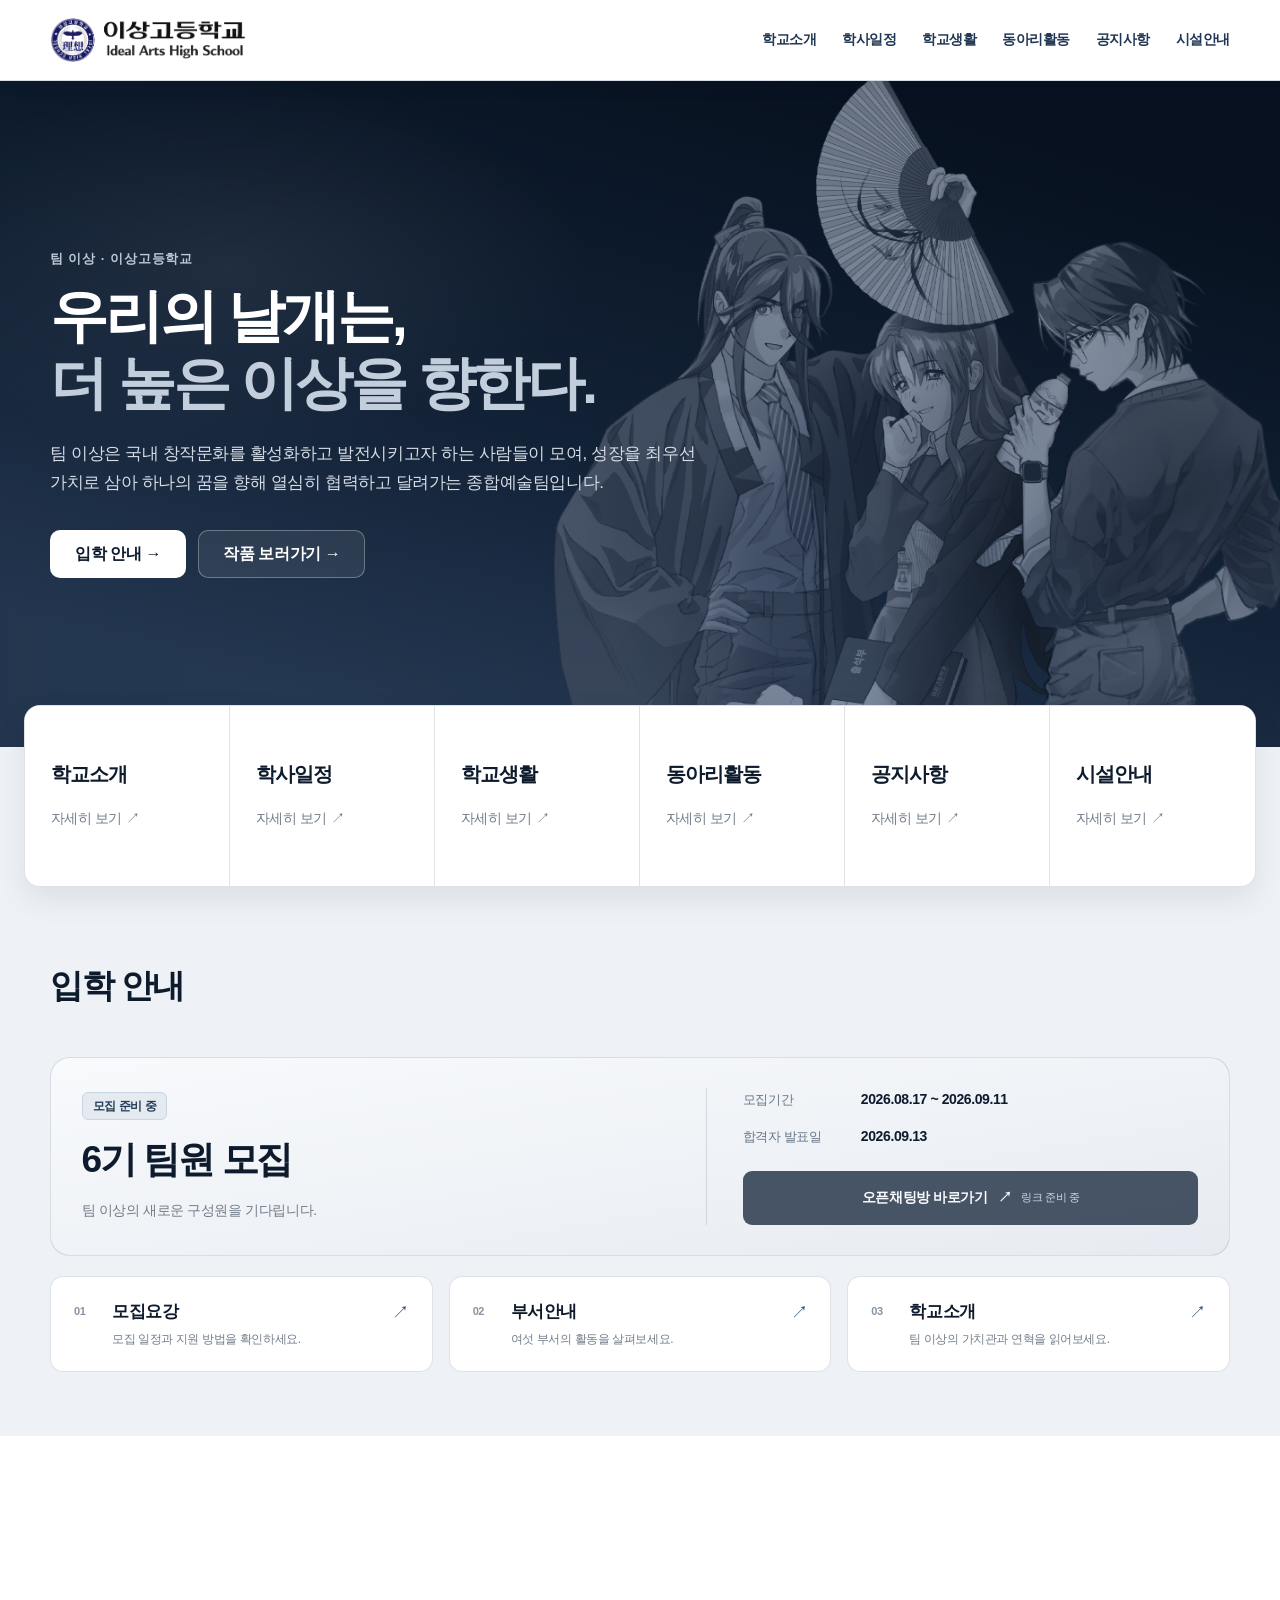
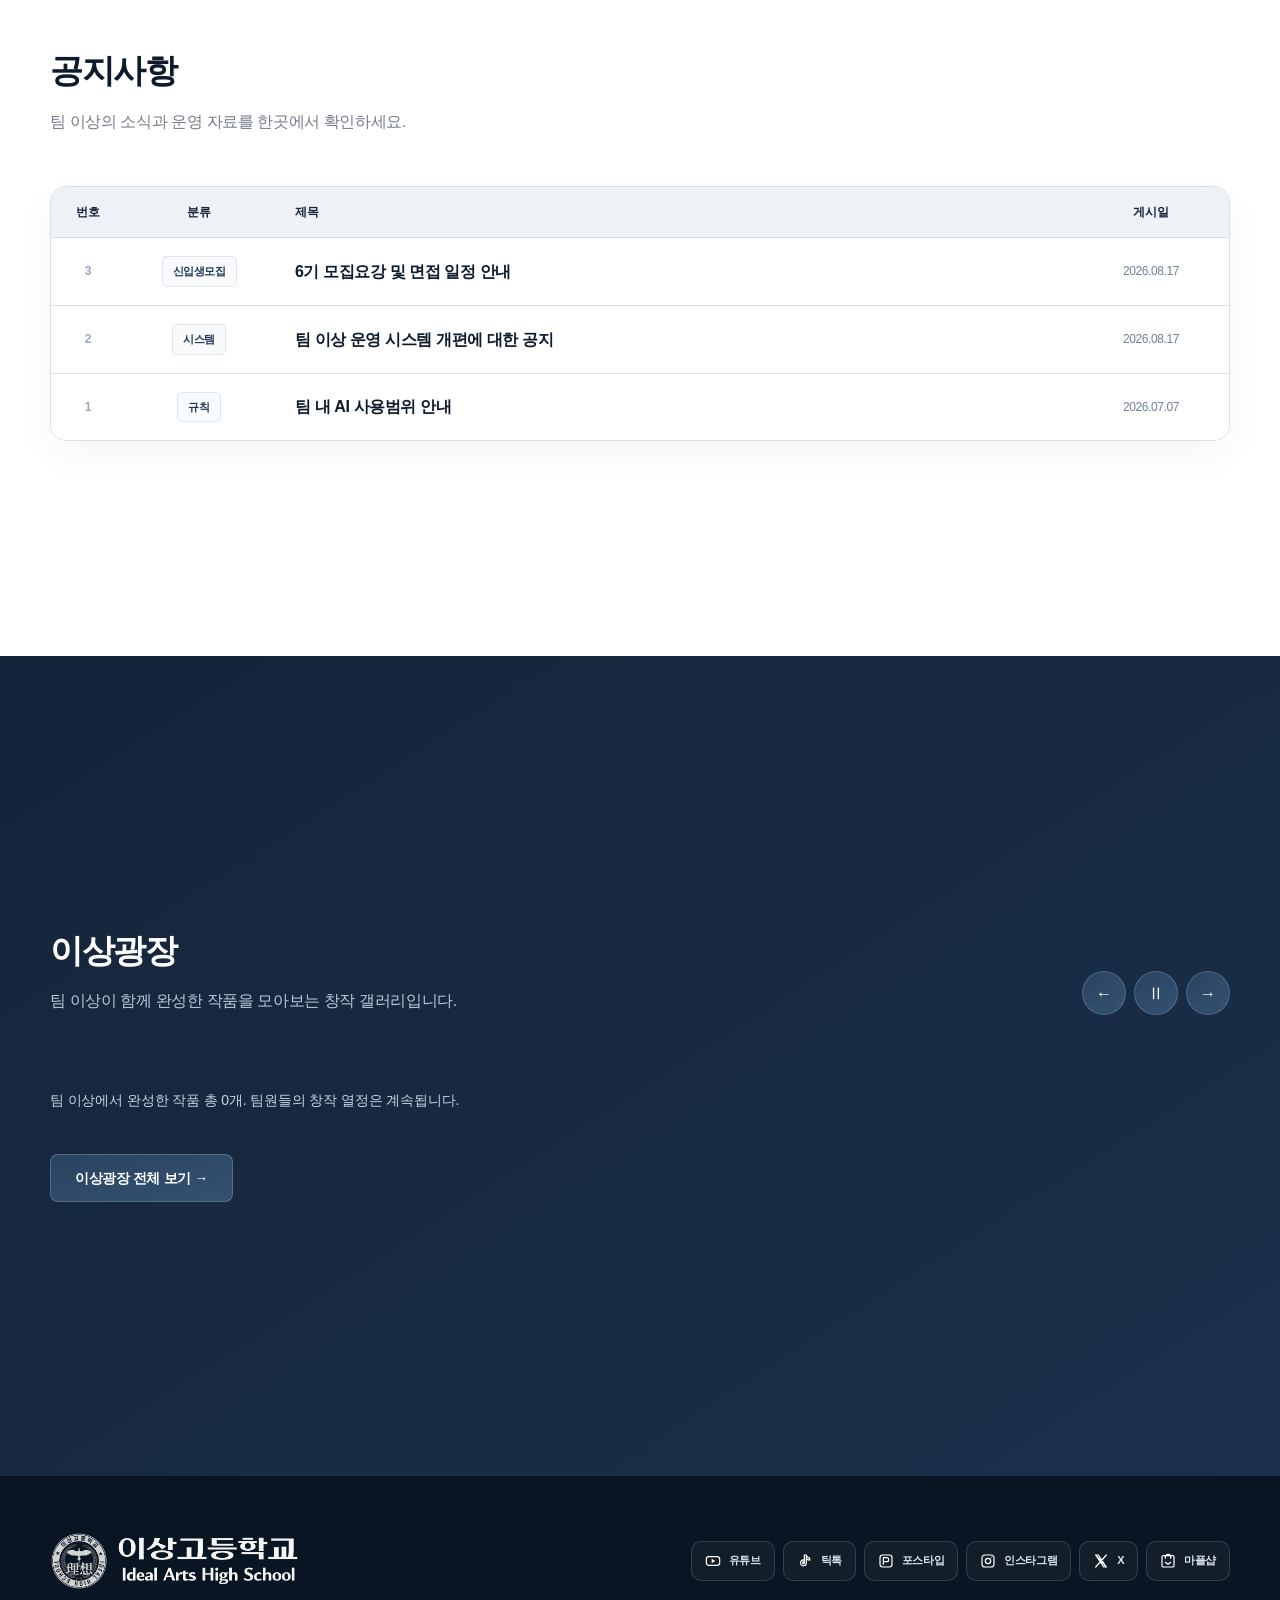
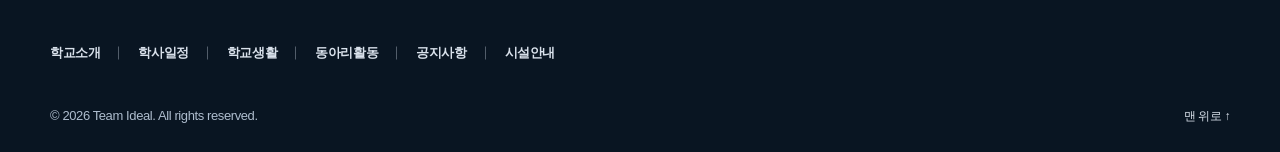
<file: index.html>
<!-- 메인홈 -->
<!doctype html>

<html lang="ko">
<head><meta charset="utf-8"/><meta content="width=device-width, initial-scale=1" name="viewport"/><meta content="#14243a" name="theme-color"/><meta content="팀 이상, 이상고등학교 홈페이지입니다." name="description"/><title>이상고등학교 | 팀 이상</title><link href="https://ideal.sen.hs.io.kr/" rel="canonical"/><link href="./favicon.ico?v=94d53b0c2378" rel="icon" sizes="any" type="image/x-icon"/><link href="./favicon-16.png?v=94d53b0c2378" rel="icon" sizes="16x16" type="image/png"/><link href="./favicon-32.png?v=94d53b0c2378" rel="icon" sizes="32x32" type="image/png"/><link href="./apple-touch-icon.png?v=94d53b0c2378" rel="apple-touch-icon" sizes="180x180"/><meta content="ko_KR" property="og:locale"/><meta content="이상고등학교" property="og:site_name"/><meta content="website" property="og:type"/><meta content="이상고등학교 | 팀 이상" property="og:title"/><meta content="팀 이상, 이상고등학교 홈페이지입니다." property="og:description"/><meta content="https://ideal.sen.hs.io.kr/" property="og:url"/><meta content="https://ideal.sen.hs.io.kr/assets/thumbnail-illustration.webp" property="og:image"/><meta content="summary_large_image" name="twitter:card"/><link as="image" fetchpriority="high" href="./assets/main-illustration.webp?v=c45fc70acdb8" rel="preload" type="image/webp"/><script type="application/ld+json">{"@context": "https://schema.org", "@type": "WebSite", "name": "이상고등학교", "alternateName": "팀 이상", "url": "https://ideal.sen.hs.io.kr/", "inLanguage": "ko-KR"}</script><link href="./site.css?v=20260923-clubspacing3" rel="stylesheet"/><link href="./home-layout.css?v=20260922-uxui1" rel="stylesheet"/><script defer="True" src="./fallback-content.js?v=20260923-rulesync1"></script><script defer="True" src="./config.js?v=20260923-rulesync1"></script><script defer="True" src="./sheets-loader.js?v=20260923-rulesync1"></script><script defer="True" src="./site.js?v=20260923-rulesync1"></script><script defer="True" src="./home-scroll.js?v=20260910-cms3"></script></head>
<body data-page="home" id="top">
<!-- 본문 바로가기 -->
<a class="skip" href="#main">본문 바로가기</a>
<!-- 상단 헤더 -->
<div id="site-header"></div>
<!-- 메인 콘텐츠 -->
<main id="main"><section class="section"><div class="container"><h1>이상고등학교</h1><p>팀 이상의 창작 활동, 신입생 모집과 공지사항을 안내합니다.</p><a class="button button-soft" href="index.html">홈으로 이동</a></div></section><noscript><nav aria-label="사이트 메뉴"><a href="index.html">홈</a> · <a href="about.html">학교소개</a> · <a href="calendar.html">학사일정</a> · <a href="life.html">학교생활</a> · <a href="clubs.html">동아리활동</a> · <a href="index.html#notices">공지사항</a> · <a href="facilities.html">시설안내</a> · <a href="gallery.html">이상광장</a> · </nav></noscript></main>
<!-- 하단 푸터 -->
<div id="site-footer"></div>
<div aria-live="polite" class="sr-only" id="content-status" role="status"></div></body>
</html>
</file>
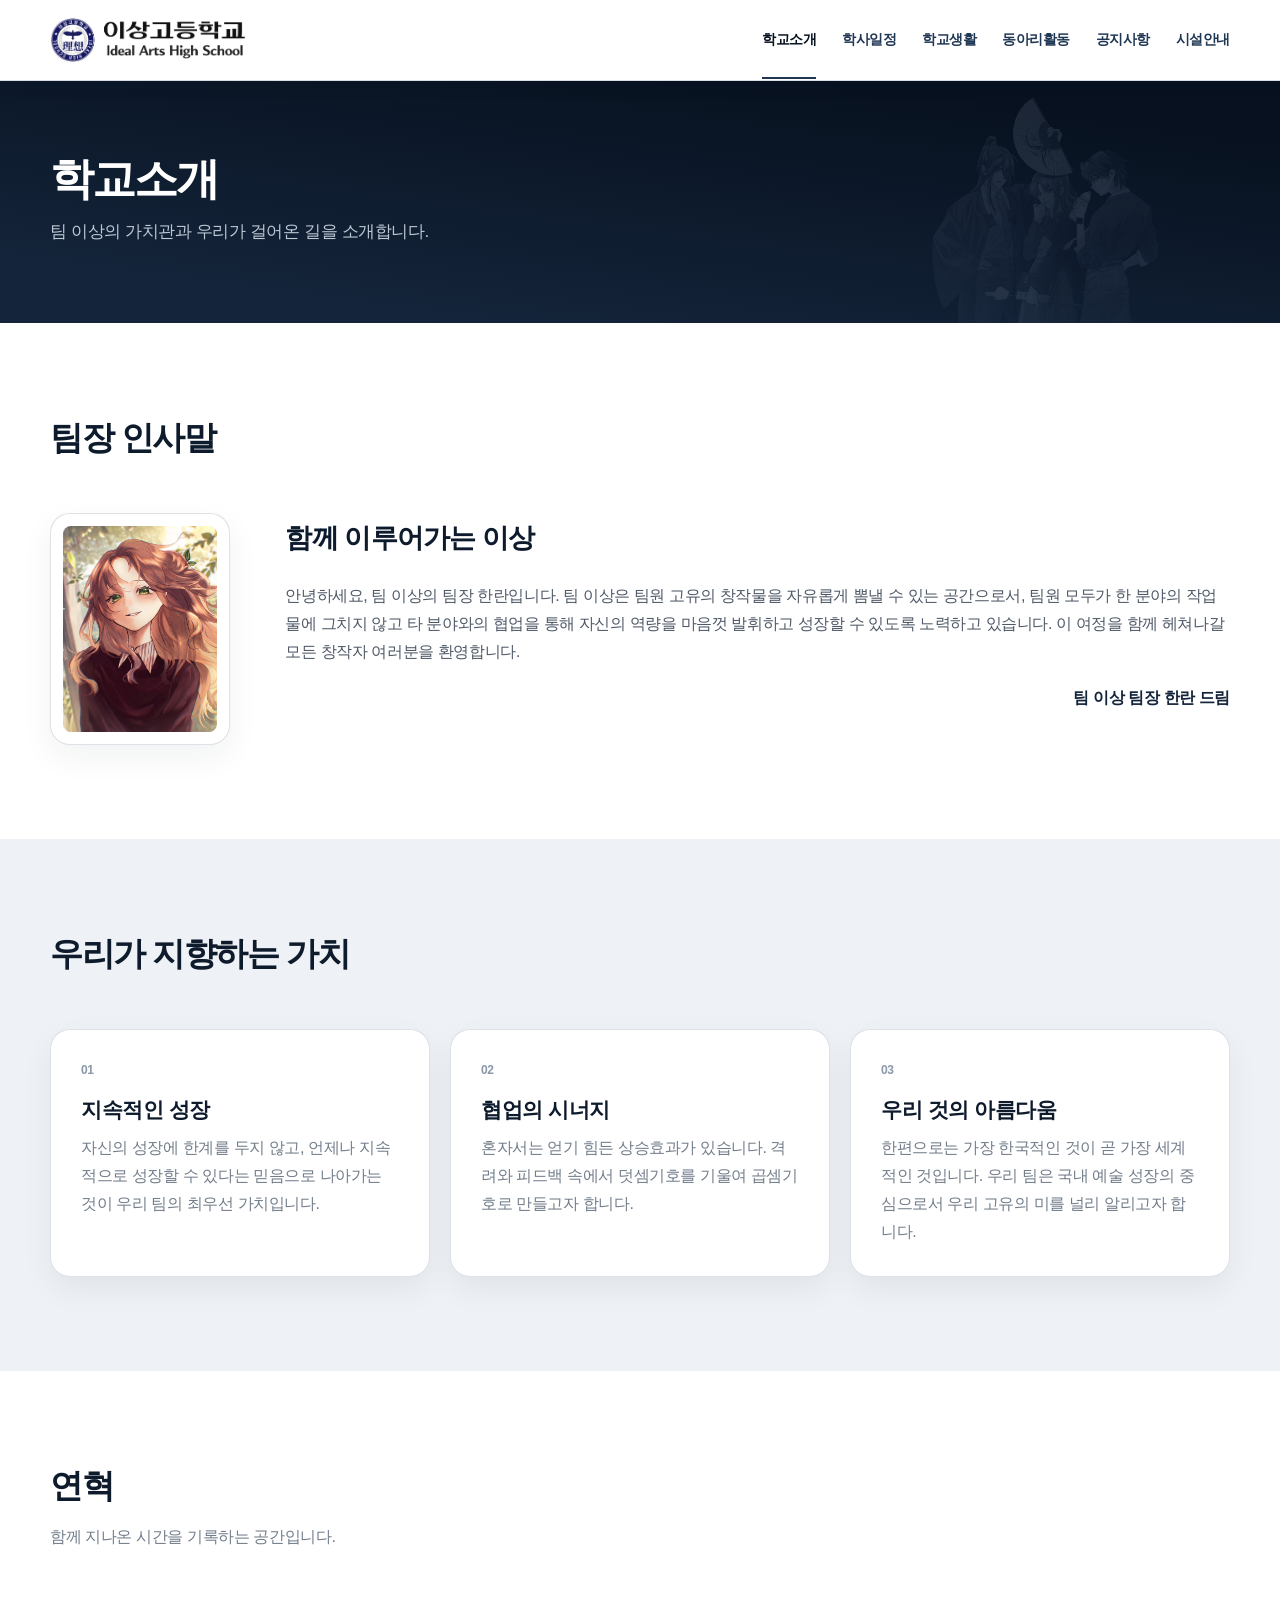
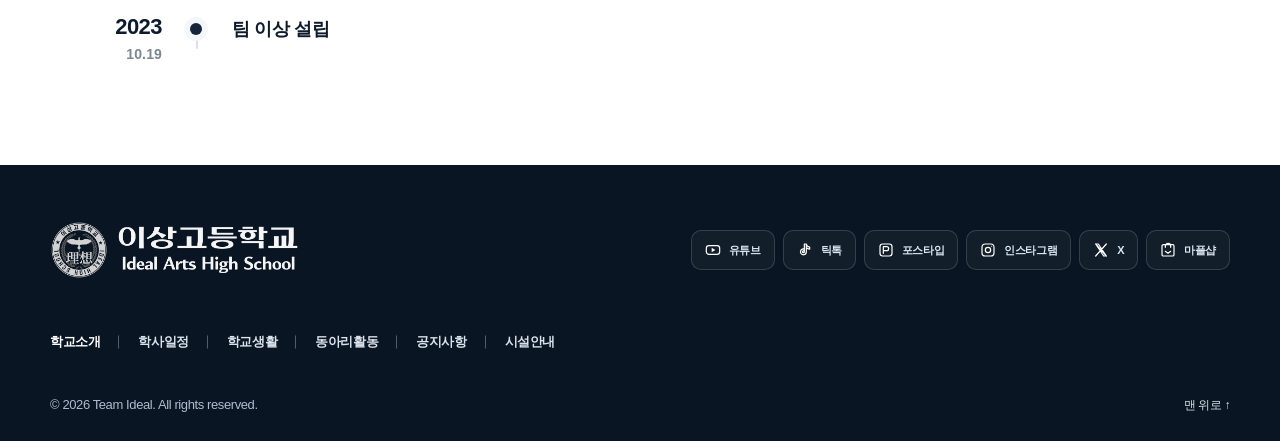
<file: about.html>
<!-- 학교소개 -->
<!doctype html>

<html lang="ko">
<head><meta charset="utf-8"/><meta content="width=device-width, initial-scale=1" name="viewport"/><meta content="#14243a" name="theme-color"/><meta content="팀 이상의 가치관과 팀장 인사말, 연혁을 소개합니다." name="description"/><title>학교소개 | 이상고등학교</title><link href="https://ideal.sen.hs.io.kr/about.html" rel="canonical"/><link href="./favicon.ico?v=94d53b0c2378" rel="icon" sizes="any" type="image/x-icon"/><link href="./favicon-16.png?v=94d53b0c2378" rel="icon" sizes="16x16" type="image/png"/><link href="./favicon-32.png?v=94d53b0c2378" rel="icon" sizes="32x32" type="image/png"/><link href="./apple-touch-icon.png?v=94d53b0c2378" rel="apple-touch-icon" sizes="180x180"/><meta content="ko_KR" property="og:locale"/><meta content="이상고등학교" property="og:site_name"/><meta content="website" property="og:type"/><meta content="학교소개 | 이상고등학교" property="og:title"/><meta content="팀 이상의 가치관과 팀장 인사말, 연혁을 소개합니다." property="og:description"/><meta content="https://ideal.sen.hs.io.kr/about.html" property="og:url"/><meta content="https://ideal.sen.hs.io.kr/assets/main-illustration.webp" property="og:image"/><meta content="summary_large_image" name="twitter:card"/><link href="./site.css?v=20260923-clubspacing3" rel="stylesheet"/><script defer="True" src="./fallback-content.js?v=20260923-rulesync1"></script><script defer="True" src="./config.js?v=20260923-rulesync1"></script><script defer="True" src="./sheets-loader.js?v=20260923-rulesync1"></script><script defer="True" src="./site.js?v=20260923-rulesync1"></script></head>
<body data-page="about" id="top">
<!-- 본문 바로가기 -->
<a class="skip" href="#main">본문 바로가기</a>
<!-- 상단 헤더 -->
<div id="site-header"></div>
<!-- 학교소개 콘텐츠 -->
<main id="main"><section class="section"><div class="container"><h1>학교소개</h1><p>팀 이상의 가치관과 연혁을 소개합니다.</p><a class="button button-soft" href="index.html">홈으로 이동</a></div></section><noscript><nav aria-label="사이트 메뉴"><a href="index.html">홈</a> · <a href="about.html">학교소개</a> · <a href="calendar.html">학사일정</a> · <a href="life.html">학교생활</a> · <a href="clubs.html">동아리활동</a> · <a href="index.html#notices">공지사항</a> · <a href="facilities.html">시설안내</a> · <a href="gallery.html">이상광장</a> · </nav></noscript></main>
<!-- 하단 푸터 -->
<div id="site-footer"></div>
<div aria-live="polite" class="sr-only" id="content-status" role="status"></div></body>
</html>
</file>
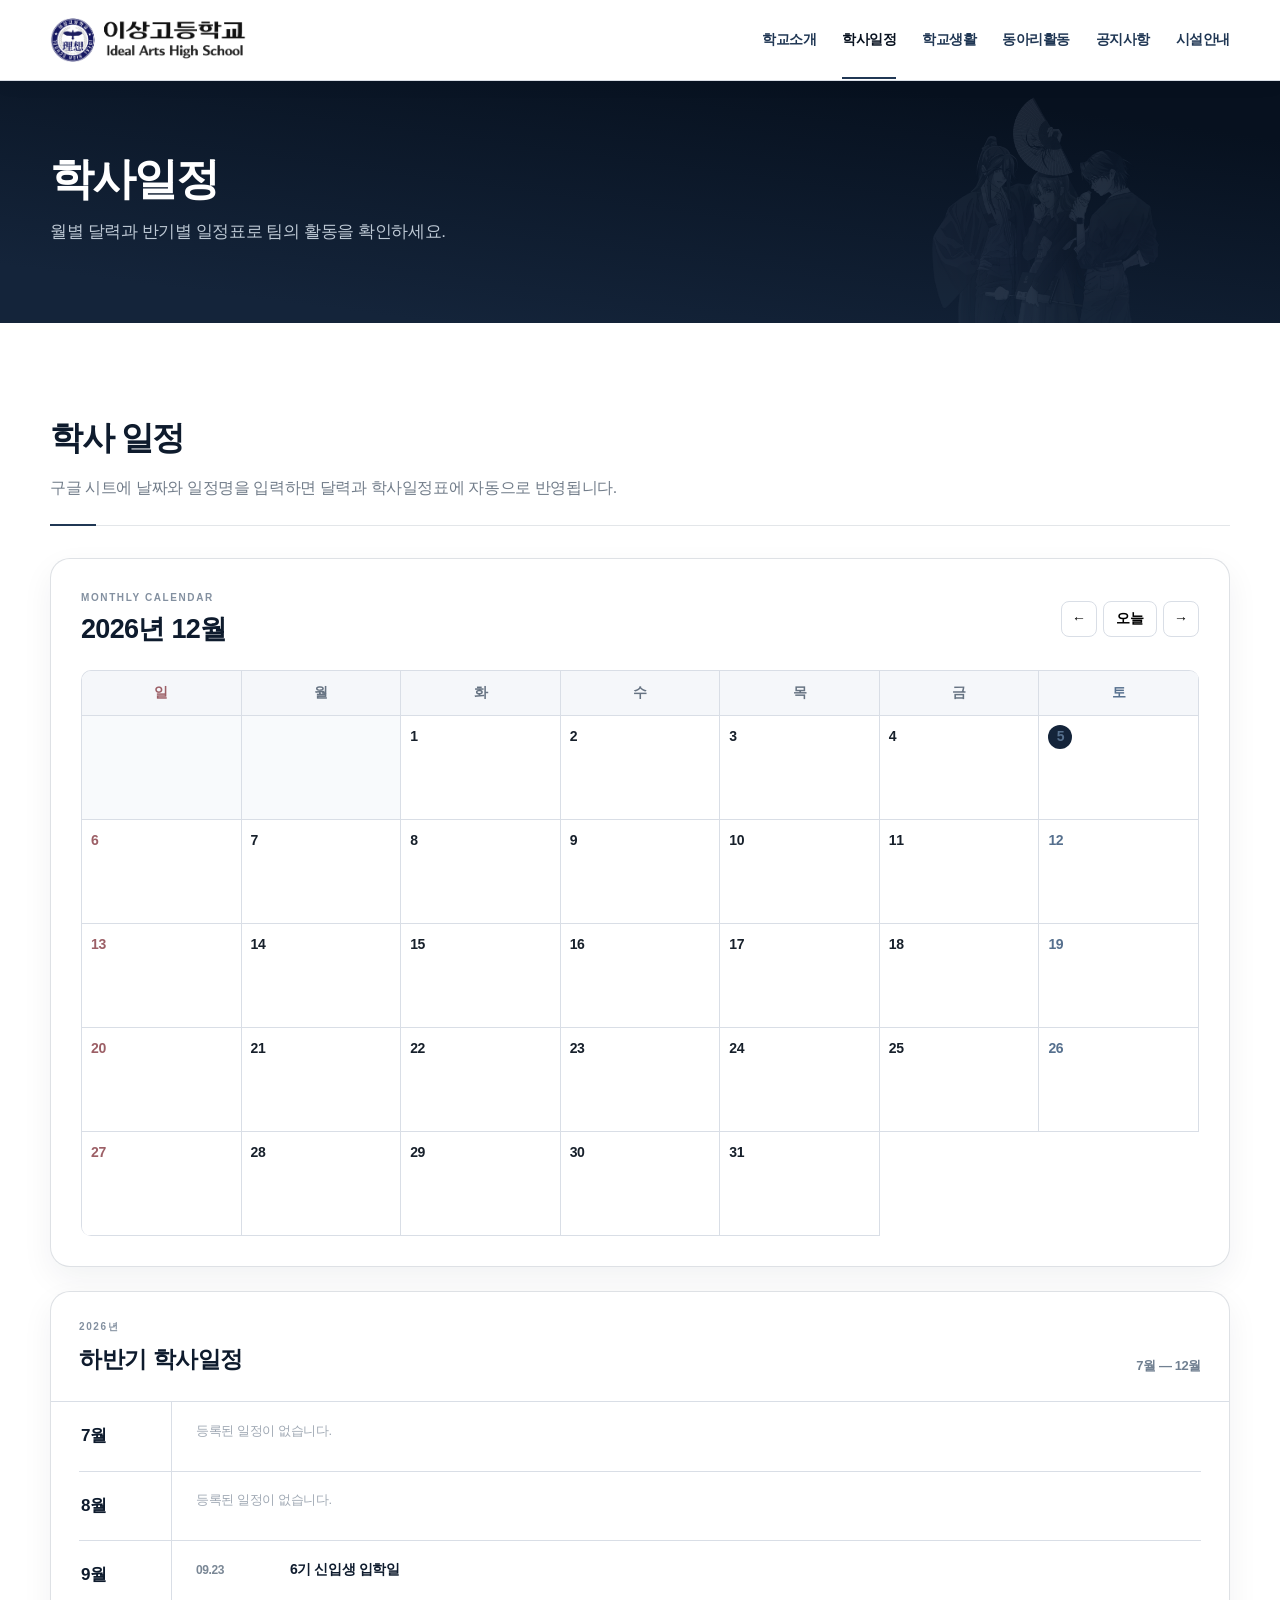
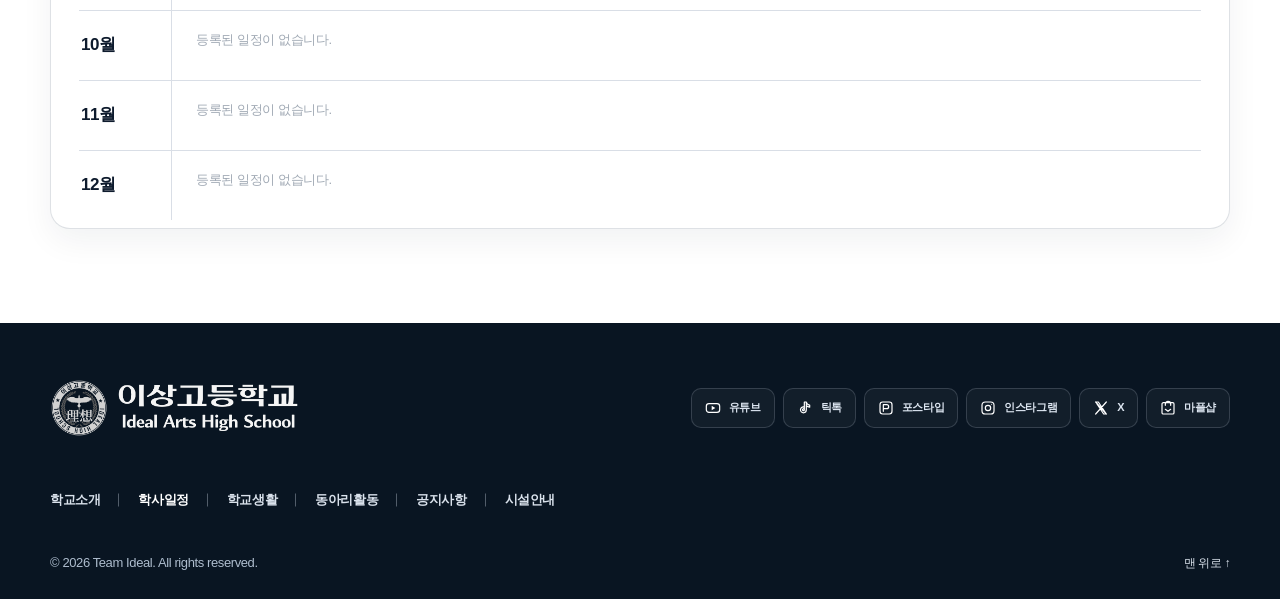
<file: calendar.html>
<!-- 학사일정 페이지 -->
<!doctype html>

<html lang="ko">
<head><meta charset="utf-8"/><meta content="width=device-width, initial-scale=1" name="viewport"/><meta content="#14243a" name="theme-color"/><meta content="이상고등학교의 월별 달력과 반기별 학사일정을 확인하세요." name="description"/><title>학사일정 | 이상고등학교</title><link href="https://ideal.sen.hs.io.kr/calendar.html" rel="canonical"/><link href="./favicon.ico?v=94d53b0c2378" rel="icon" sizes="any" type="image/x-icon"/><link href="./favicon-16.png?v=94d53b0c2378" rel="icon" sizes="16x16" type="image/png"/><link href="./favicon-32.png?v=94d53b0c2378" rel="icon" sizes="32x32" type="image/png"/><link href="./apple-touch-icon.png?v=94d53b0c2378" rel="apple-touch-icon" sizes="180x180"/><meta content="ko_KR" property="og:locale"/><meta content="이상고등학교" property="og:site_name"/><meta content="website" property="og:type"/><meta content="학사일정 | 이상고등학교" property="og:title"/><meta content="이상고등학교의 월별 달력과 반기별 학사일정을 확인하세요." property="og:description"/><meta content="https://ideal.sen.hs.io.kr/calendar.html" property="og:url"/><meta content="https://ideal.sen.hs.io.kr/assets/main-illustration.webp" property="og:image"/><meta content="summary_large_image" name="twitter:card"/><link href="./site.css?v=20260923-clubspacing3" rel="stylesheet"/><script defer="True" src="./fallback-content.js?v=20260923-rulesync1"></script><script defer="True" src="./config.js?v=20260923-rulesync1"></script><script defer="True" src="./sheets-loader.js?v=20260923-rulesync1"></script><script defer="True" src="./site.js?v=20260923-rulesync1"></script></head>
<body data-page="calendar" id="top">
<!-- 본문 바로가기 -->
<a class="skip" href="#main">본문 바로가기</a>
<!-- 상단 헤더 -->
<div id="site-header"></div>
<!-- 학사일정 콘텐츠 -->
<main id="main"><section class="section"><div class="container"><h1>학사일정</h1><p>월별 달력과 일정표를 불러오고 있습니다.</p><a class="button button-soft" href="index.html">홈으로 이동</a></div></section><noscript><nav aria-label="사이트 메뉴"><a href="index.html">홈</a> · <a href="about.html">학교소개</a> · <a href="calendar.html">학사일정</a> · <a href="life.html">학교생활</a> · <a href="clubs.html">동아리활동</a> · <a href="index.html#notices">공지사항</a> · <a href="facilities.html">시설안내</a> · <a href="gallery.html">이상광장</a> · </nav></noscript></main>
<!-- 하단 푸터 -->
<div id="site-footer"></div>
<div aria-live="polite" class="sr-only" id="content-status" role="status"></div></body>
</html>
</file>
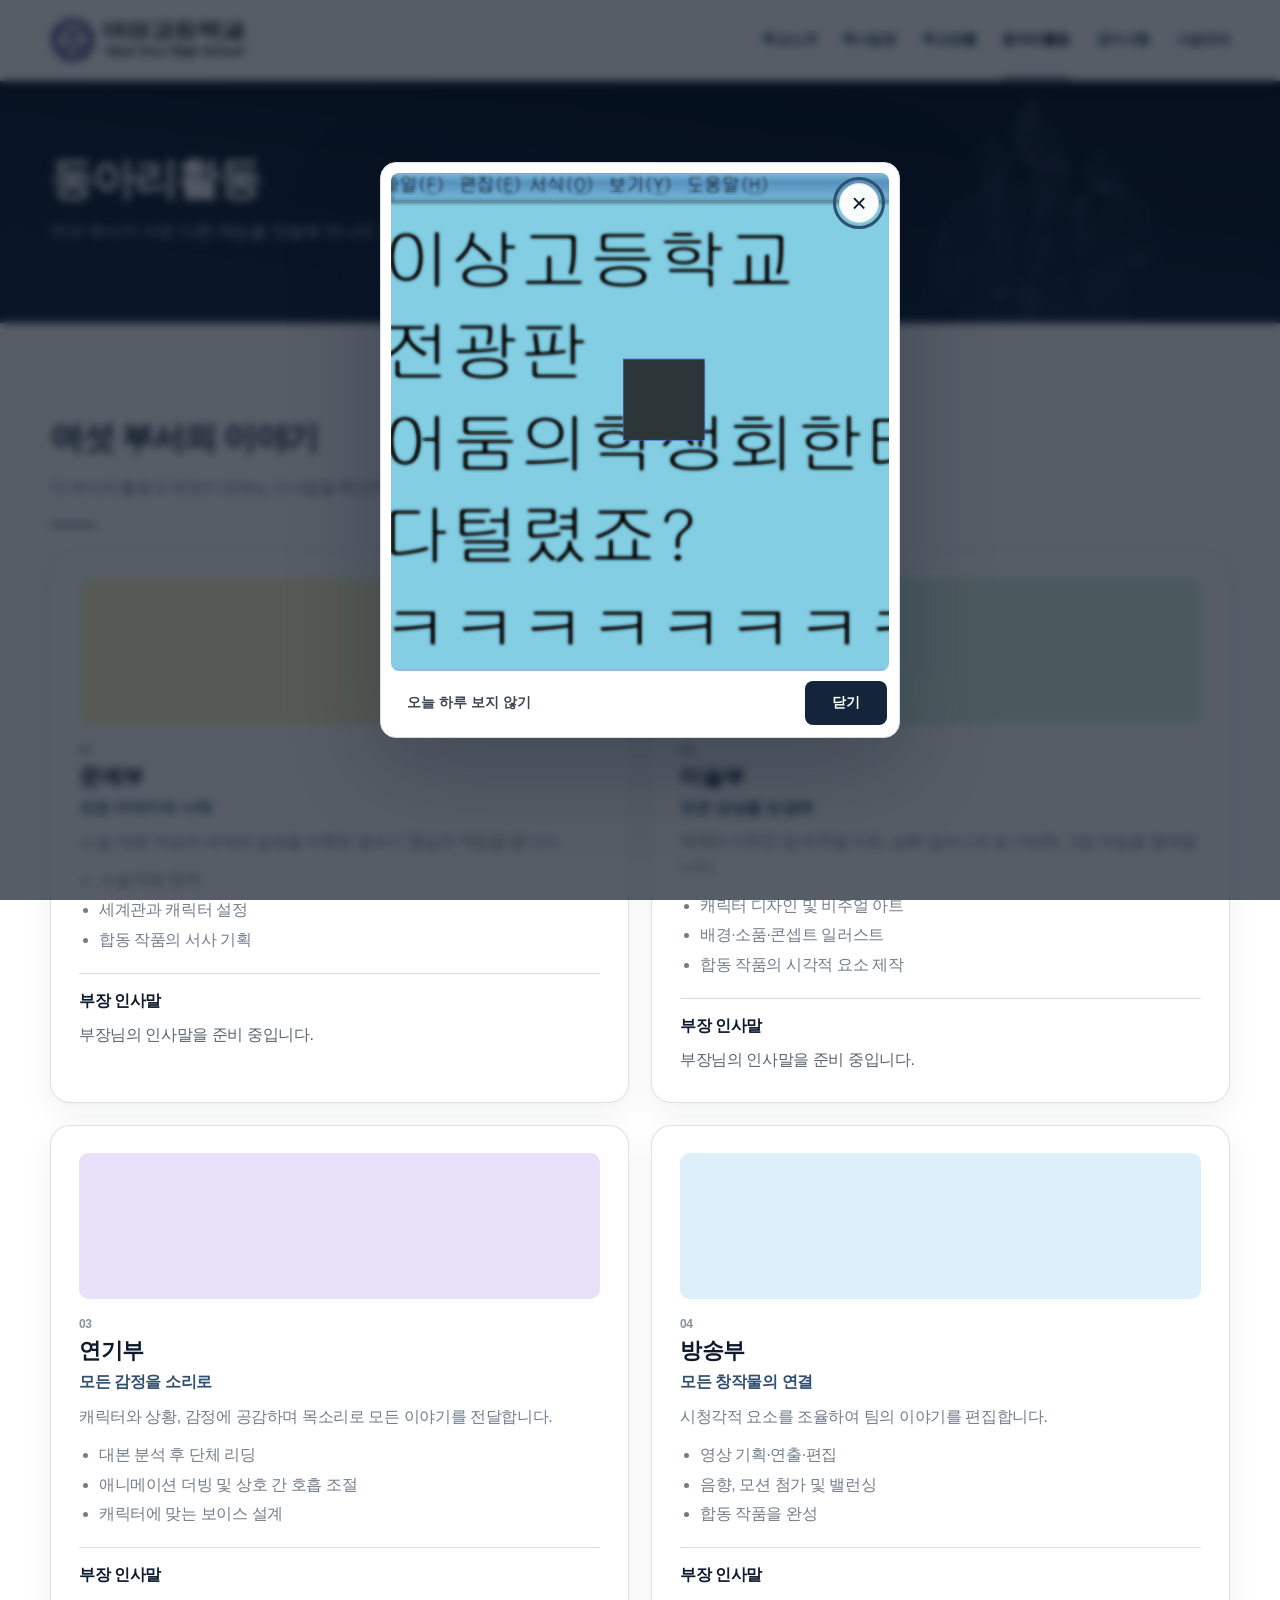
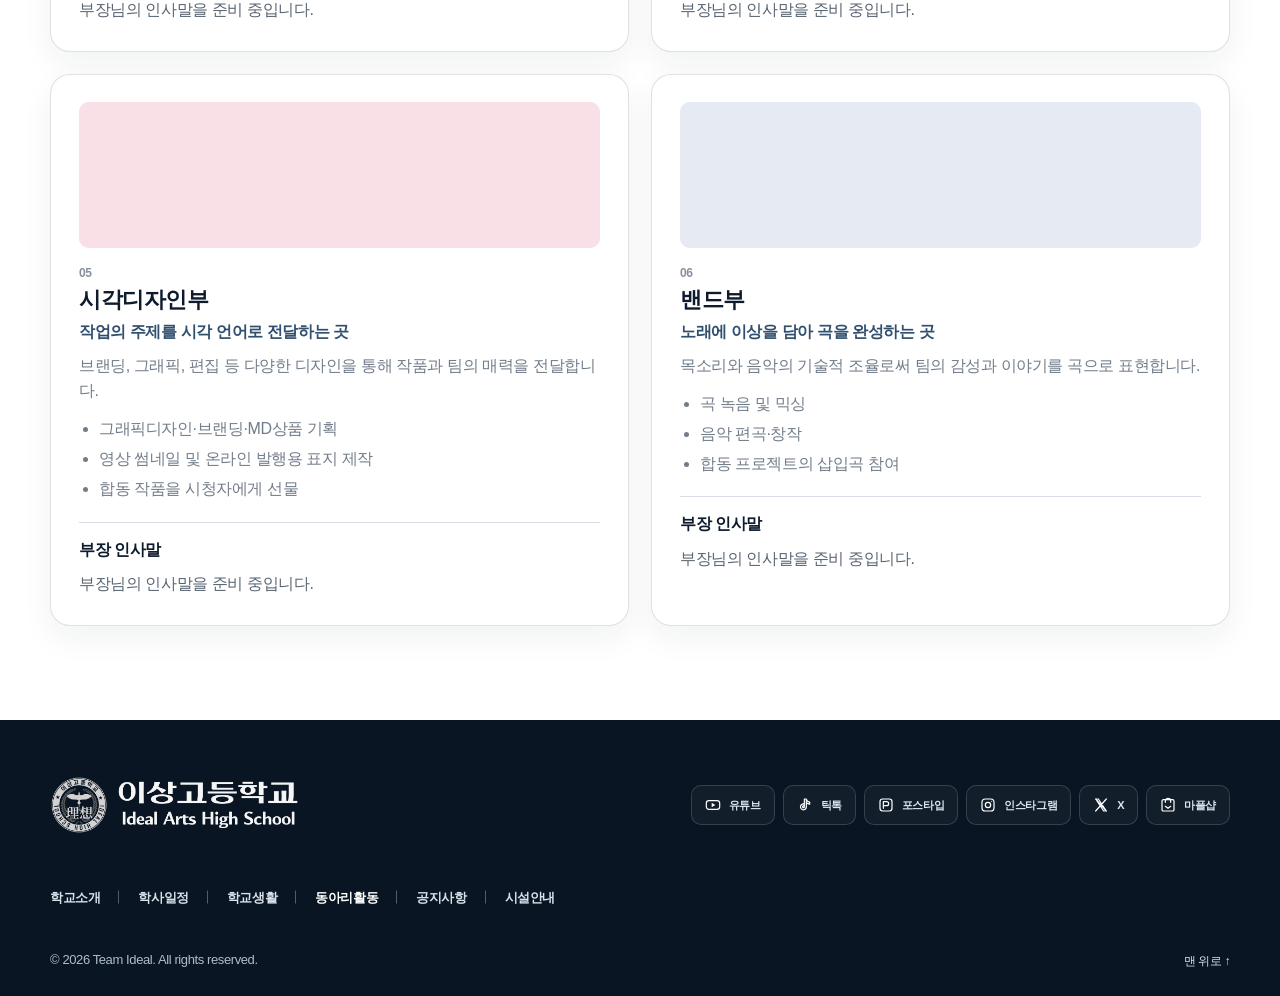
<file: clubs.html>
<!-- 동아리활동 페이지 -->
<!doctype html>

<html lang="ko">
<head><meta charset="utf-8"/><meta content="width=device-width, initial-scale=1" name="viewport"/><meta content="#14243a" name="theme-color"/><meta content="문예부, 미술부, 연기부, 방송부, 시각디자인부, 밴드부의 활동을 소개합니다." name="description"/><title>동아리활동 | 이상고등학교</title><link href="https://ideal.sen.hs.io.kr/clubs.html" rel="canonical"/><link href="./favicon.ico?v=94d53b0c2378" rel="icon" sizes="any" type="image/x-icon"/><link href="./favicon-16.png?v=94d53b0c2378" rel="icon" sizes="16x16" type="image/png"/><link href="./favicon-32.png?v=94d53b0c2378" rel="icon" sizes="32x32" type="image/png"/><link href="./apple-touch-icon.png?v=94d53b0c2378" rel="apple-touch-icon" sizes="180x180"/><meta content="ko_KR" property="og:locale"/><meta content="이상고등학교" property="og:site_name"/><meta content="website" property="og:type"/><meta content="동아리활동 | 이상고등학교" property="og:title"/><meta content="문예부, 미술부, 연기부, 방송부, 시각디자인부, 밴드부의 활동을 소개합니다." property="og:description"/><meta content="https://ideal.sen.hs.io.kr/clubs.html" property="og:url"/><meta content="https://ideal.sen.hs.io.kr/assets/main-illustration.webp" property="og:image"/><meta content="summary_large_image" name="twitter:card"/><link href="./site.css?v=20260923-clubspacing3" rel="stylesheet"/><script defer="True" src="./fallback-content.js?v=20260923-rulesync1"></script><script defer="True" src="./config.js?v=20260923-rulesync1"></script><script defer="True" src="./sheets-loader.js?v=20260923-rulesync1"></script><script defer="True" src="./clubs-popup.js?v=20260910-cms3"></script><script defer="True" src="./site.js?v=20260923-rulesync1"></script></head>
<body data-page="clubs" id="top">
<!-- 본문 바로가기 -->
<a class="skip" href="#main">본문 바로가기</a>
<!-- 상단 헤더 -->
<div id="site-header"></div>
<!-- 동아리활동 콘텐츠 -->
<main id="main"><section class="section"><div class="container"><h1>동아리활동</h1><p>여섯 부서의 활동을 소개합니다.</p><a class="button button-soft" href="index.html">홈으로 이동</a></div></section><noscript><nav aria-label="사이트 메뉴"><a href="index.html">홈</a> · <a href="about.html">학교소개</a> · <a href="calendar.html">학사일정</a> · <a href="life.html">학교생활</a> · <a href="clubs.html">동아리활동</a> · <a href="index.html#notices">공지사항</a> · <a href="facilities.html">시설안내</a> · <a href="gallery.html">이상광장</a> · </nav></noscript></main>
<!-- 하단 푸터 -->
<div id="site-footer"></div>
<div aria-live="polite" class="sr-only" id="content-status" role="status"></div></body>
</html>
</file>
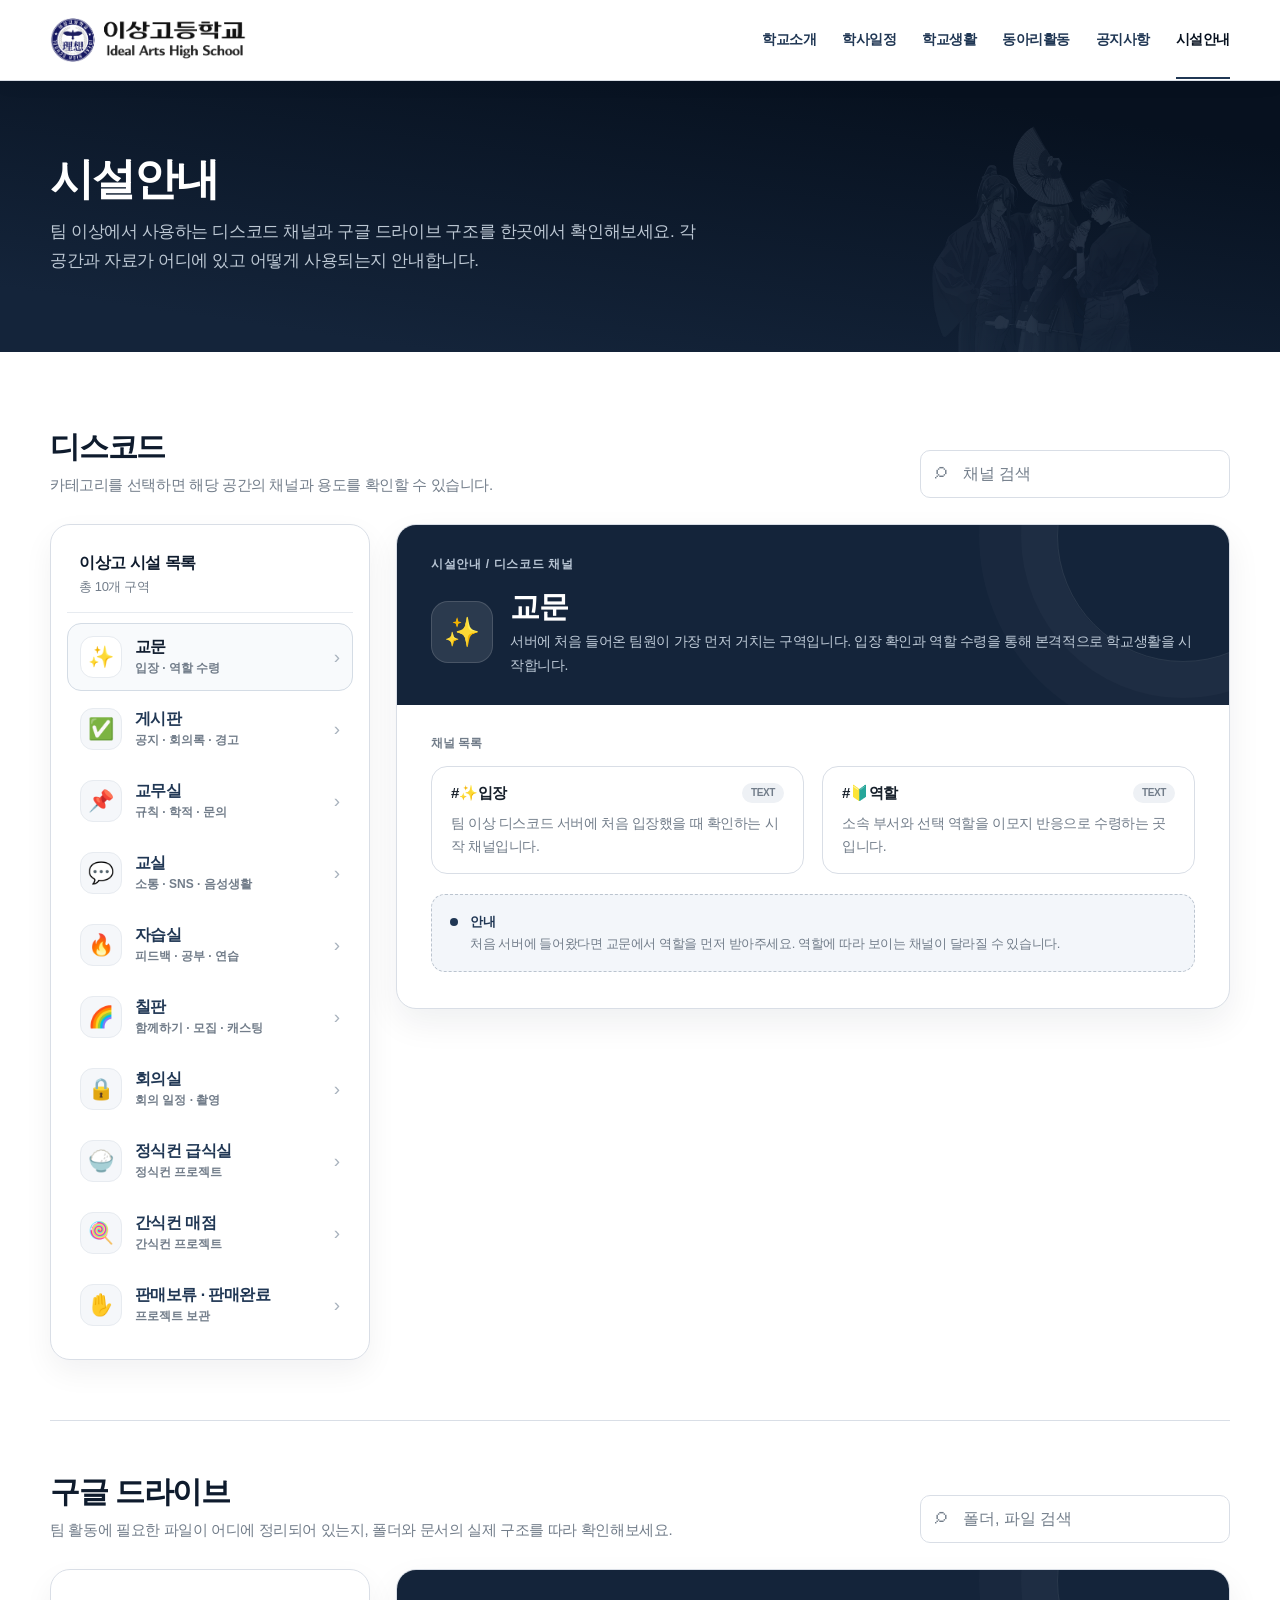
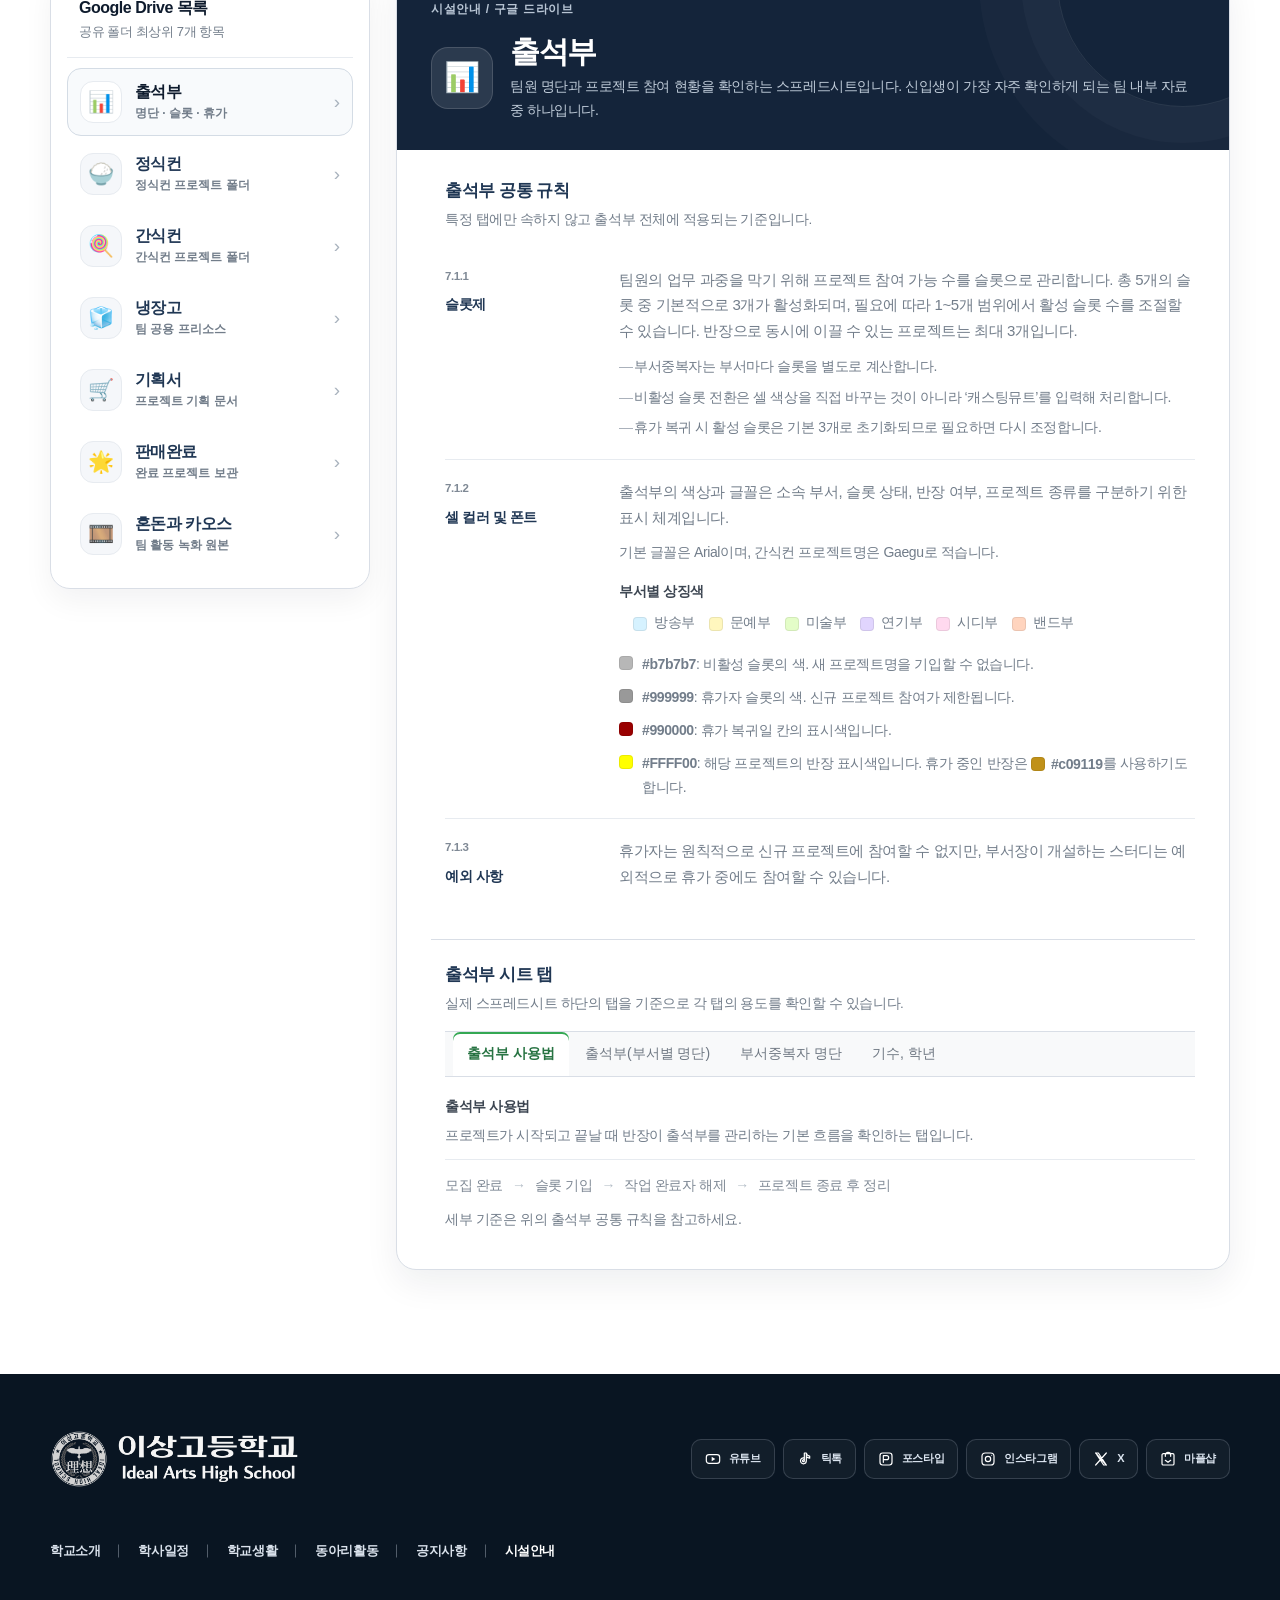
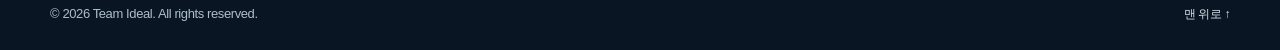
<file: facilities.html>
<!doctype html>
<html lang="ko">
<head>
<meta charset="utf-8"/>
<meta name="viewport" content="width=device-width, initial-scale=1"/>
<meta name="theme-color" content="#14243a"/>
<meta name="description" content="팀 이상에서 사용하는 디스코드 채널과 구글 드라이브 구조를 안내합니다."/>
<title>시설안내 | 이상고등학교</title>
<link rel="canonical" href="https://ideal.sen.hs.io.kr/facilities.html"/>
<link rel="icon" sizes="any" type="image/x-icon" href="./favicon.ico?v=94d53b0c2378"/>
<link rel="icon" sizes="16x16" type="image/png" href="./favicon-16.png?v=94d53b0c2378"/>
<link rel="icon" sizes="32x32" type="image/png" href="./favicon-32.png?v=94d53b0c2378"/>
<link rel="apple-touch-icon" sizes="180x180" href="./apple-touch-icon.png?v=94d53b0c2378"/>
<meta property="og:locale" content="ko_KR"/>
<meta property="og:site_name" content="이상고등학교"/>
<meta property="og:type" content="website"/>
<meta property="og:title" content="시설안내 | 이상고등학교"/>
<meta property="og:description" content="팀 이상에서 사용하는 디스코드 채널과 구글 드라이브 구조를 안내합니다."/>
<meta property="og:url" content="https://ideal.sen.hs.io.kr/facilities.html"/>
<meta property="og:image" content="https://ideal.sen.hs.io.kr/assets/main-illustration.webp"/>
<meta name="twitter:card" content="summary_large_image"/>
<link rel="stylesheet" href="./site.css?v=20260923-clubspacing3"/>
<link rel="stylesheet" href="./facilities.css?v=20260923-uxui2"/>
<script defer src="./fallback-content.js?v=20260923-rulesync1"></script>
<script defer src="./config.js?v=20260923-rulesync1"></script>
<script defer src="./sheets-loader.js?v=20260923-rulesync1"></script>
<script defer src="./site.js?v=20260923-rulesync1"></script>
<script defer src="./facilities.js?v=20260918-facilities1"></script>
</head>
<body data-page="facilities" id="top">
<a class="skip" href="#main">본문 바로가기</a>
<div id="site-header"></div>

<main id="main">
  <section class="page-hero">
    <div class="container">
      <h1>시설안내</h1>
      <p>팀 이상에서 사용하는 디스코드 채널과 구글 드라이브 구조를 한곳에서 확인해보세요. 각 공간과 자료가 어디에 있고 어떻게 사용되는지 안내합니다.</p>
    </div>
  </section>

  <section class="section facilities-section">
    <div class="container facility-guide">
      <div class="facility-toolbar">
        <div>
          <h2>디스코드</h2>
          <p>카테고리를 선택하면 해당 공간의 채널과 용도를 확인할 수 있습니다.</p>
        </div>
        <label class="facility-search"><input id="discordSearchInput" type="search" placeholder="채널 검색" aria-label="디스코드 시설 및 채널 검색"></label>
      </div>

      <section id="discordSearchResults" class="facility-search-results" aria-live="polite">
        <div class="facility-section-label">디스코드 검색 결과</div>
        <div id="discordResultsGrid" class="facility-results-grid"></div>
      </section>

      <div class="facility-layout" id="facilityLayout">
        <aside class="facility-directory" id="directory">
          <div class="facility-directory-head"><b>이상고 시설 목록</b><span>총 10개 구역</span></div>
        </aside>

        <section class="facility-panel" id="panel">
          <div class="facility-panel-top">
            <div class="facility-crumb">시설안내 / 디스코드 채널</div>
            <div class="facility-panel-title">
              <div class="facility-big-ico" id="panelIcon">✨</div>
              <div><h3 id="panelTitle">교문</h3><p id="panelDesc"></p></div>
            </div>
          </div>
          <div class="facility-panel-body">
            <div class="facility-section-label">채널 목록</div>
            <div class="channel-grid" id="channelGrid"></div>
            <div class="facility-note"><span class="dot"></span><div><b>안내</b><br>처음 서버에 들어왔다면 교문에서 역할을 먼저 받아주세요. 역할에 따라 보이는 채널이 달라질 수 있습니다.</div></div>
          </div>
        </section>
      </div>

      <section class="resource-section" id="resourceCenter">
        <div class="facility-toolbar">
          <div>
            <h2>구글 드라이브</h2>
            <p>팀 활동에 필요한 파일이 어디에 정리되어 있는지, 폴더와 문서의 실제 구조를 따라 확인해보세요.</p>
          </div>
          <label class="facility-search"><input id="driveSearchInput" type="search" placeholder="폴더, 파일 검색" aria-label="구글 드라이브 폴더 및 문서 검색"></label>
        </div>

        <section id="driveSearchResults" class="facility-search-results" aria-live="polite">
          <div class="facility-section-label">드라이브 검색 결과</div>
          <div id="driveResultsGrid" class="facility-results-grid"></div>
        </section>

        <div class="facility-layout" id="driveLayout">
          <aside class="facility-directory" id="driveDirectory">
            <div class="facility-directory-head"><b>Google Drive 목록</b><span>공유 폴더 최상위 7개 항목</span></div>
          </aside>

          <section class="facility-panel" id="drivePanel">
            <div class="facility-panel-top">
              <div class="facility-crumb">시설안내 / 구글 드라이브</div>
              <div class="facility-panel-title">
                <div class="facility-big-ico" id="driveIcon">📊</div>
                <div><h3 id="driveTitle">출석부</h3><p id="driveDesc"></p></div>
              </div>
            </div>
            <div class="facility-panel-body">
              <div id="driveContent" class="drive-content"></div>
            </div>
          </section>
        </div>
      </section>
    </div>
  </section>

  <noscript><nav aria-label="사이트 메뉴"><a href="index.html">홈</a> · <a href="about.html">학교소개</a> · <a href="calendar.html">학사일정</a> · <a href="life.html">학교생활</a> · <a href="clubs.html">동아리활동</a> · <a href="index.html#notices">공지사항</a> · <a href="facilities.html">시설안내</a> · <a href="gallery.html">이상광장</a></nav></noscript>
</main>

<div id="site-footer"></div>
<div aria-live="polite" class="sr-only" id="content-status" role="status"></div>
</body>
</html>
</file>
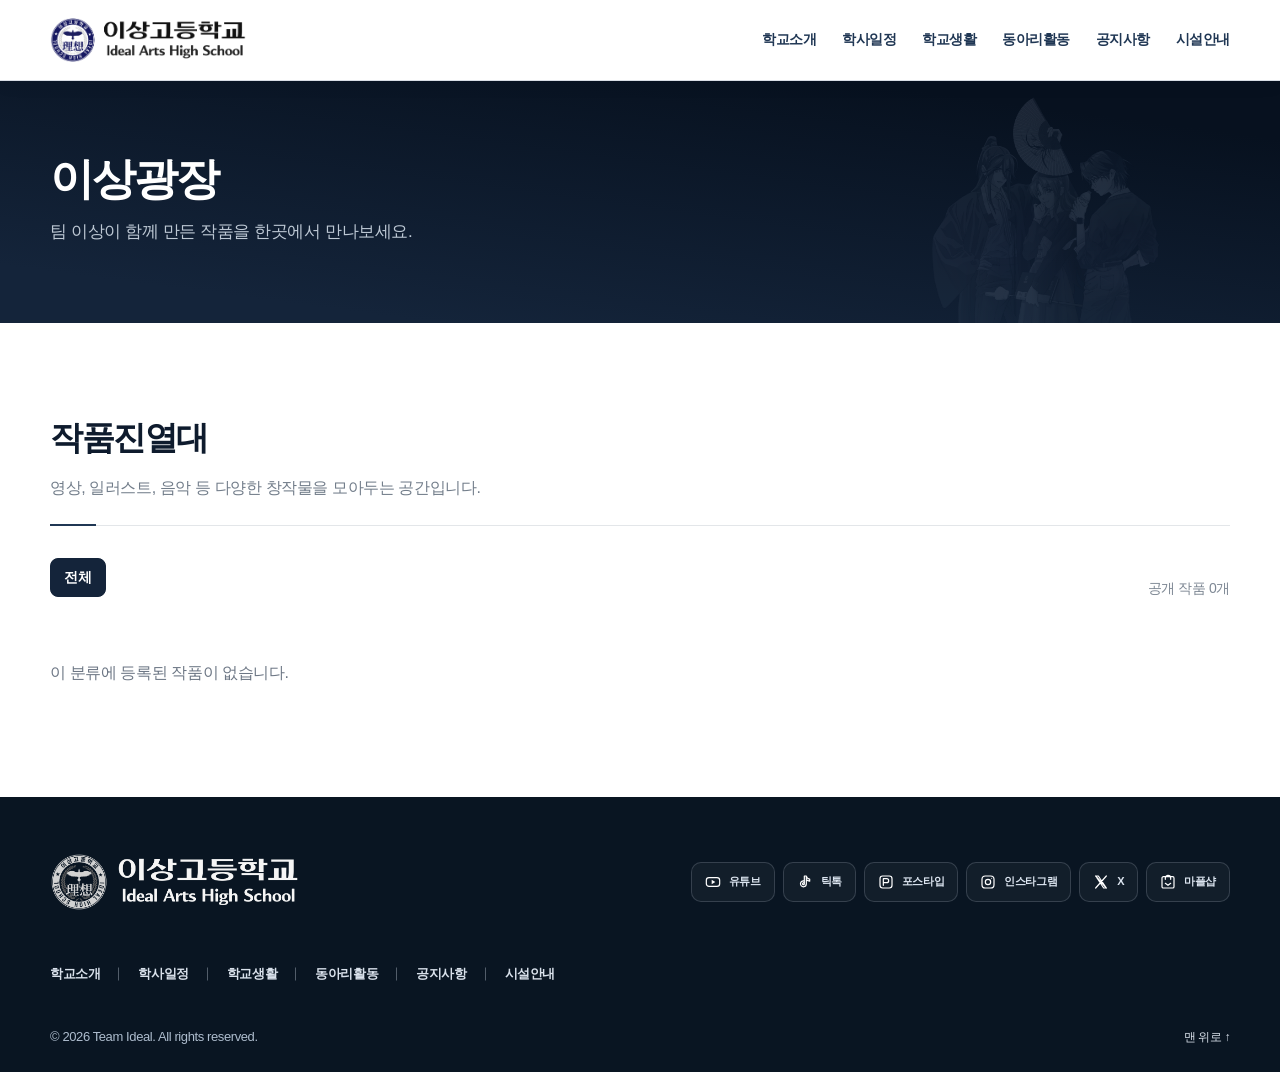
<file: gallery.html>
<!-- 홈_이상광장 -->
<!doctype html>

<html lang="ko">
<head><meta charset="utf-8"/><meta content="width=device-width, initial-scale=1" name="viewport"/><meta content="#14243a" name="theme-color"/><meta content="팀 이상이 함께 만든 영상, 일러스트, 음악 등 다양한 창작 작품을 만나보세요." name="description"/><title>이상광장 | 이상고등학교</title><link href="https://ideal.sen.hs.io.kr/gallery.html" rel="canonical"/><link href="./favicon.ico?v=94d53b0c2378" rel="icon" sizes="any" type="image/x-icon"/><link href="./favicon-16.png?v=94d53b0c2378" rel="icon" sizes="16x16" type="image/png"/><link href="./favicon-32.png?v=94d53b0c2378" rel="icon" sizes="32x32" type="image/png"/><link href="./apple-touch-icon.png?v=94d53b0c2378" rel="apple-touch-icon" sizes="180x180"/><meta content="ko_KR" property="og:locale"/><meta content="이상고등학교" property="og:site_name"/><meta content="website" property="og:type"/><meta content="이상광장 | 이상고등학교" property="og:title"/><meta content="팀 이상이 함께 만든 영상, 일러스트, 음악 등 다양한 창작 작품을 만나보세요." property="og:description"/><meta content="https://ideal.sen.hs.io.kr/gallery.html" property="og:url"/><meta content="https://ideal.sen.hs.io.kr/assets/main-illustration.webp" property="og:image"/><meta content="summary_large_image" name="twitter:card"/><link href="./site.css?v=20260923-clubspacing3" rel="stylesheet"/><script defer="True" src="./fallback-content.js?v=20260923-rulesync1"></script><script defer="True" src="./config.js?v=20260923-rulesync1"></script><script defer="True" src="./sheets-loader.js?v=20260923-rulesync1"></script><script defer="True" src="./site.js?v=20260923-rulesync1"></script></head>
<body data-page="gallery" id="top">
<!-- 본문 바로가기 -->
<a class="skip" href="#main">본문 바로가기</a>
<!-- 상단 헤더 -->
<div id="site-header"></div>
<!-- 이상광장 콘텐츠 -->
<main id="main"><section class="section"><div class="container"><h1>이상광장</h1><p>팀 이상의 창작 작품을 모아보는 공간입니다.</p><a class="button button-soft" href="index.html">홈으로 이동</a></div></section><noscript><nav aria-label="사이트 메뉴"><a href="index.html">홈</a> · <a href="about.html">학교소개</a> · <a href="calendar.html">학사일정</a> · <a href="life.html">학교생활</a> · <a href="clubs.html">동아리활동</a> · <a href="index.html#notices">공지사항</a> · <a href="facilities.html">시설안내</a> · <a href="gallery.html">이상광장</a> · </nav></noscript></main>
<!-- 하단 푸터 -->
<div id="site-footer"></div>
<div aria-live="polite" class="sr-only" id="content-status" role="status"></div></body>
</html>
</file>
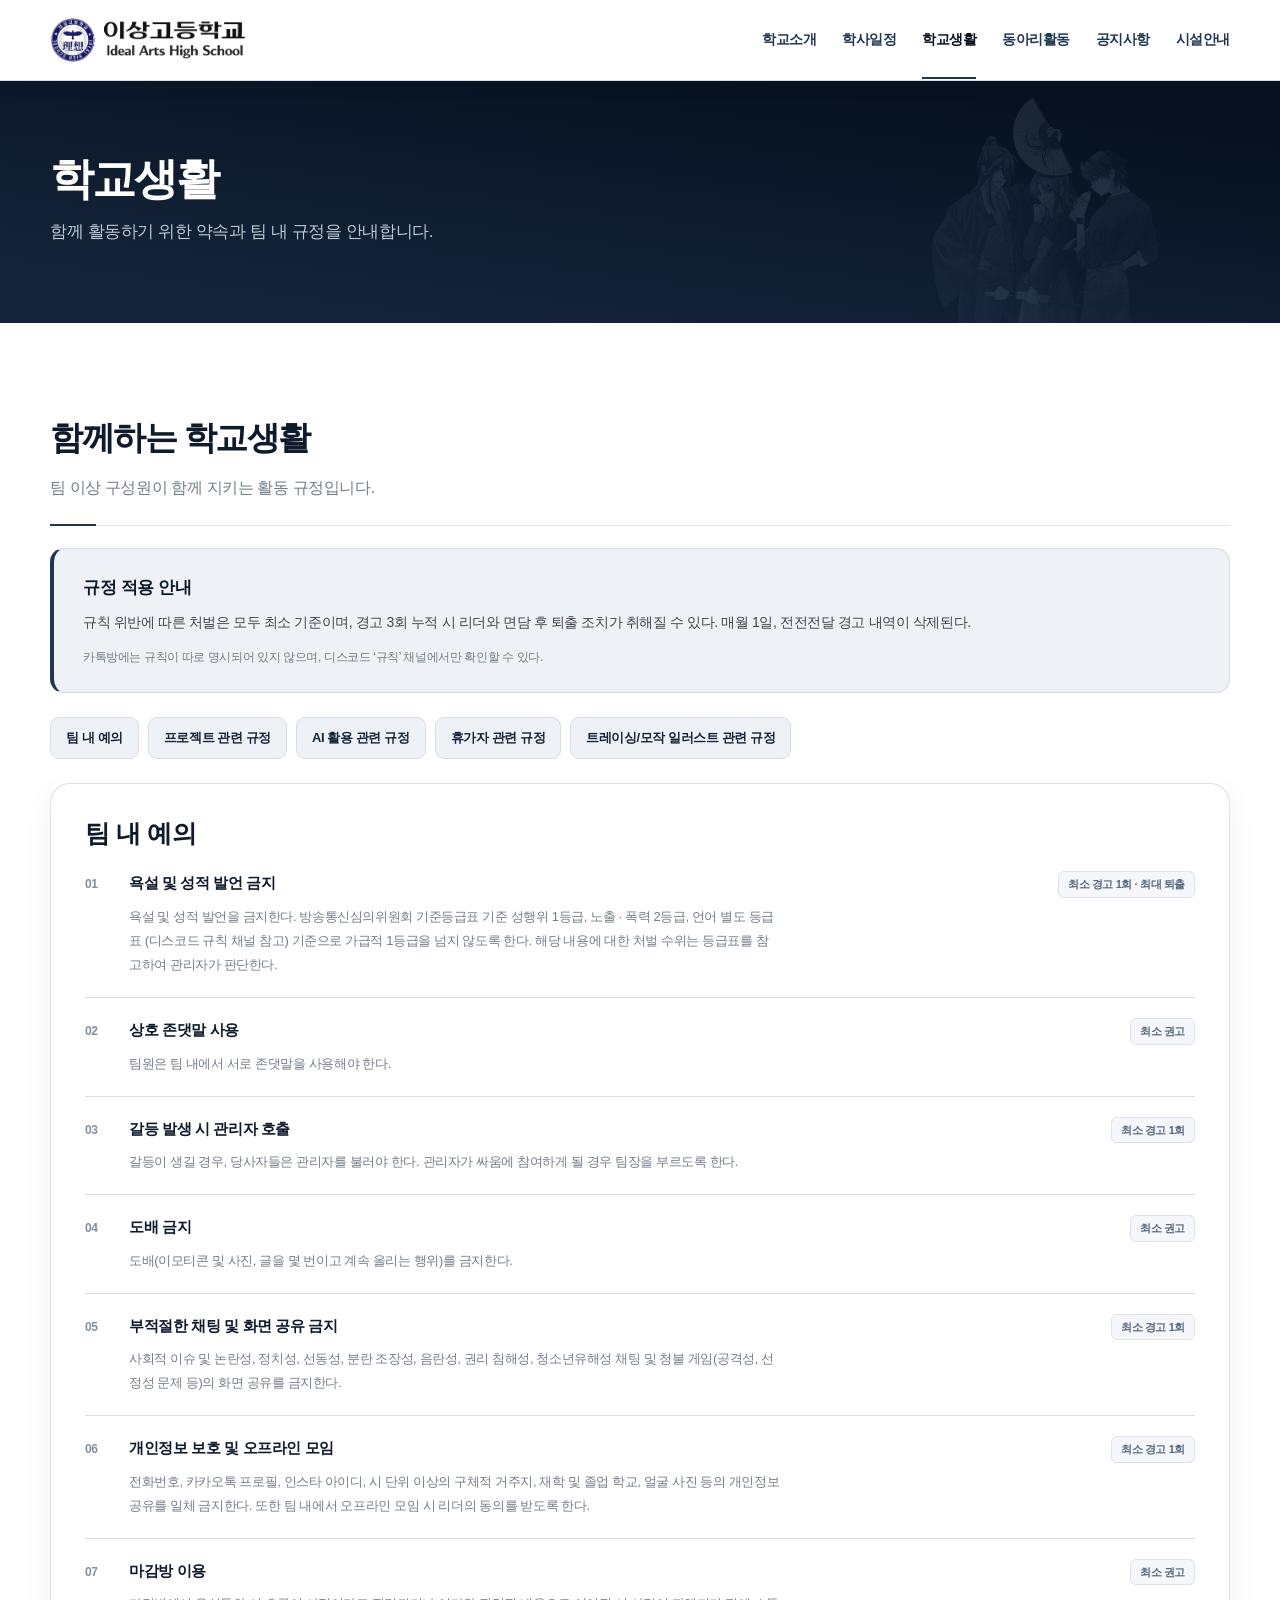
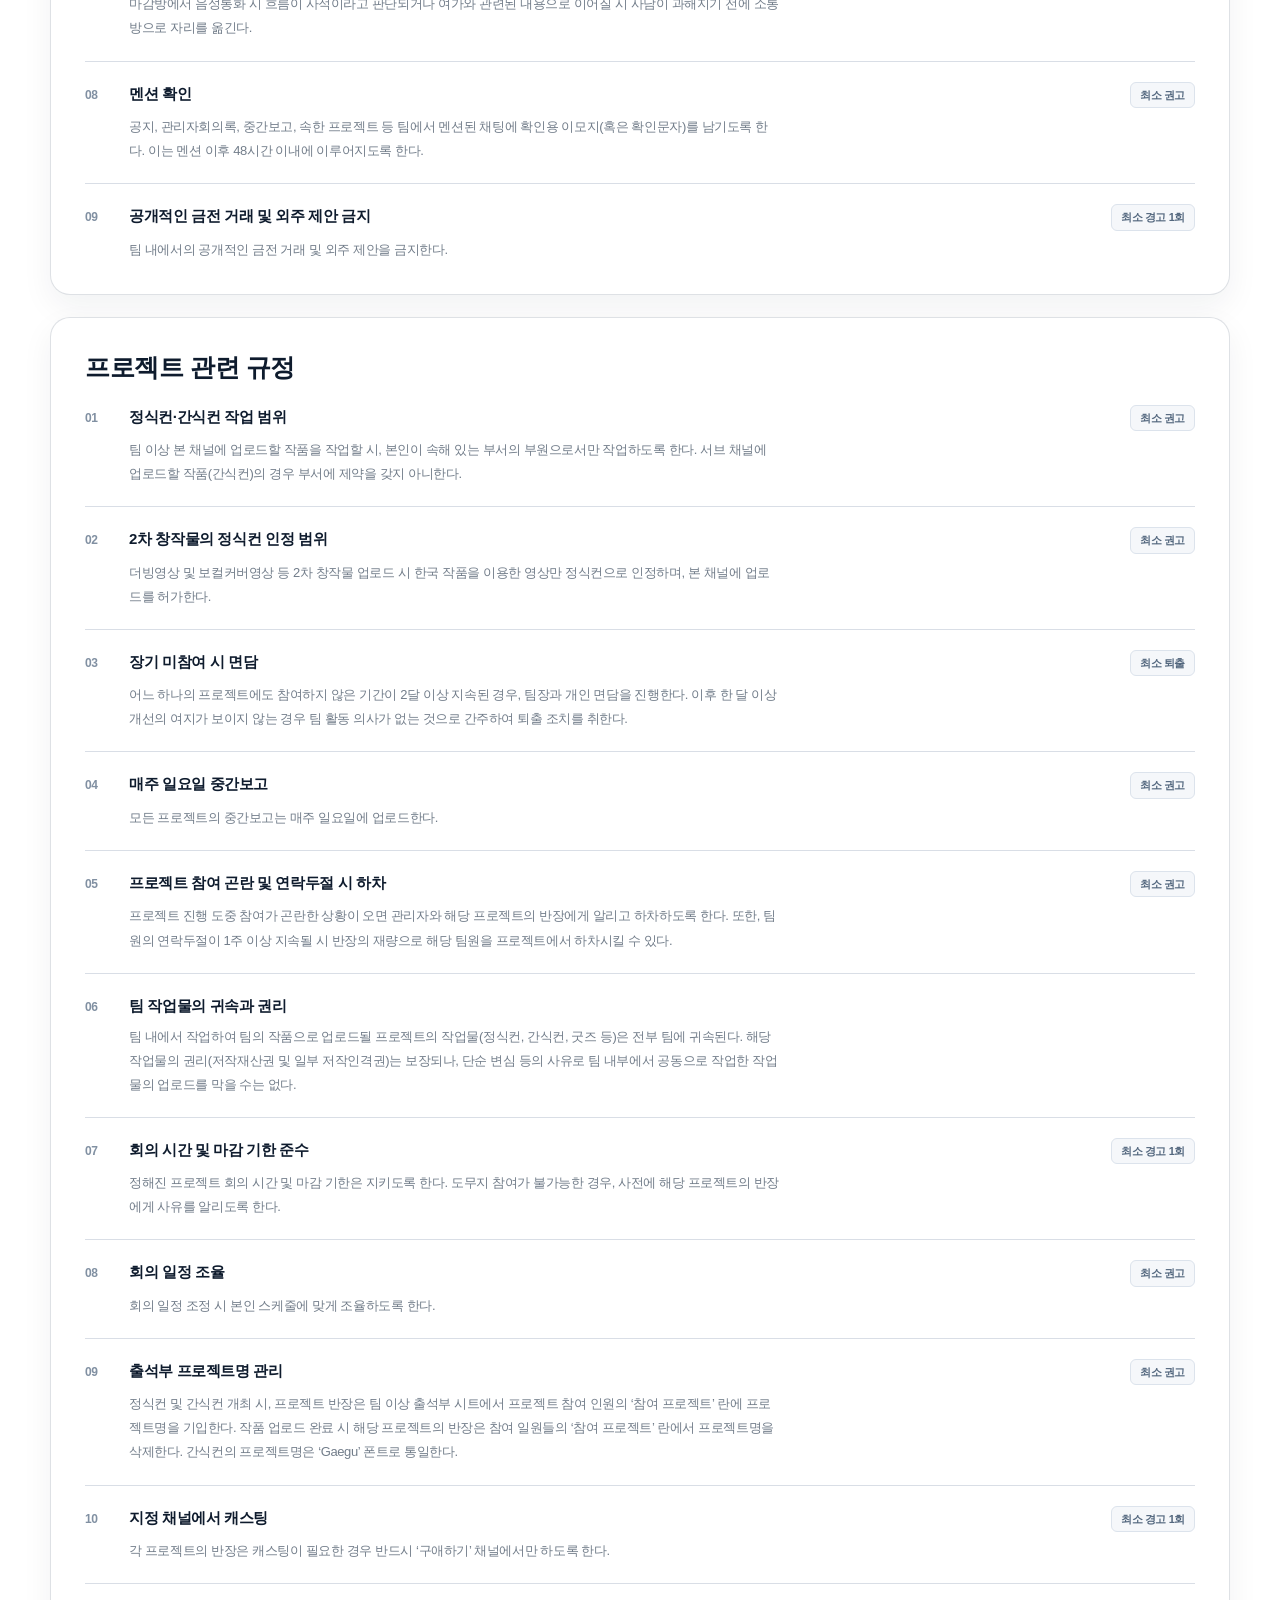
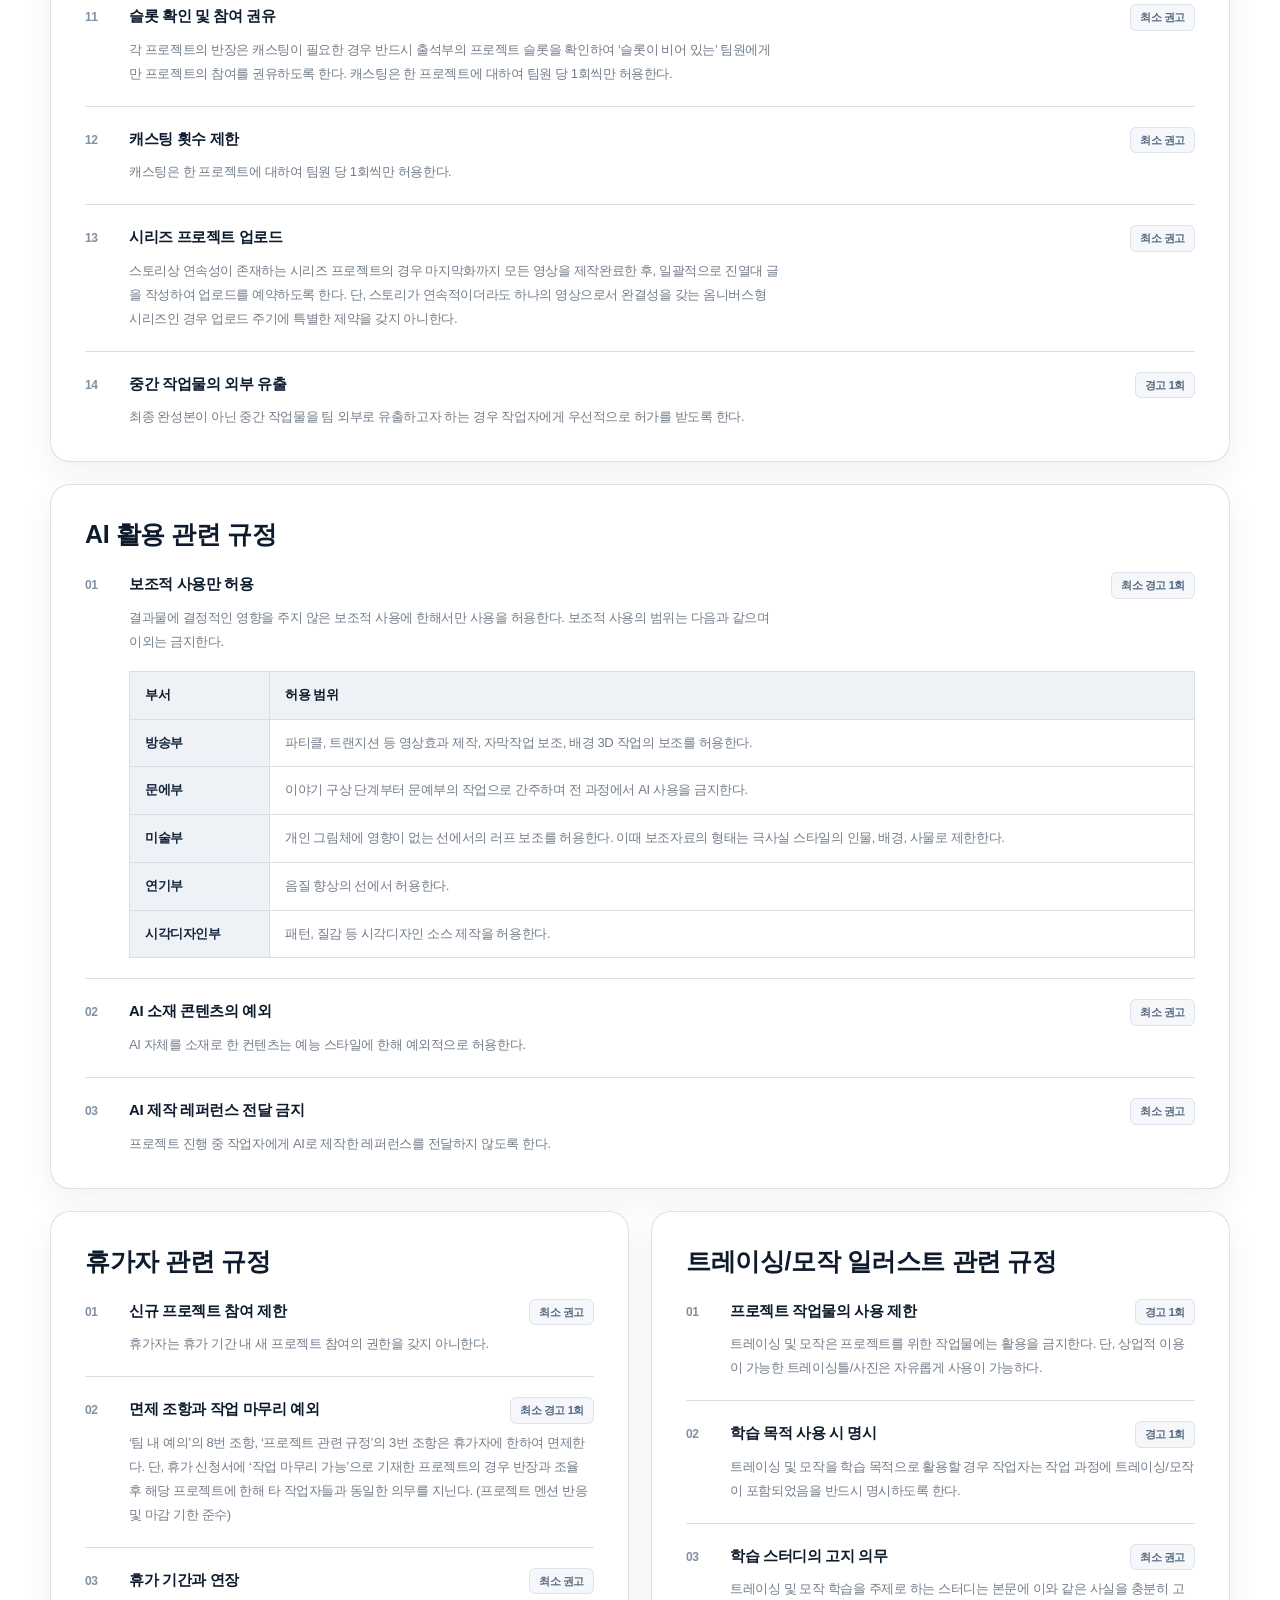
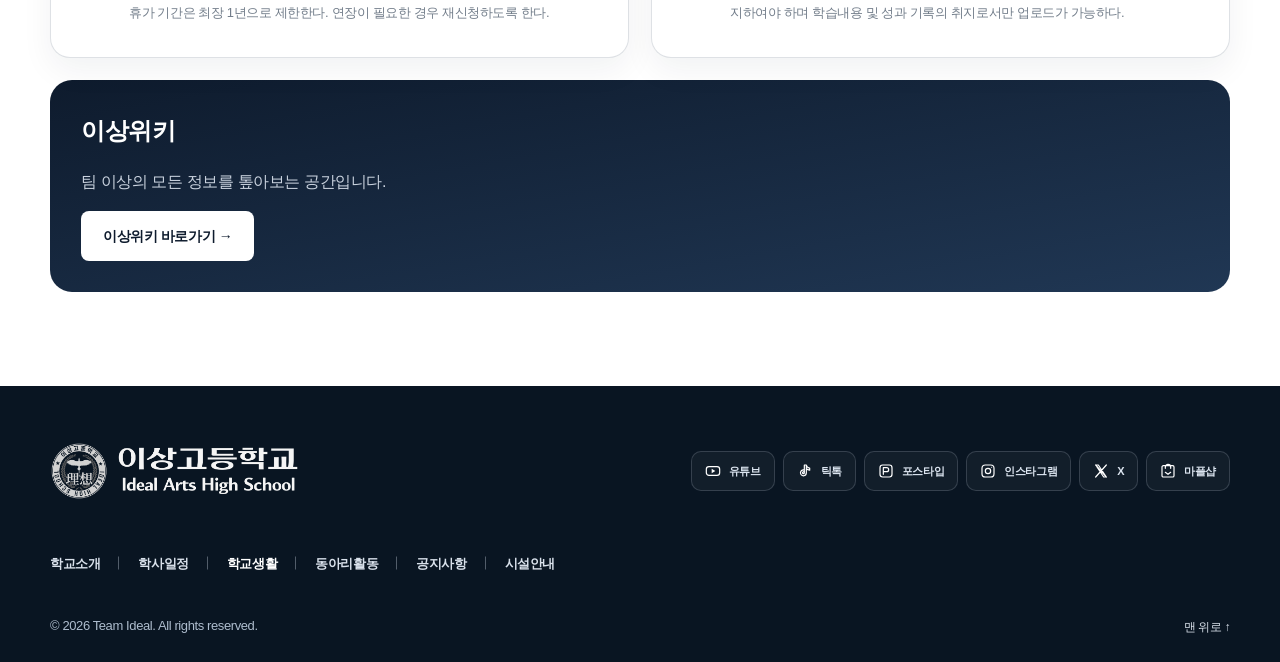
<file: life.html>
<!-- 학교생활 페이지 -->
<!doctype html>

<html lang="ko">
<head><meta charset="utf-8"/><meta content="width=device-width, initial-scale=1" name="viewport"/><meta content="#14243a" name="theme-color"/><meta content="팀 이상 학교생활의 규칙집, 디스코드 채널 안내와 이상위키를 확인하세요." name="description"/><title>학교생활 | 이상고등학교</title><link href="https://ideal.sen.hs.io.kr/life.html" rel="canonical"/><link href="./favicon.ico?v=94d53b0c2378" rel="icon" sizes="any" type="image/x-icon"/><link href="./favicon-16.png?v=94d53b0c2378" rel="icon" sizes="16x16" type="image/png"/><link href="./favicon-32.png?v=94d53b0c2378" rel="icon" sizes="32x32" type="image/png"/><link href="./apple-touch-icon.png?v=94d53b0c2378" rel="apple-touch-icon" sizes="180x180"/><meta content="ko_KR" property="og:locale"/><meta content="이상고등학교" property="og:site_name"/><meta content="website" property="og:type"/><meta content="학교생활 | 이상고등학교" property="og:title"/><meta content="팀 이상 학교생활의 규칙집, 디스코드 채널 안내와 이상위키를 확인하세요." property="og:description"/><meta content="https://ideal.sen.hs.io.kr/life.html" property="og:url"/><meta content="https://ideal.sen.hs.io.kr/assets/main-illustration.webp" property="og:image"/><meta content="summary_large_image" name="twitter:card"/><link href="./site.css?v=20260923-clubspacing3" rel="stylesheet"/><script defer="True" src="./fallback-content.js?v=20260923-rulesync1"></script><script defer="True" src="./config.js?v=20260923-rulesync1"></script><script defer="True" src="./sheets-loader.js?v=20260923-rulesync1"></script><script defer="True" src="./site.js?v=20260923-rulesync1"></script></head>
<body data-page="life" id="top">
<!-- 본문 바로가기 -->
<a class="skip" href="#main">본문 바로가기</a>
<!-- 상단 헤더 -->
<div id="site-header"></div>
<!-- 학교생활 콘텐츠 -->
<main id="main"><section class="section"><div class="container"><h1>학교생활</h1><p>규칙집과 디스코드 채널 안내를 불러오고 있습니다.</p><a class="button button-soft" href="index.html">홈으로 이동</a></div></section><noscript><nav aria-label="사이트 메뉴"><a href="index.html">홈</a> · <a href="about.html">학교소개</a> · <a href="calendar.html">학사일정</a> · <a href="life.html">학교생활</a> · <a href="clubs.html">동아리활동</a> · <a href="index.html#notices">공지사항</a> · <a href="facilities.html">시설안내</a> · <a href="gallery.html">이상광장</a> · </nav></noscript></main>
<!-- 하단 푸터 -->
<div id="site-footer"></div>
<div aria-live="polite" class="sr-only" id="content-status" role="status"></div></body>
</html>
</file>
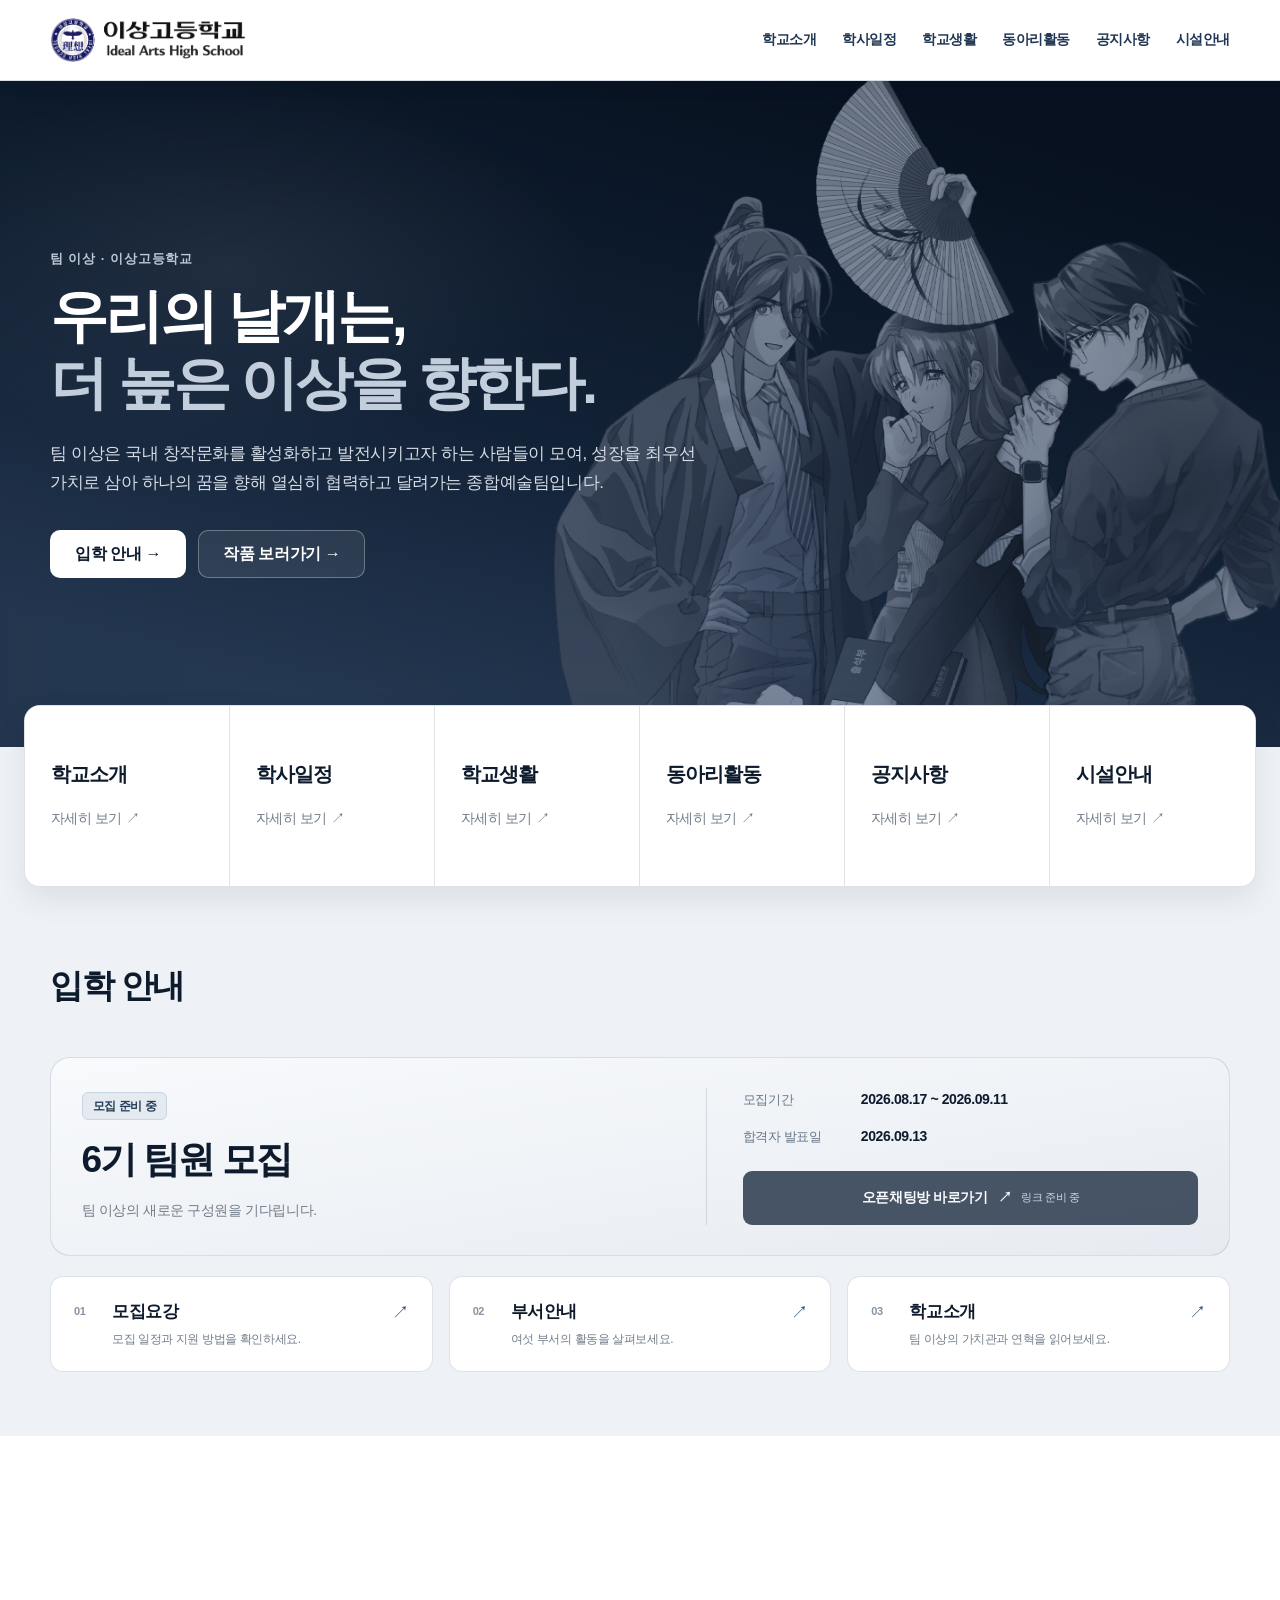
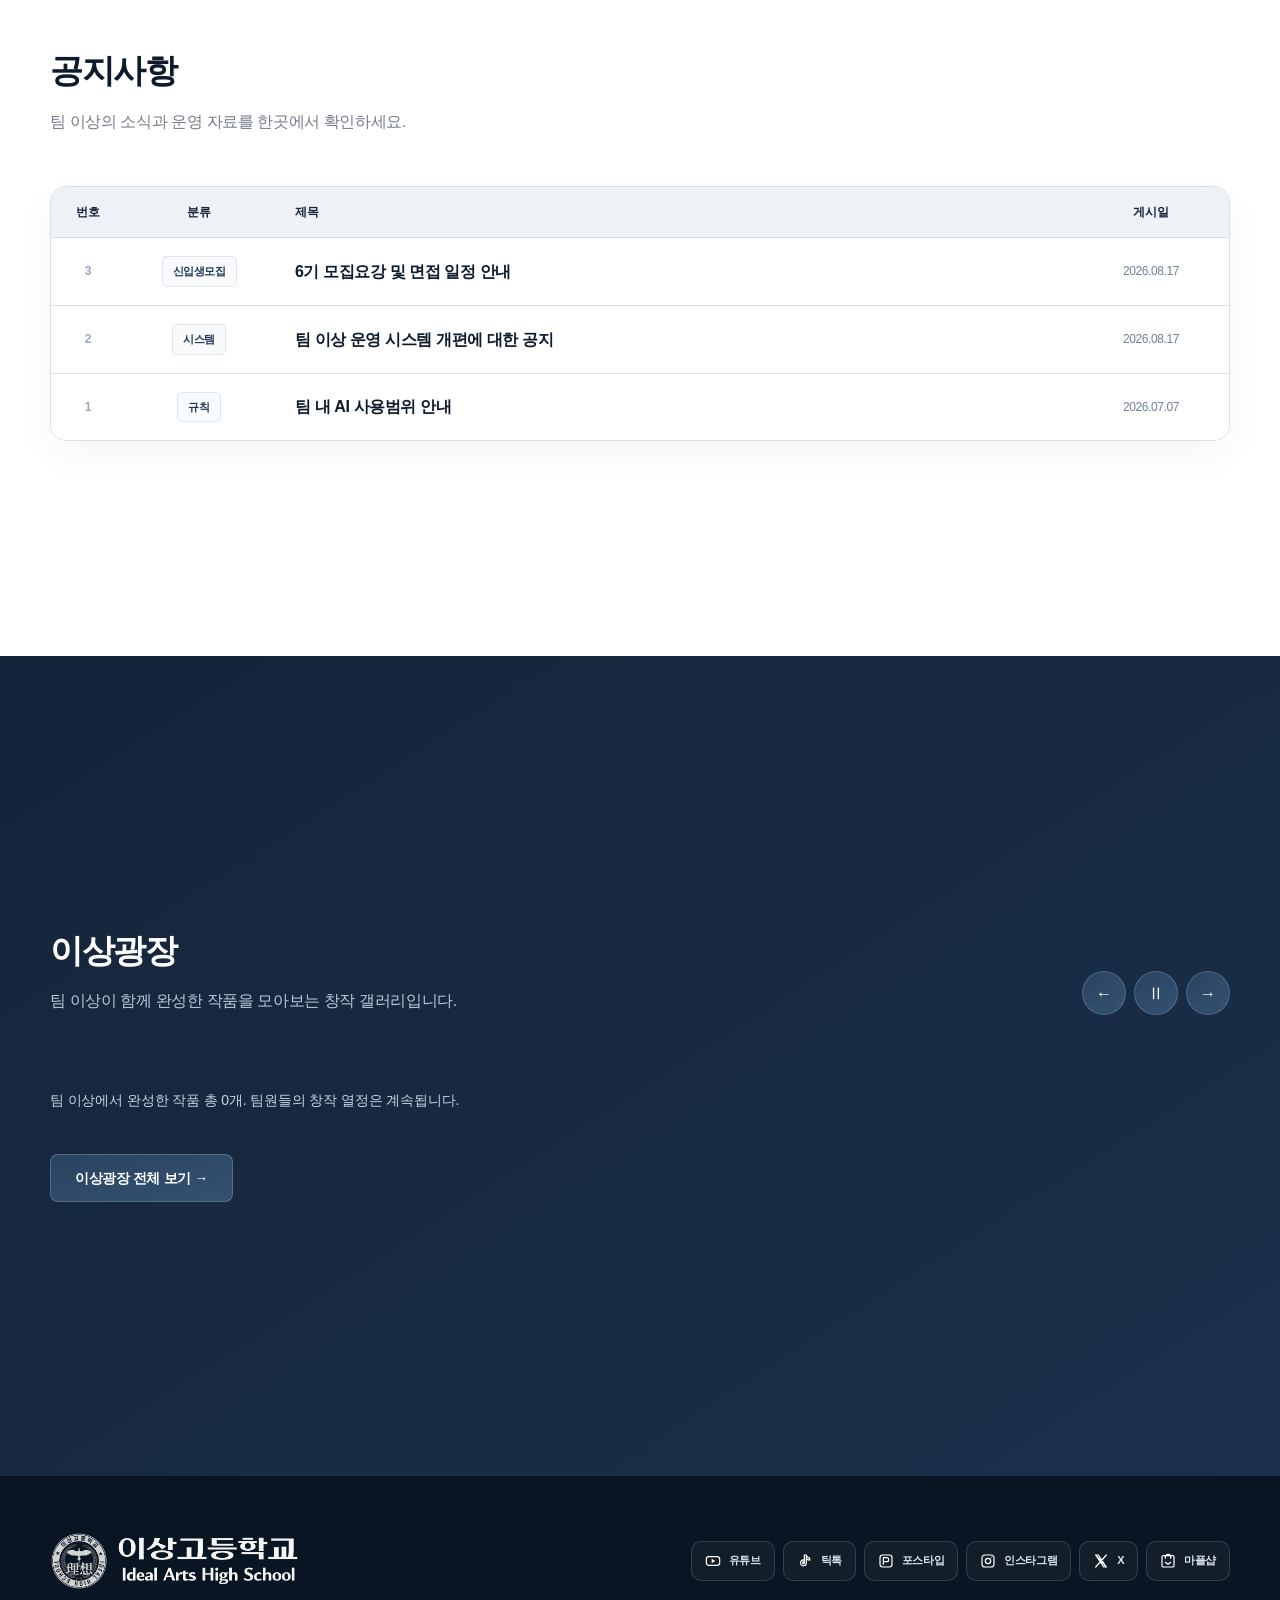
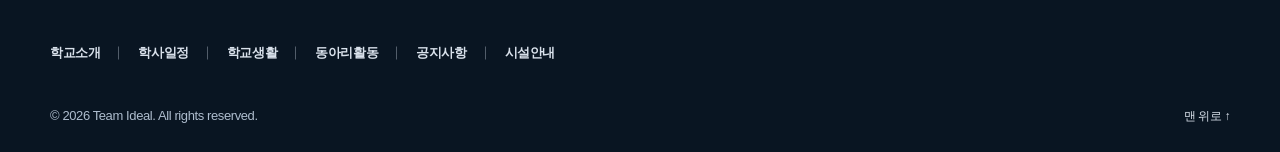
<file: notices.html>
<!doctype html>
<html lang="ko"><head><meta charset="utf-8"><meta name="viewport" content="width=device-width, initial-scale=1">
<meta name="robots" content="noindex,follow"><meta http-equiv="refresh" content="0; url=./index.html#notices">
<title>공지사항으로 이동 | 이상고등학교</title>
<link rel="icon" href="./favicon.ico?v=94d53b0c2378" type="image/x-icon" sizes="any">
<link rel="icon" href="./favicon-16.png?v=94d53b0c2378" type="image/png" sizes="16x16">
<link rel="icon" href="./favicon-32.png?v=94d53b0c2378" type="image/png" sizes="32x32">
<link rel="apple-touch-icon" href="./apple-touch-icon.png?v=94d53b0c2378" sizes="180x180">
<script>location.replace('./index.html#notices');</script></head>
<body><p>공지사항은 홈으로 통합되었습니다. <a href="./index.html#notices">홈 공지사항으로 이동</a></p></body></html>
</file>
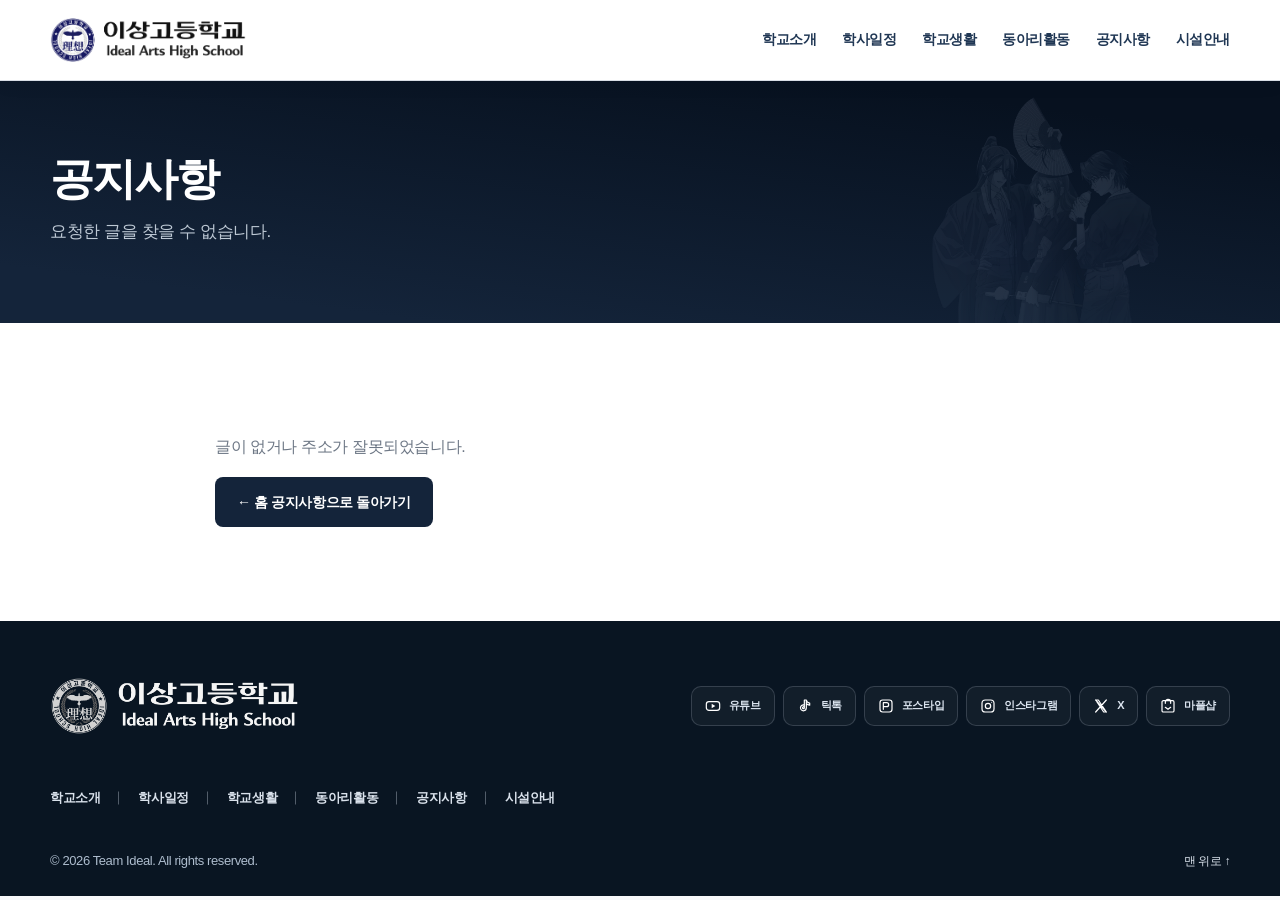
<file: post.html>
<!-- 공지글 상세페이지 -->
<!doctype html>

<html lang="ko">
<head><meta charset="utf-8"/><meta content="width=device-width, initial-scale=1" name="viewport"/><meta content="#14243a" name="theme-color"/><meta content="팀 이상 이상고등학교의 공지사항과 운영 안내를 확인하세요." name="description"/><title>공지사항 | 이상고등학교</title><link href="./favicon.ico?v=94d53b0c2378" rel="icon" sizes="any" type="image/x-icon"/><link href="./favicon-16.png?v=94d53b0c2378" rel="icon" sizes="16x16" type="image/png"/><link href="./favicon-32.png?v=94d53b0c2378" rel="icon" sizes="32x32" type="image/png"/><link href="./apple-touch-icon.png?v=94d53b0c2378" rel="apple-touch-icon" sizes="180x180"/><meta content="ko_KR" property="og:locale"/><meta content="이상고등학교" property="og:site_name"/><meta content="website" property="og:type"/><meta content="공지사항 | 이상고등학교" property="og:title"/><meta content="팀 이상 이상고등학교의 공지사항과 운영 안내를 확인하세요." property="og:description"/><meta content="https://ideal.sen.hs.io.kr/assets/main-illustration.webp" property="og:image"/><meta content="summary_large_image" name="twitter:card"/><link href="./site.css?v=20260923-clubspacing3" rel="stylesheet"/><script defer="True" src="./fallback-content.js?v=20260923-rulesync1"></script><script defer="True" src="./config.js?v=20260923-rulesync1"></script><script defer="True" src="./sheets-loader.js?v=20260923-rulesync1"></script><script defer="True" src="./site.js?v=20260923-rulesync1"></script></head>
<body data-page="post" id="top">
<!-- 본문 바로가기 -->
<a class="skip" href="#main">본문 바로가기</a>
<!-- 상단 헤더 -->
<div id="site-header"></div>
<!-- 공지글 콘텐츠 -->
<main id="main"><section class="section"><div class="container"><h1>공지사항</h1><p>게시글을 불러오고 있습니다.</p><a class="button button-soft" href="index.html">홈으로 이동</a></div></section><noscript><nav aria-label="사이트 메뉴"><a href="index.html">홈</a> · <a href="about.html">학교소개</a> · <a href="calendar.html">학사일정</a> · <a href="life.html">학교생활</a> · <a href="clubs.html">동아리활동</a> · <a href="index.html#notices">공지사항</a> · <a href="facilities.html">시설안내</a> · <a href="gallery.html">이상광장</a> · </nav></noscript></main>
<!-- 하단 푸터 -->
<div id="site-footer"></div>
<div aria-live="polite" class="sr-only" id="content-status" role="status"></div></body>
</html>
</file>
<file: site.css>
@charset "UTF-8";

/*
 * 이상고등학교 · 전체 디자인
 *
 * 기존 세 CSS의 적용 순서를 보존하면서 하나의 파일로 정리했습니다.
 * 공통 색상은 :root, 페이지별 디자인은 각 섹션, 모바일 설정은 @media에서 찾으세요.
 * a고딕은 로컬 설치본만 찾습니다. 폰트 파일의 배포 권한은 별도로 확인하세요.
 */

/* ============================================================
   기본 디자인 · 사이트 전체 스타일
   ============================================================ */

@font-face  {
  font-family: "IdealAGothic";
  src: local("a고딕"), local("a고딕10"), local("a고딕11"), local("a고딕12"), local("a고딕13"), local("a고딕14"), local("a고딕15"), local("a고딕16"), local("a고딕17"), local("a고딕18"), local("a고딕19");
  font-display: swap;
  font-style: normal;
  font-weight: 400;
}

:root {
  --navy-950: #07111f;
  --navy-900: #0e1b2d;
  --navy-800: #14243a;
  --navy-700: #203754;
  --navy-600: #31506f;
  --gray-50: #f8f9fb;
  --gray-100: #eef1f5;
  --gray-150: #e7ebf0;
  --gray-200: #d9dee6;
  --gray-300: #bbc4cf;
  --gray-500: #727d8a;
  --gray-700: #3d4652;
  --ink: #17202b;
  --white: #fff;
  --line: rgba(27,48,75,.14);
  --shadow: 0 18px 46px rgba(14,27,45,.10);
  --max: 1180px;
  --radius: 22px;
}

* {
  box-sizing: border-box;
}

html {
  scroll-behavior: smooth;
  scroll-padding-top: 86px;
}

body {
  margin: 0;
  background: var(--gray-50);
  color: var(--ink);
  font-family: "IdealAGothic","Apple SD Gothic Neo","Noto Sans KR",sans-serif;
  line-height: 1.72;
  letter-spacing: -.025em;
}

a {
  color: inherit;
  text-decoration: none;
}

button {
  font: inherit;
}

img {
  max-width: 100%;
  display: block;
}

.container {
  width: min(var(--max),calc(100% - 48px));
  margin-inline: auto;
}

.skip {
  position: absolute;
  left: 12px;
  top: -80px;
  z-index: 999;
  background: #fff;
  padding: 10px 14px;
  border-radius: 8px;
}

.skip:focus {
  top: 12px;
}

.site-header {
  position: sticky;
  top: 0;
  z-index: 50;
  background: rgba(8,18,32,.91);
  backdrop-filter: blur(16px);
  border-bottom: 1px solid rgba(255,255,255,.08);
}

.header-row {
  height: 82px;
  display: flex;
  align-items: center;
  justify-content: space-between;
  gap: 28px;
}

.brand {
  display: flex;
  align-items: center;
  gap: 11px;
  color: #fff;
  white-space: nowrap;
}

.brand img {
  width: 42px;
  height: 42px;
}

.brand strong {
  display: block;
  font-size: 19px;
  letter-spacing: -.05em;
}

.brand small {
  display: block;
  margin-top: 1px;
  color: #aeb9c8;
  font-size: 10px;
  letter-spacing: .08em;
}

.nav {
  display: flex;
  align-items: center;
  gap: 30px;
}

.nav a {
  position: relative;
  color: #dbe1e9;
  font-size: 14px;
  font-weight: 700;
}

.nav a.active,.nav a:hover {
  color: #fff;
}

.nav a.active:after {
  content: "";
  position: absolute;
  left: 0;
  right: 0;
  bottom: -29px;
  height: 2px;
  background: #e7ebf0;
}

.menu-button {
  display: none;
  border: 0;
  background: transparent;
  color: #fff;
  font-size: 24px;
  cursor: pointer;
}

.hero {
  position: relative;
  overflow: hidden;
  min-height: 575px;
  color: #fff;
  background: linear-gradient(120deg,var(--navy-950),var(--navy-800) 58%,#293e59);
}

.hero:before {
  content: "";
  position: absolute;
  inset: 0;
  background: radial-gradient(circle at 18% 28%,rgba(255,255,255,.08),transparent 28%),linear-gradient(90deg,rgba(7,17,31,.18),rgba(7,17,31,0));
  pointer-events: none;
}

.hero-wings {
  position: absolute;
  width: min(920px,65vw);
  right: -110px;
  bottom: -45px;
  opacity: .48;
  filter: saturate(.78) contrast(.96);
  pointer-events: none;
}

.hero-wings:after {
  content: "";
  position: absolute;
  inset: 0;
  background: linear-gradient(90deg,var(--navy-800),transparent 36%);
}

.hero-inner {
  position: relative;
  z-index: 2;
  min-height: 575px;
  display: flex;
  align-items: center;
  padding: 78px 0;
}

.hero-copy {
  max-width: 720px;
}

.hero-kicker {
  margin: 0 0 13px;
  color: #bcc8d7;
  font-size: 13px;
  font-weight: 700;
  letter-spacing: .07em;
}

.hero h1 {
  margin: 0;
  font-size: clamp(42px,5.4vw,72px);
  line-height: 1.16;
  letter-spacing: -.065em;
}

.hero h1 em {
  font-style: normal;
  color: #dfe5ee;
}

.hero-desc {
  max-width: 650px;
  margin: 23px 0 0;
  color: #d6dde7;
  font-size: 16px;
}

.hero-actions {
  display: flex;
  gap: 12px;
  flex-wrap: wrap;
  margin-top: 32px;
}

.button {
  display: inline-flex;
  align-items: center;
  justify-content: center;
  gap: 22px;
  min-height: 50px;
  padding: 12px 21px;
  border: 1px solid transparent;
  border-radius: 8px;
  font-weight: 700;
  cursor: pointer;
  transition: .18s;
}

.button:hover {
  transform: translateY(-2px);
}

.button-light {
  background: #fff;
  color: var(--navy-900);
}

.button-outline {
  border-color: rgba(255,255,255,.32);
  color: #fff;
  background: rgba(255,255,255,.04);
}

.button-navy {
  background: var(--navy-800);
  color: #fff;
}

.button-soft {
  background: var(--gray-100);
  color: var(--navy-800);
  border-color: var(--gray-200);
}

.category-wrap {
  position: relative;
  z-index: 4;
  margin-top: -27px;
}

.category-grid {
  display: grid;
  grid-template-columns: repeat(5,1fr);
  background: #fff;
  border: 1px solid var(--line);
  border-radius: 16px;
  box-shadow: var(--shadow);
  overflow: hidden;
}

.category-card {
  min-height: 126px;
  padding: 24px 22px;
  border-right: 1px solid var(--line);
  display: flex;
  flex-direction: column;
  justify-content: space-between;
  transition: .18s;
}

.category-card:last-child {
  border-right: 0;
}

.category-card:hover {
  background: var(--gray-100);
}

.category-card span {
  font-size: 11px;
  color: #86909c;
  font-weight: 700;
}

.category-card strong {
  font-size: 19px;
  color: var(--navy-900);
}

.category-card small {
  font-size: 12px;
  color: var(--gray-500);
}

.section {
  padding: 94px 0;
}

.section-gray {
  background: var(--gray-100);
}

.section-navy {
  background: var(--navy-900);
  color: #fff;
}

.eyebrow {
  margin: 0 0 9px;
  color: #7c8795;
  font-size: 12px;
  font-weight: 800;
  letter-spacing: .08em;
}

.section-navy .eyebrow {
  color: #aeb9c8;
}

.section-title {
  margin: 0;
  color: var(--navy-900);
  font-size: clamp(30px,3.6vw,46px);
  line-height: 1.25;
  letter-spacing: -.055em;
}

.section-navy .section-title {
  color: #fff;
}

.section-lead {
  max-width: 720px;
  margin: 14px 0 0;
  color: var(--gray-500);
}

.section-navy .section-lead {
  color: #bdc7d3;
}

.section-head {
  display: flex;
  align-items: end;
  justify-content: space-between;
  gap: 24px;
  margin-bottom: 32px;
}

.more-link {
  font-size: 13px;
  font-weight: 700;
  color: var(--navy-700);
}

.card {
  background: #fff;
  border: 1px solid var(--line);
  border-radius: var(--radius);
  box-shadow: 0 12px 32px rgba(14,27,45,.06);
}

.admission-banner {
  display: grid;
  grid-template-columns: 1.15fr .85fr;
  gap: 44px;
  padding: 38px 40px;
  background: linear-gradient(135deg,#f8fafc,#e7ebf1);
  border: 1px solid var(--line);
  border-radius: 26px;
}

.admission-banner h3 {
  margin: 5px 0 8px;
  font-size: 30px;
  color: var(--navy-900);
  letter-spacing: -.055em;
}

.admission-banner p {
  margin: 0;
  color: var(--gray-500);
}

.admission-meta {
  display: flex;
  flex-direction: column;
  justify-content: center;
  gap: 13px;
  border-left: 1px solid var(--line);
  padding-left: 35px;
}

.meta-row {
  display: grid;
  grid-template-columns: 90px 1fr;
  gap: 10px;
  font-size: 14px;
}

.meta-row span {
  color: var(--gray-500);
}

.meta-row strong {
  color: var(--navy-900);
}

.admission-links {
  display: grid;
  grid-template-columns: repeat(3,1fr);
  gap: 16px;
  margin-top: 18px;
}

.feature-link {
  padding: 25px 25px 23px;
}

.feature-link span {
  display: block;
  margin-bottom: 22px;
  color: #8792a0;
  font-size: 11px;
  font-weight: 800;
}

.feature-link h4 {
  margin: 0 0 7px;
  color: var(--navy-900);
  font-size: 20px;
}

.feature-link p {
  margin: 0;
  color: var(--gray-500);
  font-size: 13px;
}

.feature-link:hover {
  border-color: rgba(20,36,58,.3);
}

.plaza {
  overflow: hidden;
}

.plaza-head {
  margin-bottom: 28px;
}

.plaza-controls {
  display: flex;
  gap: 8px;
}

.circle-button {
  width: 42px;
  height: 42px;
  border: 1px solid rgba(255,255,255,.2);
  border-radius: 50%;
  background: rgba(255,255,255,.06);
  color: #fff;
  cursor: pointer;
}

.work-viewport {
  overflow: hidden;
  cursor: grab;
}

.work-viewport.dragging {
  cursor: grabbing;
}

.work-track {
  display: flex;
  gap: 18px;
  width: max-content;
  will-change: transform;
}

.work-card {
  width: 310px;
  flex: none;
  border: 1px solid rgba(255,255,255,.11);
  border-radius: 18px;
  overflow: hidden;
  background: rgba(255,255,255,.055);
}

.work-thumb {
  aspect-ratio: 16/9;
  display: grid;
  place-items: center;
  position: relative;
  overflow: hidden;
  background: linear-gradient(135deg,#263d5d,#8492a5);
}

.work-thumb img {
  width: 100%;
  height: 100%;
  object-fit: cover;
}

.work-placeholder {
  font-size: 54px;
  font-weight: 800;
  color: rgba(255,255,255,.22);
}

.work-badge {
  position: absolute;
  top: 12px;
  left: 12px;
  padding: 5px 8px;
  border-radius: 6px;
  background: rgba(5,14,26,.68);
  font-size: 10px;
  color: #e3e8ef;
}

.work-info {
  padding: 16px 17px 18px;
}

.work-info h3 {
  margin: 0;
  color: #fff;
  font-size: 16px;
}

.work-info p {
  margin: 4px 0 0;
  color: #aeb9c7;
  font-size: 12px;
}

.work-card.is-link {
  cursor: pointer;
}

.plaza-note {
  margin: 22px 0 0;
  color: #9eabb9;
  font-size: 12px;
}

.page-hero {
  position: relative;
  overflow: hidden;
  background: linear-gradient(125deg,var(--navy-950),var(--navy-800));
  color: #fff;
  padding: 72px 0 76px;
}

.page-hero:after {
  content: "";
  position: absolute;
  right: 0;
  top: auto;
  bottom: -8px;
  width: 470px;
  height: 235px;
  background: url("assets/main-illustration.webp?v=c45fc70acdb8") center bottom/contain no-repeat;
  opacity: .13;
}

.page-hero h1 {
  position: relative;
  z-index: 2;
  margin: 0;
  font-size: 46px;
  letter-spacing: -.06em;
}

.page-hero p {
  position: relative;
  z-index: 2;
  max-width: 660px;
  margin: 12px 0 0;
  color: #bdc8d4;
}

.leader-layout {
  display: grid;
  grid-template-columns: .72fr 1.28fr;
  gap: 36px;
}

.leader-card {
  padding: 33px;
  background: var(--navy-800);
  color: #fff;
}

.leader-card .portrait {
  height: 260px;
  border-radius: 15px;
  background: linear-gradient(160deg,#203653,#77869a);
  display: flex;
  align-items: end;
  padding: 20px;
  color: rgba(255,255,255,.68);
  font-size: 12px;
}

.leader-card h3 {
  margin: 20px 0 3px;
  font-size: 22px;
}

.leader-card p {
  margin: 0;
  color: #b9c4d1;
  font-size: 13px;
}

.leader-message {
  padding: 7px 0;
}

.leader-message h2 {
  margin: 0 0 25px;
  font-size: 34px;
  color: var(--navy-900);
}

.leader-message p {
  margin: 0 0 18px;
  color: #4f5967;
  font-size: 16px;
}

.history {
  position: relative;
  margin-top: 34px;
}

.history:before {
  content: "";
  position: absolute;
  left: 86px;
  top: 4px;
  bottom: 4px;
  width: 1px;
  background: var(--gray-300);
}

.history-item {
  display: grid;
  grid-template-columns: 64px 1fr;
  gap: 46px;
  position: relative;
  padding: 0 0 34px;
}

.history-item:before {
  content: "";
  position: absolute;
  left: 81px;
  top: 7px;
  width: 11px;
  height: 11px;
  border-radius: 50%;
  background: var(--navy-800);
  box-shadow: 0 0 0 5px var(--gray-100);
}

.history-date {
  font-size: 12px;
  font-weight: 800;
  color: #7d8793;
}

.history-item h3 {
  margin: 0 0 4px;
  color: var(--navy-900);
  font-size: 18px;
}

.history-item p {
  margin: 0;
  color: var(--gray-500);
  font-size: 14px;
}

.calendar-shell {
  display: grid;
  grid-template-columns: 1fr .44fr;
  gap: 24px;
}

.calendar-card {
  padding: 26px;
}

.cal-head {
  display: flex;
  align-items: center;
  justify-content: space-between;
  margin-bottom: 18px;
}

.cal-head h2 {
  margin: 0;
  color: var(--navy-900);
  font-size: 24px;
}

.cal-nav {
  display: flex;
  gap: 6px;
}

.cal-nav button {
  width: 36px;
  height: 36px;
  border: 1px solid var(--gray-200);
  background: #fff;
  border-radius: 8px;
  cursor: pointer;
}

.calendar-grid {
  display: grid;
  grid-template-columns: repeat(7,1fr);
  border-left: 1px solid var(--gray-200);
  border-top: 1px solid var(--gray-200);
}

.weekday,.day {
  min-height: 96px;
  padding: 8px;
  border-right: 1px solid var(--gray-200);
  border-bottom: 1px solid var(--gray-200);
}

.weekday {
  min-height: auto;
  background: var(--gray-100);
  text-align: center;
  color: #687381;
  font-size: 12px;
  font-weight: 800;
}

.day.muted {
  background: #fafbfc;
  color: #b5bdc7;
}

.day-num {
  font-size: 12px;
  font-weight: 700;
}

.day-event {
  display: block;
  margin-top: 6px;
  padding: 4px 5px;
  border-radius: 5px;
  background: #e5eaf0;
  color: var(--navy-800);
  font-size: 10px;
  line-height: 1.35;
}

.schedule-table {
  padding: 24px;
}

.schedule-table h3 {
  margin: 0 0 15px;
  color: var(--navy-900);
}

.schedule-row {
  padding: 14px 0;
  border-bottom: 1px solid var(--gray-200);
}

.schedule-row:last-child {
  border-bottom: 0;
}

.schedule-row time {
  display: block;
  color: #7b8592;
  font-size: 11px;
}

.schedule-row strong {
  display: block;
  margin-top: 2px;
  font-size: 14px;
  color: var(--navy-900);
}

.content-card {
  padding: 30px;
}

.content-card h2 {
  margin: 0 0 18px;
  color: var(--navy-900);
  font-size: 25px;
}

.club-grid {
  display: grid;
  grid-template-columns: repeat(2,1fr);
  gap: 20px;
}

.club-card {
  padding: 30px;
}

.club-no {
  color: #87919e;
  font-size: 11px;
  font-weight: 800;
}

.club-card h2 {
  margin: 10px 0 5px;
  color: var(--navy-900);
  font-size: 28px;
}

.club-short {
  margin: 0 0 17px;
  color: var(--navy-600);
  font-weight: 700;
}

.club-desc {
  margin: 0;
  color: var(--gray-500);
  font-size: 14px;
}

.club-greeting {
  margin-top: 25px;
  padding-top: 20px;
  border-top: 1px solid var(--gray-200);
}

.club-greeting strong {
  display: block;
  color: var(--navy-900);
  font-size: 13px;
}

.club-greeting blockquote {
  margin: 9px 0 0;
  color: #596472;
  font-size: 14px;
  white-space: pre-line;
}

.notice-tools {
  display: flex;
  gap: 8px;
  flex-wrap: wrap;
  margin-bottom: 22px;
}

.filter-button {
  border: 1px solid var(--gray-200);
  background: #fff;
  color: #586371;
  padding: 8px 13px;
  border-radius: 8px;
  cursor: pointer;
}

.filter-button.active {
  background: var(--navy-800);
  border-color: var(--navy-800);
  color: #fff;
}

.notice-cards {
  display: grid;
  gap: 13px;
}

.notice-card {
  display: grid;
  grid-template-columns: 94px 1fr auto;
  align-items: center;
  gap: 22px;
  padding: 23px 26px;
}

.notice-category {
  font-size: 12px;
  font-weight: 800;
  color: #728090;
}

.notice-card h2 {
  margin: 0 0 5px;
  color: var(--navy-900);
  font-size: 18px;
}

.notice-card p {
  margin: 0;
  color: var(--gray-500);
  font-size: 13px;
}

.notice-card time {
  font-size: 12px;
  color: #8a939e;
}

.notice-card:hover {
  border-color: rgba(20,36,58,.32);
}

.post {
  max-width: 850px;
  margin: 0 auto;
}

.post-head {
  padding-bottom: 25px;
  border-bottom: 1px solid var(--gray-200);
}

.post-category {
  display: inline-block;
  padding: 5px 8px;
  background: var(--gray-100);
  border-radius: 5px;
  color: var(--navy-700);
  font-size: 11px;
  font-weight: 800;
}

.post h1 {
  margin: 12px 0 8px;
  color: var(--navy-900);
  font-size: 38px;
  line-height: 1.3;
}

.post time {
  color: #87919e;
  font-size: 13px;
}

.post-body {
  padding: 35px 0;
}

.post-body p {
  margin: 0 0 18px;
  color: #46515e;
  font-size: 16px;
}

.post-info {
  margin: 26px 0;
  padding: 20px 22px;
  background: var(--gray-100);
  border-radius: 12px;
}

.post-info strong {
  display: block;
  color: var(--navy-900);
}

.gallery-toolbar {
  display: flex;
  justify-content: space-between;
  gap: 18px;
  align-items: center;
  margin-bottom: 24px;
}

.gallery-count {
  color: #7d8793;
  font-size: 13px;
}

.gallery-page-grid {
  display: grid;
  grid-template-columns: repeat(4,1fr);
  gap: 18px;
}

.gallery-page-grid .work-card {
  width: auto;
  background: #fff;
  border-color: var(--line);
  color: var(--ink);
  box-shadow: 0 10px 26px rgba(14,27,45,.05);
}

.gallery-page-grid .work-info h3 {
  color: var(--navy-900);
}

.gallery-page-grid .work-info p {
  color: var(--gray-500);
}

.footer {
  background: #091522;
  color: #fff;
  padding: 43px 0;
}

.footer-row {
  display: flex;
  justify-content: space-between;
  gap: 30px;
}

.footer strong {
  font-size: 18px;
}

.footer p {
  margin: 5px 0 0;
  color: #9eabb9;
  font-size: 12px;
}

.footer nav {
  display: flex;
  gap: 16px;
  color: #c5cfda;
  font-size: 12px;
}

@media (max-width: 1000px) {
  .nav {
    gap: 18px;
  }

  .category-grid {
    grid-template-columns: repeat(3,1fr);
  }

  .category-card:nth-child(3) {
    border-right: 0;
  }

  .category-card:nth-child(-n/**/+3) {
    border-bottom: 1px solid var(--line);
  }

  .category-card:nth-child(4) {
    border-bottom: 0;
  }

  .admission-banner {
    grid-template-columns: 1fr;
  }

  .admission-meta {
    border-left: 0;
    border-top: 1px solid var(--line);
    padding: 22px 0 0;
  }

  .calendar-shell {
    grid-template-columns: 1fr;
  }

  .gallery-page-grid {
    grid-template-columns: repeat(3,1fr);
  }
}

@media (max-width: 780px) {
  .menu-button {
    display: block;
  }

  .nav {
    display: none;
    position: absolute;
    top: 82px;
    left: 0;
    right: 0;
    flex-direction: column;
    align-items: stretch;
    gap: 0;
    background: #0b1726;
    border-top: 1px solid rgba(255,255,255,.08);
  }

  .nav.open {
    display: flex;
  }

  .nav a {
    padding: 14px 24px;
    border-bottom: 1px solid rgba(255,255,255,.07);
  }

  .nav a.active:after {
    display: none;
  }

  .hero,.hero-inner {
    min-height: 520px;
  }

  .hero-wings {
    width: 780px;
    right: -420px;
    opacity: .28;
  }

  .category-grid {
    grid-template-columns: 1fr 1fr;
  }

  .category-card {
    border-right: 1px solid var(--line);
    border-bottom: 1px solid var(--line) !important;
  }

  .category-card:nth-child(even) {
    border-right: 0;
  }

  /* 1000px 규칙에서 3번째 카드의 오른쪽 선이 제거되므로 모바일에서 명시적으로 복구합니다. */
  .category-card:nth-child(3) {
    border-right: 1px solid var(--line);
  }

  .category-card:last-child {
    grid-column: 1/-1;
    border-bottom: 0 !important;
  }

  .admission-links {
    grid-template-columns: 1fr;
  }

  .leader-layout, .club-grid {
    grid-template-columns: 1fr;
  }

  .gallery-page-grid {
    grid-template-columns: repeat(2,1fr);
  }

  .notice-card {
    grid-template-columns: 70px 1fr;
  }

  .notice-card time {
    grid-column: 2;
  }

  .section {
    padding: 70px 0;
  }

  .page-hero {
    padding: 58px 0;
  }

  .page-hero h1 {
    font-size: 38px;
  }
}

@media (max-width: 520px) {
  .container {
    width: calc(100% - 32px);
  }

  .header-row {
    height: 72px;
  }

  .nav {
    top: 72px;
  }

  .brand img {
    width: 36px;
    height: 36px;
  }

  .brand strong {
    font-size: 17px;
  }

  .hero,.hero-inner {
    min-height: 500px;
  }

  .hero-inner {
    padding: 58px 0;
  }

  .hero h1 {
    font-size: 39px;
  }

  .hero-desc {
    font-size: 14px;
  }

  .hero-actions {
    flex-direction: column;
  }

  .button {
    width: 100%;
  }

  .category-wrap {
    margin-top: 0;
  }

  .category-grid {
    border-radius: 0;
    margin-inline: -16px;
    width: calc(100% + 32px);
    border-left: 0;
    border-right: 0;
  }

  .category-card {
    min-height: 110px;
  }

  .section-head {
    align-items: start;
    flex-direction: column;
  }

  .admission-banner {
    padding: 28px 23px;
    border-radius: 18px;
  }

  .admission-banner h3 {
    font-size: 25px;
  }

  .work-card {
    width: 265px;
  }

  .calendar-card {
    padding: 18px;
  }

  .weekday,.day {
    min-height: 74px;
    padding: 5px;
  }

  .weekday {
    min-height: auto;
  }

  .day-event {
    font-size: 8px;
    padding: 3px;
  }

  .gallery-page-grid {
    grid-template-columns: 1fr;
  }

  .notice-card {
    grid-template-columns: 1fr;
    padding: 20px;
  }

  .notice-card time {
    grid-column: 1;
  }

  .leader-card,.content-card,.club-card {
    padding: 24px;
  }

  .history:before {
    left: 69px;
  }

  .history-item {
    grid-template-columns: 48px 1fr;
    gap: 34px;
  }

  .history-item:before {
    left: 64px;
  }

  .footer-row {
    flex-direction: column;
  }

  .footer nav {
    flex-wrap: wrap;
  }
}

/* ============================================================
   페이지별 세부 보완 · 기존 overrides.css에서 통합
   ============================================================ */

:focus-visible {
  outline: 3px solid #779bcc;
  outline-offset: 3px;
}

[hidden] {
  display: none !important;
}

button {
  cursor: pointer;
}

button:disabled {
  cursor: not-allowed;
  opacity: .45;
}

.hero-wings {
  width: min(900px, 68vw);
  height: auto;
  max-width: none;
  right: -95px;
  bottom: -20px;
  opacity: .67;
  filter: saturate(.8);
}

.hero-copy {
  position: relative;
  z-index: 2;
}

.hero h1 {
  font-size: clamp(38px, 5vw, 65px);
}

.hero-kicker {
  font-size: 14px;
}

.category-card {
  position: relative;
}

.category-card small {
  color: #64758a;
}

.section-title {
  letter-spacing: -.045em;
}

.editor-note {
  line-height: 1.8;
  color: #6d7785;
  font-size: 13px;
}

.status-badge {
  display: inline-flex;
  align-items: center;
  background: #dfe7f0;
  color: #243c58;
  border: 1px solid #c9d5e3;
  border-radius: 6px;
  padding: 5px 10px;
  font-size: 12px;
  font-weight: 800;
  margin-bottom: 8px;
}

.feature-link {
  position: relative;
  display: block;
  color: inherit;
}

.feature-arrow {
  display: block;
  margin-top: 15px;
  text-align: right;
  color: #536e8d;
  font-size: 20px;
}

.feature-link h4 {
  font-size: 19px;
}

.value-num {
  display: block;
  color: #8b98a8;
  font-size: 12px;
  font-weight: 800;
  margin-bottom: 14px;
}

.values-grid {
  display: grid;
  grid-template-columns: repeat(3, minmax(0, 1fr));
  gap: 20px;
}

.values-grid h3 {
  font-size: 19px;
  color: var(--navy-900);
  margin: 0 0 10px;
}

.values-grid p {
  color: var(--gray-500);
  font-size: 14px;
  margin: 0;
}

.signature {
  text-align: right;
  font-weight: 700;
  color: var(--navy-800) !important;
}

.activity-list {
  padding-left: 19px;
  font-size: 13px;
  color: var(--gray-500);
  margin: 18px 0;
}

.activity-list li {
  margin-bottom: 6px;
}

.unavailable-link {
  display: inline-flex;
  align-items: center;
  min-height: 44px;
  padding: 10px 15px;
  border: 1px dashed #aab5c3;
  border-radius: 8px;
  color: #6d7785;
  background: #edf0f4;
  font-size: 13px;
}

.wiki-callout .unavailable-link {
  background: rgba(255, 255, 255, .1);
  color: #e5eaf1;
  border-color: rgba(255, 255, 255, .24);
}

.footer .unavailable-link {
  background: none;
  border: 0;
  min-height: 0;
  padding: 0;
  color: #aeb9c8;
  font-size: 12px;
}

.work-card {
  display: block;
  text-decoration: none;
}

.work-info h3 {
  overflow-wrap: anywhere;
}

.work-viewport {
  touch-action: pan-y;
  user-select: none;
}

.work-track {
  transform: translate3d(0, 0, 0);
}

.work-card img {
  -webkit-user-drag: none;
  user-drag: none;
}

.plaza-all {
  margin-top: 24px;
}

.work-viewport:focus-visible {
  outline: 2px solid #dce6f3;
  outline-offset: -2px;
}

.work-viewport a:focus-visible {
  outline-offset: -4px;
}

.calendar-card {
  min-width: 0;
}

.calendar-grid {
  overflow: hidden;
}

.day {
  overflow-wrap: anywhere;
}

.day.today {
  background: #eaf0f8;
}

.day.today .day-num {
  background: var(--navy-800);
  color: #fff;
  border-radius: 50%;
  display: inline-grid;
  place-items: center;
  width: 24px;
  height: 24px;
}

.schedule-all {
  margin-top: 24px;
  padding: 26px;
}

.schedule-all h3 {
  margin: 0 0 15px;
  color: var(--navy-900);
}

.table-scroll {
  overflow-x: auto;
}

.schedule-all table {
  width: 100%;
  border-collapse: collapse;
  text-align: left;
  font-size: 14px;
}

.schedule-all th {
  background: var(--gray-100);
  color: var(--navy-800);
  font-weight: 800;
}

.schedule-all th,
.schedule-all td {
  padding: 13px 15px;
  border-bottom: 1px solid var(--gray-200);
}

.empty-state {
  color: var(--gray-500);
  font-size: 14px;
}

.cal-nav button {
  min-width: 36px;
}

.cal-nav #cal-today {
  width: auto;
  padding: 0 12px;
}

.post-body h2 {
  font-size: 23px;
  color: var(--navy-900);
  margin: 35px 0 15px;
}

.post-body ul {
  color: #46515e;
  line-height: 1.9;
}

.post-body .button {
  margin-top: 12px;
}

.post .post-info .editor-note {
  margin: 12px 0 0;
}

.notice-card h2 {
  overflow-wrap: anywhere;
}

.post h1 {
  overflow-wrap: anywhere;
}

@media (max-width: 1000px) {
  .nav {
    gap: 15px;
  }

  .header-row {
    gap: 18px;
  }

  .brand strong {
    font-size: 17px;
  }

  .nav a {
    font-size: 13px;
  }
}

@media (max-width: 880px) {
  .menu-button {
    display: block;
  }

  .nav {
    display: none;
    position: absolute;
    top: 82px;
    left: 0;
    right: 0;
    flex-direction: column;
    align-items: stretch;
    gap: 0;
    background: #0b1726;
    border-top: 1px solid rgba(255, 255, 255, .08);
  }

  .nav.open {
    display: flex;
  }

  .nav a {
    padding: 14px 24px;
    border-bottom: 1px solid rgba(255, 255, 255, .07);
  }

  .nav a.active:after {
    display: none;
  }

  .values-grid {
    grid-template-columns: 1fr;
  }

  .hero-wings {
    width: 730px;
    right: -350px;
    opacity: .3;
  }
}

@media (max-width: 520px) {
  .nav {
    top: 72px;
  }

  .hero h1 {
    font-size: 38px;
  }

  .hero-wings {
    width: 630px;
    right: -375px;
    bottom: 0;
  }

  .hero-copy {
    max-width: 100%;
  }

  .hero-desc {
    font-size: 14px;
  }

  .category-card {
    min-height: 115px;
  }

  .category-card strong {
    font-size: 17px;
  }

  .category-card small {
    font-size: 11px;
  }

  .category-card {
    padding: 18px;
  }

  .calendar-grid {
    grid-template-columns: repeat(7, minmax(0, 1fr));
  }

  .weekday,
  .day {
    min-width: 0;
  }

  .day {
    min-height: 68px;
    padding: 4px;
  }

  .day-event {
    font-size: 9px;
    line-height: 1.3;
    overflow-wrap: anywhere;
  }

  .cal-head h2 {
    font-size: 19px;
  }

  .cal-nav {
    gap: 3px;
  }

  .cal-nav button {
    width: 32px;
    min-width: 32px;
    height: 34px;
  }

  .cal-nav #cal-today {
    padding: 0 7px;
  }

  .schedule-all {
    padding: 18px;
  }

  .post h1 {
    font-size: 30px;
  }

  .work-viewport {
    touch-action: pan-y;
  }

  .work-card {
    width: 265px;
  }

  .gallery-page-grid .work-card {
    width: auto;
  }

  .admission-meta .meta-row {
    grid-template-columns: 80px minmax(0, 1fr);
  }

  .feature-link {
    padding: 23px;
  }

  .section-title {
    font-size: 31px;
  }
}

@media (prefers-reduced-motion: reduce) {
  html {
    scroll-behavior: auto;
  }

  *,
  *:before,
  *:after {
    transition-duration: .01ms !important;
    animation-duration: .01ms !important;
    animation-iteration-count: 1 !important;
  }
}

/* ============================================================
   공통 헤더·푸터와 섹션 · 기존 site-chrome.css에서 통합
   ============================================================ */

:root {
  --chrome-navy: #0e1b2d;
  --chrome-navy-deep: #07111f;
  --chrome-silver: #d9e1eb;
  --chrome-muted: #aebdce;
  --chrome-line: rgba(224, 233, 245, .16);
  --section-separator: rgba(27, 48, 75, .12);
}

.site-chrome {
  color: var(--chrome-silver);
  background: linear-gradient(
    115deg,
    var(--chrome-navy-deep),
    var(--chrome-navy) 58%,
    #172b43
  );
}

.site-header.site-chrome {
  border-bottom: 1px solid var(--chrome-line);
  box-shadow: 0 4px 20px rgba(7, 17, 31, .10);
}

.site-chrome .brand {
  color: #fff;
  gap: 12px;
}

.site-chrome .brand img {
  width: 42px;
  height: 42px;
  flex: none;
}

.site-chrome .brand strong {
  color: #fff;
  font-size: 19px;
  line-height: 1.3;
}

.site-chrome .brand small {
  color: var(--chrome-muted);
  letter-spacing: .08em;
}

.site-chrome .nav a,
.site-chrome .footer-nav a {
  color: var(--chrome-silver);
  font-size: 14px;
  font-weight: 700;
  transition: color .18s ease;
}

.site-chrome .nav a:hover,
.site-chrome .nav a.active,
.site-chrome .footer-nav a:hover,
.site-chrome .footer-nav a.active {
  color: #fff;
}

.site-chrome .nav a.active:after {
  background: #dce5f0;
}

.footer.site-chrome {
  position: relative;
  isolation: isolate;
  overflow: hidden;
  padding: 0;
  border-top: 0; /* 이상광장과 푸터 사이의 외곽선을 표시하지 않습니다. */
}


.footer .footer-row {
  display: grid;
  grid-template-columns: minmax(250px, .9fr) minmax(0, 1.1fr);
  gap: 52px;
  align-items: start;
  padding: 47px 0 42px;
}

.footer-identity .brand {
  display: inline-flex;
}

.footer-identity > p {
  margin: 16px 0 0;
  color: var(--chrome-muted);
  font-size: 13px;
  line-height: 1.8;
}

.footer .footer-nav {
  display: grid;
  grid-template-columns: repeat(3, minmax(0, 1fr));
  column-gap: 22px;
  row-gap: 0;
  align-content: start;
}

.footer .footer-nav a {
  display: flex;
  align-items: center;
  min-height: 43px;
  border-bottom: 1px solid var(--chrome-line);
  white-space: nowrap;
}

.footer .footer-nav a:hover,
.footer .footer-nav a.active {
  border-bottom-color: rgba(220, 229, 240, .55);
}

.footer-bottom {
  display: flex;
  align-items: center;
  justify-content: space-between;
  gap: 20px;
  min-height: 71px;
  padding: 17px 0;
  border-top: 1px solid var(--chrome-line);
}

.footer-bottom p {
  margin: 0;
  color: var(--chrome-muted);
  font-size: 12px;
  line-height: 1.7;
}

.footer-utilities {
  display: flex;
  align-items: center;
  justify-content: flex-end;
  gap: 21px;
  flex-wrap: wrap;
  font-size: 12px;
  color: var(--chrome-silver);
}

.footer-utilities a {
  transition: color .18s ease;
}

.footer-utilities a:hover {
  color: #fff;
}

.footer .footer-utilities .unavailable-link {
  display: inline;
  min-height: 0;
  padding: 0;
  border: 0;
  background: none;
  color: var(--chrome-muted);
  font-size: 12px;
}

body {
  background: var(--gray-100);
}

.section {
  background: #fff;
  border-top: 1px solid var(--section-separator);
}

.section.section-gray {
  background: var(--gray-100);
}

.section.section-navy {
  background: linear-gradient(
    120deg,
    var(--navy-950),
    var(--navy-900) 65%,
    #172b43
  );
  border-top-color: rgba(223, 233, 246, .20);
}

.section-head {
  position: relative;
  padding-bottom: 23px;
  border-bottom: 1px solid var(--section-separator);
  margin-bottom: 32px;
}

.section-head::after {
  content: "";
  position: absolute;
  left: 0;
  bottom: -1px;
  width: 46px;
  height: 2px;
  background: var(--navy-700);
}

.section-navy .section-head {
  border-bottom-color: var(--chrome-line);
}

.section-navy .section-head::after {
  background: var(--chrome-silver);
}

.section-title {
  letter-spacing: -.045em;
}

.category-wrap {
  background: linear-gradient(
    to bottom,
    transparent 27px,
    var(--gray-100) 27px
  );
}

.category-grid {
  box-shadow: 0 12px 30px rgba(14, 27, 45, .08);
}

.category-card {
  background: #fff;
}

@media (max-width: 1000px) {
  .footer .footer-row {
    grid-template-columns: minmax(220px, .8fr) minmax(0, 1.2fr);
    gap: 30px;
  }

  .footer .footer-nav {
    grid-template-columns: repeat(2, minmax(0, 1fr));
  }
}

@media (max-width: 880px) {
  .site-header.site-chrome .nav {
    background: var(--chrome-navy);
    border-top-color: var(--chrome-line);
  }

  .site-header.site-chrome .nav a {
    color: var(--chrome-silver);
    font-size: 14px;
  }

  .site-header.site-chrome .nav a.active {
    color: #fff;
    background: rgba(255, 255, 255, .06);
  }

  .site-header.site-chrome .nav a.active:after {
    display: none;
  }

  .footer .footer-row {
    grid-template-columns: 1fr;
    gap: 28px;
    padding: 40px 0 32px;
  }

  .footer .footer-nav {
    grid-template-columns: repeat(3, minmax(0, 1fr));
  }
}

@media (max-width: 520px) {
  .site-chrome .brand img {
    width: 36px;
    height: 36px;
  }

  .site-chrome .brand strong {
    font-size: 17px;
  }

  .footer .footer-row {
    gap: 25px;
    padding: 35px 0 27px;
  }

  .footer .footer-nav {
    grid-template-columns: repeat(2, minmax(0, 1fr));
    column-gap: 18px;
  }

  .footer .footer-nav a {
    min-height: 43px;
    font-size: 13px;
  }

  .footer-bottom {
    flex-direction: column;
    align-items: flex-start;
    gap: 13px;
    padding: 21px 0 26px;
  }

  .footer-utilities {
    justify-content: flex-start;
    gap: 16px 22px;
  }

  .section-head {
    padding-bottom: 19px;
    margin-bottom: 26px;
  }

  .category-wrap {
    background: var(--gray-100);
  }
}

@media (prefers-reduced-motion: reduce) {
  .site-chrome a {
    transition: none;
  }
}

/* ============================================================
   학교생활 · 규칙집
   - 긴 규정은 한 열로 읽고, 휴가/트레이싱은 넓은 화면에서 두 열로 배치합니다.
   - 모든 조항을 펼쳐 놓아 검색과 인쇄가 가능하도록 합니다.
   ============================================================ */

.life-section .section-head {
  margin-bottom: 22px;
}

.rule-notice {
  padding: 25px 29px;
  margin-bottom: 24px;
  border: 1px solid #d0dbe8;
  border-left: 4px solid var(--navy-700);
  border-radius: 14px;
  background: #f3f6fa;
}

.rule-notice h3 {
  margin: 0 0 8px;
  color: var(--navy-900);
  font-size: 17px;
}

.rule-notice p {
  margin: 0;
  color: var(--gray-700);
  font-size: 14px;
}

.rule-notice .rule-source {
  margin-top: 12px;
  color: var(--gray-500);
  font-size: 12px;
}

/* 빠른 이동: 실제 섹션의 id로 연결되는 앵커입니다. */
.rule-nav {
  display: flex;
  flex-wrap: wrap;
  gap: 9px;
  margin-bottom: 24px;
}

.rule-nav a {
  display: inline-flex;
  align-items: center;
  min-height: 42px;
  padding: 9px 15px;
  border: 1px solid var(--gray-200);
  border-radius: 9px;
  background: var(--white);
  color: var(--navy-800);
  font-size: 13px;
  font-weight: 700;
  transition: border-color .18s ease, background .18s ease;
}

.rule-nav a:hover,
.rule-nav a:focus-visible {
  border-color: #aabbd0;
  background: #f1f5fa;
}

.rule-stack {
  display: grid;
  gap: 22px;
}

.rule-compact-grid {
  display: grid;
  grid-template-columns: repeat(2, minmax(0, 1fr));
  gap: 22px;
  margin-top: 22px;
}

.rule-section {
  min-width: 0;
  padding: 32px 34px;
  scroll-margin-top: 110px;
}

.rule-section-head {
  display: flex;
  align-items: baseline;
  gap: 13px;
  margin-bottom: 20px;
}

.rule-section-number {
  color: var(--navy-600);
  font-size: 13px;
  font-weight: 800;
  letter-spacing: .04em;
}

.rule-section-head h3 {
  margin: 0;
  color: var(--navy-900);
  font-size: 25px;
  line-height: 1.4;
}

.rule-section-intro {
  margin: 0 0 18px;
  color: var(--gray-500);
  font-size: 14px;
}

/* 조항 번호는 데이터 순서로 생성하므로 원문 번호를 따로 입력할 필요가 없습니다. */
.rule-list {
  margin: 0;
  padding: 0;
  list-style: none;
}

.rule-item {
  display: grid;
  grid-template-columns: 32px minmax(0, 1fr);
  gap: 12px;
  padding: 20px 0;
  border-bottom: 1px solid var(--gray-200);
}

.rule-item:first-child {
  padding-top: 0;
}

.rule-item:last-child {
  padding-bottom: 0;
  border-bottom: 0;
}

.rule-number {
  padding-top: 3px;
  color: #8190a2;
  font-size: 12px;
  font-weight: 800;
}

.rule-body {
  min-width: 0;
}

.rule-item-head {
  display: flex;
  align-items: flex-start;
  justify-content: space-between;
  flex-wrap: wrap;
  gap: 8px 18px;
  margin-bottom: 7px;
}

.rule-item h4 {
  margin: 0;
  color: var(--navy-900);
  font-size: 15px;
  line-height: 1.6;
}

.rule-item p,
.rule-details {
  margin: 0;
  max-width: 90ch;
  color: var(--gray-500);
  font-size: 13px;
  line-height: 1.85;
  overflow-wrap: anywhere;
}

.rule-penalty {
  flex: none;
  padding: 4px 9px;
  border: 1px solid #dce3ec;
  border-radius: 6px;
  background: #f5f7fa;
  color: #53677e;
  font-size: 11px;
  font-weight: 700;
  line-height: 1.5;
}

.rule-details {
  padding-left: 19px;
  margin-top: 9px;
}

.rule-details li + li {
  margin-top: 5px;
}

/* AI 허용 범위: 표 형태로 부서별 내용을 비교합니다. */
.rule-table-scroll {
  margin-top: 17px;
}

.rule-table {
  width: 100%;
  border-collapse: collapse;
  font-size: 13px;
  line-height: 1.75;
}

.rule-table th,
.rule-table td {
  padding: 12px 15px;
  border: 1px solid var(--gray-200);
  vertical-align: top;
  text-align: left;
}

.rule-table thead th {
  background: #eef2f7;
  color: var(--navy-900);
  font-weight: 800;
}

.rule-table tbody th {
  width: 140px;
  background: #f8f9fb;
  color: var(--navy-800);
  font-weight: 800;
  white-space: nowrap;
}

.rule-table td {
  color: var(--gray-500);
}

.rule-section-note {
  margin: 20px 0 0;
  padding: 12px 15px;
  border-radius: 8px;
  background: #f3f6fa;
  color: #617186;
  font-size: 12px;
}

.rule-open-chat {
  margin: 22px 0 0;
  padding: 15px 20px;
  border: 1px solid var(--gray-200);
  border-radius: 10px;
  background: #f8fafc;
  color: var(--navy-800);
  font-size: 13px;
}

/* 기존 남색 이상위키 카드를 유지합니다. */
.wiki-callout {
  margin-top: 22px;
  padding: 31px;
  background: linear-gradient(135deg, var(--navy-900), var(--navy-700));
  color: #fff;
  border-radius: 22px;
}

.wiki-callout h2 {
  margin: 0;
}

.wiki-callout p {
  color: #c9d2de;
}

@media (max-width: 780px) {
  .rule-compact-grid {
    grid-template-columns: 1fr;
  }

  .rule-section {
    padding: 26px 24px;
  }

  .rule-section-head h3 {
    font-size: 22px;
  }
}

@media (max-width: 520px) {
  .rule-notice {
    padding: 20px;
  }

  .rule-nav {
    gap: 7px;
  }

  .rule-nav a {
    font-size: 12px;
    padding: 8px 10px;
  }

  .rule-section {
    padding: 23px 19px;
  }

  .rule-item {
    grid-template-columns: 25px minmax(0, 1fr);
    gap: 8px;
  }

  .rule-item-head {
    display: block;
  }

  .rule-penalty {
    display: inline-block;
    margin-top: 7px;
  }

  .rule-table {
    min-width: 480px;
  }

  .rule-table tbody th {
    width: 110px;
  }

  .rule-table th,
  .rule-table td {
    padding: 10px 12px;
  }
}

@media print {
  .rule-nav,
  .wiki-callout {
    display: none;
  }

  .rule-section {
    break-inside: avoid-page;
  }

  .rule-compact-grid {
    grid-template-columns: 1fr;
  }
}

/* ============================================================
   배경 이미지 테마 · CSS 색 배경을 파일 에셋으로 교체
   ------------------------------------------------------------
   - 이 구역만 보면 어떤 배경이 어떤 파일을 쓰는지 찾을 수 있습니다.
   - assets/theme 폴더의 파일명을 유지한 채 이미지 내용만 교체하면
     사이트의 전체 분위기를 비교적 쉽게 바꿀 수 있습니다.
   ============================================================ */

:root {
  --asset-bg-page: url("assets/theme/bg-body.svg");
  --asset-bg-paper: url("assets/theme/bg-paper.svg");
  --asset-bg-soft: url("assets/theme/bg-soft.svg");
  --asset-bg-soft-alt: url("assets/theme/bg-soft-alt.svg");
  --asset-bg-soft-note: url("assets/theme/bg-soft-note.svg");
  --asset-bg-muted: url("assets/theme/bg-muted.svg");
  --asset-bg-header: url("assets/theme/bg-header.svg");
  --asset-bg-nav-mobile: url("assets/theme/bg-nav-mobile.svg");
  --asset-bg-glass-light: url("assets/theme/bg-glass-light.svg");
  --asset-bg-glass-card: url("assets/theme/bg-glass-card.svg");
  --asset-bg-overlay-dark: url("assets/theme/bg-overlay-dark.svg");
  --asset-bg-navy: url("assets/theme/bg-navy.svg");
  --asset-bg-section-navy: url("assets/theme/bg-navy-section.svg");
  --asset-bg-footer: url("assets/theme/bg-footer.svg");
  --asset-bg-banner: url("assets/theme/bg-banner.svg");
  --asset-bg-thumb: url("assets/theme/bg-thumb.svg");
  --asset-bg-hero-main: url("assets/theme/bg-hero-main.svg");
  --asset-bg-hero-overlay: url("assets/theme/bg-hero-overlay.svg");
  --asset-bg-page-hero: url("assets/theme/bg-page-hero.svg");
  --asset-bg-wiki-callout: url("assets/theme/bg-wiki-callout.svg");
  --asset-bg-note-chip: url("assets/theme/bg-note-chip.svg");
}

/* 공통적으로 배경 이미지는 요소 크기에 맞춰 꽉 채웁니다. */
body,
.skip,
.site-header,
.hero,
.hero::before,
.page-hero,
.button-light,
.button-outline,
.button-navy,
.button-soft,
.category-grid,
.category-card:hover,
.section-gray,
.section.section-gray,
.section-navy,
.section.section-navy,
.card,
.admission-banner,
.circle-button,
.work-card,
.work-thumb,
.work-badge,
.leader-card,
.leader-card .portrait,
.cal-nav button,
.weekday,
.day.muted,
.day-event,
.filter-button,
.filter-button.active,
.post-category,
.post-info,
.gallery-page-grid .work-card,
.footer,
.footer.site-chrome,
.rule-notice,
.rule-nav a,
.rule-section,
.rule-penalty,
.rule-table thead th,
.rule-table tbody th,
.rule-section-note,
.rule-open-chat,
.wiki-callout {
  background-repeat: no-repeat;
  background-position: center;
  background-size: 100% 100%;
}

/* 페이지 기본 배경 */
body {
  background-color: var(--gray-50);
  background-image: var(--asset-bg-page);
}

/* 접근성용 바로가기 배경 */
.skip {
  background-color: #fff;
  background-image: var(--asset-bg-paper);
}

/* 상단 헤더 */
.site-header {
  background-color: rgba(8, 18, 32, .91);
  background-image: var(--asset-bg-header);
}

/* 모바일에서 펼쳐지는 메뉴 배경 */
@media (max-width: 780px) {
  .nav {
    background-color: #0b1726;
    background-image: var(--asset-bg-nav-mobile);
    background-repeat: no-repeat;
    background-position: center;
    background-size: 100% 100%;
  }
}

/* 메인 대문 영역 */
.hero {
  background-color: var(--navy-800);
  background-image: var(--asset-bg-hero-main);
}

.hero::before {
  background-image: var(--asset-bg-hero-overlay);
  background-repeat: no-repeat;
  background-position: center;
  background-size: 100% 100%;
}

/* 서브 페이지 상단 영역 */
.page-hero {
  background-color: var(--navy-900);
  background-image: var(--asset-bg-page-hero);
}

/* 버튼 */
.button-light {
  background-color: #fff;
  background-image: var(--asset-bg-paper);
}

.button-outline {
  background-color: rgba(255, 255, 255, .04);
  background-image: var(--asset-bg-glass-light);
}

.button-navy,
.filter-button.active,
.leader-card {
  background-color: var(--navy-800);
  background-image: var(--asset-bg-navy);
}

.button-soft,
.category-card:hover,
.weekday,
.post-category,
.post-info,
.rule-nav a,
.rule-table thead th {
  background-color: var(--gray-100);
  background-image: var(--asset-bg-soft);
}

/* 카드 / 흰색 패널 */
.category-grid,
.card,
.cal-nav button,
.filter-button,
.gallery-page-grid .work-card,
.rule-section {
  background-color: #fff;
  background-image: var(--asset-bg-paper);
}

/* 연한 구분 배경 */
.section-gray,
.section.section-gray,
.rule-notice,
.rule-table tbody th {
  background-color: var(--gray-100);
  background-image: var(--asset-bg-soft);
}

.section-navy,
.section.section-navy {
  background-color: var(--navy-900);
  background-image: var(--asset-bg-section-navy);
}

/* 홈의 모집 배너와 작품 카드 */
.admission-banner {
  background-color: #f8fafc;
  background-image: var(--asset-bg-banner);
}

.circle-button {
  background-color: rgba(255, 255, 255, .06);
  background-image: var(--asset-bg-glass-light);
}

.work-card {
  background-color: rgba(255, 255, 255, .055);
  background-image: var(--asset-bg-glass-card);
}

.work-thumb,
.leader-card .portrait {
  background-color: #263d5d;
  background-image: var(--asset-bg-thumb);
}

.work-badge {
  background-color: rgba(5, 14, 26, .68);
  background-image: var(--asset-bg-overlay-dark);
}

/* 달력 / 상태 박스 */
.day.muted {
  background-color: #f8fafc;
  background-image: var(--asset-bg-soft-alt);
}

.day-event {
  background-color: #e5eaf0;
  background-image: var(--asset-bg-muted);
}

/* 푸터 */
.footer,
.footer.site-chrome {
  background-color: #091522;
  background-image: var(--asset-bg-footer);
}

/* 규칙집용 보조 배경 */
.rule-penalty {
  background-color: #f5f7fa;
  background-image: var(--asset-bg-note-chip);
}

.rule-section-note {
  background-color: #f3f6fa;
  background-image: var(--asset-bg-soft-note);
}

.rule-open-chat {
  background-color: #f8fafc;
  background-image: var(--asset-bg-soft-alt);
}

/* 이상위키 호출 카드 */
.wiki-callout {
  background-color: var(--navy-900);
  background-image: var(--asset-bg-wiki-callout);
}

/* ============================================================
   메인 · 신입생 모집 (7기)
   ------------------------------------------------------------
   편집 메모
   - 기존의 큰 모집 카드 + 세 개의 설명 카드 대신 간결한 구성을 사용합니다.
   - 모집 제목/날짜/오픈채팅 URL은 content.js의 admission에서 수정합니다.
   - 배경은 기존 assets/theme 이미지를 재사용하므로 파일 교체 방식도 유지됩니다.
   ============================================================ */

.admission-section {
  padding-top: 72px;
  padding-bottom: 72px;
}

/* 모집 제목과 일정, 오픈채팅 버튼을 한 장의 패널에 배치합니다. */
.recruitment-panel {
  display: grid;
  grid-template-columns: minmax(0, 1fr) minmax(300px, .85fr);
  gap: 48px;
  align-items: center;
  padding: 38px 42px;
  border: 1px solid var(--line);
  border-radius: var(--radius);
  background-color: #f8fafc;
  background-image: var(--asset-bg-banner);
  background-repeat: no-repeat;
  background-position: center;
  background-size: 100% 100%;
}

.recruitment-summary {
  min-width: 0;
}

.recruitment-summary .status-badge {
  margin-bottom: 16px;
  background-color: #dfe7f0;
  background-image: var(--asset-bg-muted);
  background-repeat: no-repeat;
  background-position: center;
  background-size: 100% 100%;
}

.recruitment-summary h3 {
  margin: 0;
  color: var(--navy-900);
  font-size: clamp(27px, 3vw, 37px);
  line-height: 1.3;
  letter-spacing: -.055em;
}

.recruitment-summary p {
  margin: 14px 0 0;
  color: var(--gray-500);
  font-size: 14px;
}

.recruitment-side {
  min-width: 0;
  padding-left: 36px;
  border-left: 1px solid var(--line);
}

/* 일정은 표처럼 간단히 읽을 수 있도록 정의 목록으로 표시합니다. */
.recruitment-details {
  display: grid;
  gap: 13px;
  margin: 0 0 22px;
}

.recruitment-details > div {
  display: grid;
  grid-template-columns: 106px minmax(0, 1fr);
  gap: 12px;
  align-items: baseline;
}

.recruitment-details dt {
  color: #687789;
  font-size: 13px;
}

.recruitment-details dd {
  margin: 0;
  color: var(--navy-900);
  font-size: 14px;
  font-weight: 800;
  overflow-wrap: anywhere;
}

/* 링크가 등록되면 버튼으로 작동하고, 비어 있으면 안내만 보여줍니다. */
.recruitment-chat {
  display: flex;
  align-items: center;
  justify-content: center;
  gap: 10px;
  min-height: 54px;
  padding: 13px 20px;
  border: 1px solid transparent;
  border-radius: 9px;
  background-color: var(--navy-800);
  background-image: var(--asset-bg-navy);
  background-repeat: no-repeat;
  background-position: center;
  background-size: 100% 100%;
  color: #fff;
  font-size: 14px;
  font-weight: 800;
  text-align: center;
  transition: transform .18s ease, border-color .18s ease;
}

.recruitment-chat[href]:hover {
  transform: translateY(-2px);
}

.recruitment-chat-disabled {
  flex-wrap: wrap;
  cursor: default;
  opacity: .76;
}

.recruitment-chat-disabled small {
  font-size: 11px;
  font-weight: 400;
  color: #c4d0de;
}

/* 모집요강 / 부서안내 / 학교소개: 세 개의 간결한 연결 항목 */
.recruitment-links {
  display: grid;
  grid-template-columns: repeat(3, minmax(0, 1fr));
  gap: 16px;
  margin-top: 18px;
}

.recruitment-link {
  display: grid;
  grid-template-columns: 27px minmax(0, 1fr) 20px;
  gap: 11px;
  align-items: start;
  min-width: 0;
  padding: 22px 23px;
  border: 1px solid var(--line);
  border-radius: 13px;
  background-color: #fff;
  background-image: var(--asset-bg-paper);
  background-repeat: no-repeat;
  background-position: center;
  background-size: 100% 100%;
  transition: border-color .18s ease, transform .18s ease;
}

.recruitment-link:hover {
  border-color: rgba(20, 36, 58, .3);
  transform: translateY(-2px);
}

.recruitment-link-number {
  padding-top: 3px;
  color: #8794a4;
  font-size: 11px;
  font-weight: 800;
}

.recruitment-link-copy {
  display: grid;
  gap: 5px;
  min-width: 0;
}

.recruitment-link-copy strong {
  color: var(--navy-900);
  font-size: 17px;
  line-height: 1.5;
}

.recruitment-link-copy small {
  color: var(--gray-500);
  font-size: 12px;
  line-height: 1.6;
}

.recruitment-link-arrow {
  justify-self: end;
  color: var(--navy-600);
  font-size: 17px;
}

/* 태블릿에서는 모집 정보와 버튼을 세로로 쌓습니다. */
@media (max-width: 880px) {
  .recruitment-panel {
    grid-template-columns: 1fr;
    gap: 25px;
    padding: 30px;
  }

  .recruitment-side {
    padding: 24px 0 0;
    border-left: 0;
    border-top: 1px solid var(--line);
  }

  .recruitment-links {
    gap: 10px;
  }

  .recruitment-link {
    grid-template-columns: 1fr 20px;
    padding: 19px;
  }

  .recruitment-link-number {
    display: none;
  }
}

/* 모바일에서는 링크 세 개를 한 줄씩 표시합니다. */
@media (max-width: 600px) {
  .admission-section {
    padding-top: 58px;
    padding-bottom: 58px;
  }

  .recruitment-panel {
    padding: 25px 21px;
    gap: 23px;
  }

  .recruitment-summary h3 {
    font-size: 28px;
  }

  .recruitment-details > div {
    grid-template-columns: 1fr;
    gap: 3px;
  }

  .recruitment-links {
    grid-template-columns: 1fr;
    gap: 9px;
    margin-top: 12px;
  }

  .recruitment-link {
    grid-template-columns: 27px minmax(0, 1fr) 20px;
    align-items: center;
    padding: 16px 18px;
  }

  .recruitment-link-number {
    display: block;
  }

  .recruitment-link-copy {
    gap: 2px;
  }

  .recruitment-link-copy strong {
    font-size: 15px;
  }
}
/* ============================================================
   홈 · 이상광장 크기 조정
   ------------------------------------------------------------
   편집 메모
   - 작품 카드의 크기와 세로 여백은 이전 버전을 그대로 유지합니다.
   - 공지사항의 높이는 아래가 아니라 새 홈 게시판 구역에서 관리합니다.
   ============================================================ */

:root {
  --home-plaza-space: 116px;
  --home-plaza-card-width: 336px;
}

.section.section-navy.plaza {
  padding-top: var(--home-plaza-space);
  padding-bottom: var(--home-plaza-space);
}

.plaza .work-track > .work-card {
  width: var(--home-plaza-card-width);
}

@media (max-width: 780px) {
  :root {
    --home-plaza-space: 92px;
    --home-plaza-card-width: 316px;
  }
}

@media (max-width: 520px) {
  :root {
    --home-plaza-space: 82px;
  }

  .plaza .work-track > .work-card {
    width: min(var(--home-plaza-card-width), calc(100vw - 32px));
  }
}

/* 긴 모집요강은 본문 안에서 표와 관련 링크를 읽기 쉽게 표시합니다. */
.post-body h2 {
  margin-top: 38px;
}

.post-body h2:first-child {
  margin-top: 0;
}

.post-table-scroll {
  width: 100%;
  overflow-x: auto;
  margin: 20px 0 28px;
}

.post-table {
  width: 100%;
  border-collapse: collapse;
  font-size: 14px;
  line-height: 1.8;
}

.post-table th,
.post-table td {
  padding: 13px 16px;
  border: 1px solid var(--gray-200);
  text-align: left;
  vertical-align: top;
}

.post-table th {
  background-color: var(--gray-100);
  background-image: var(--asset-bg-soft);
  background-position: center;
  background-size: 100% 100%;
  color: var(--navy-900);
}

.post-table td:first-child {
  width: 145px;
  font-weight: 700;
  color: var(--navy-800);
}

.post-callout {
  margin: 0 0 24px;
  padding: 17px 20px;
  border: 1px solid var(--gray-200);
  border-left: 3px solid var(--navy-700);
  border-radius: 8px;
  background-color: var(--gray-100);
  background-image: var(--asset-bg-soft);
  background-position: center;
  background-size: 100% 100%;
  color: var(--gray-700);
  font-size: 14px;
  line-height: 1.85;
}

.post-links {
  display: grid;
  gap: 10px;
  margin: 24px 0 30px;
}

.post-link {
  display: flex;
  flex-direction: column;
  gap: 4px;
  padding: 15px 18px;
  border: 1px solid var(--gray-200);
  border-radius: 9px;
  background-color: #fff;
  background-image: var(--asset-bg-paper);
  background-position: center;
  background-size: 100% 100%;
  transition: border-color .18s ease;
}

.post-link:hover {
  border-color: var(--navy-700);
}

.post-link strong {
  color: var(--navy-800);
  font-size: 14px;
}

.post-link small {
  color: var(--gray-500);
  font-size: 12px;
}

.post-source {
  margin: 0 0 28px;
  padding: 16px 0;
  border-top: 1px solid var(--gray-200);
  border-bottom: 1px solid var(--gray-200);
}

.post-source strong {
  color: var(--navy-900);
  font-size: 12px;
}

.post-source p {
  margin: 5px 0 0;
  color: var(--gray-500);
  font-size: 12px;
  line-height: 1.8;
}

@media (max-width: 520px) {
  .post-table {
    min-width: 510px;
  }

  .post-table th,
  .post-table td {
    padding: 11px 12px;
  }
}

/* ============================================================
   홈 · 메인 메뉴 / 공지사항 표
   ------------------------------------------------------------
   편집 메모
   - 메인 메뉴 크기는 아래 세 변수만 바꿔 조정합니다.
   - 공지사항은 별도 카드가 아닌 실제 표로 출력됩니다.
   - 게시글 개수에 따라 표와 섹션의 높이가 자연스럽게 늘어납니다.
   - 배경은 기존 assets/theme 이미지 에셋을 계속 사용합니다.
   ============================================================ */

:root {
  --home-menu-height: 174px;
  --home-menu-padding-x: 26px;
  --home-menu-title-size: 23px;
}

/* 01. 메인 카테고리 · PC에서는 기존 5열을 유지합니다. */
.category-card {
  min-height: var(--home-menu-height);
  padding: 28px var(--home-menu-padding-x);
}

.category-card strong {
  font-size: var(--home-menu-title-size);
  line-height: 1.4;
}

.category-card small {
  font-size: 13px;
}

/* 02. 공지사항 · 카드 대신 표 한 장으로 구성합니다. */
.home-notices-section {
  padding-top: 76px;
  padding-bottom: 80px;
  scroll-margin-top: 86px;
}

.home-board-scroll {
  width: 100%;
  overflow-x: auto;
  border-top: 2px solid var(--navy-800);
  border-bottom: 1px solid var(--gray-200);
}

.home-board-table {
  width: 100%;
  border-collapse: collapse;
  table-layout: fixed;
  font-size: 14px;
}

.home-board-col-number {
  width: 72px;
}

.home-board-col-category {
  width: 150px;
}

.home-board-col-date {
  width: 162px;
}

/* 표 머리글은 기존 연회색 에셋을 사용합니다. */
.home-board-table thead {
  background-color: var(--gray-100);
  background-image: var(--asset-bg-soft);
  background-repeat: no-repeat;
  background-position: center;
  background-size: 100% 100%;
}

.home-board-table thead th {
  padding: 15px 18px;
  color: var(--navy-800);
  font-size: 12px;
  font-weight: 800;
  text-align: left;
  border-bottom: 1px solid var(--gray-200);
}

.home-board-table thead th:first-child,
.home-board-table thead th:nth-child(2),
.home-board-table thead th:last-child {
  text-align: center;
}

/* 각 공지는 한 줄이며, 전체 행에 카드 테두리·그림자를 주지 않습니다. */
.home-board-row {
  background-color: #fff;
  background-image: var(--asset-bg-paper);
  background-repeat: no-repeat;
  background-position: center;
  background-size: 100% 100%;
}

.home-board-row:nth-child(even) {
  background-color: #f8fafc;
  background-image: var(--asset-bg-soft-alt);
}

.home-board-row + .home-board-row {
  border-top: 1px solid var(--gray-200);
}

.home-board-row:hover {
  background-color: var(--gray-100);
  background-image: var(--asset-bg-soft);
}

.home-board-row th,
.home-board-row td {
  padding: 20px 18px;
  vertical-align: middle;
}

.home-board-number,
.home-board-category,
.home-board-date {
  font-size: 12px;
  color: var(--gray-500);
  font-weight: 500;
  text-align: center;
}

.home-board-number {
  font-variant-numeric: tabular-nums;
}

.home-board-title {
  min-width: 0;
  font-weight: 700;
  text-align: left;
}

.home-board-link {
  display: block;
  color: var(--navy-900);
  font-size: 15px;
  line-height: 1.6;
  overflow-wrap: anywhere;
}

.home-board-link:hover {
  color: var(--navy-600);
  text-decoration: underline;
  text-underline-offset: 4px;
}

.home-board-link:focus-visible {
  outline: 2px solid var(--navy-700);
  outline-offset: 4px;
  border-radius: 2px;
}

.home-board-date time,
.home-board-date span {
  white-space: nowrap;
  font-variant-numeric: tabular-nums;
}

.home-board-empty {
  padding: 26px 24px;
  border-top: 2px solid var(--navy-800);
  border-bottom: 1px solid var(--gray-200);
  background-color: #fff;
  background-image: var(--asset-bg-paper);
  background-position: center;
  background-size: 100% 100%;
}

.home-board-empty .editor-note {
  margin: 0;
}

/* 03. 태블릿 · 메뉴는 3열, 표는 좁아진 화면에 맞춰 열을 조정합니다. */
@media (max-width: 1000px) {
  :root {
    --home-menu-height: 156px;
    --home-menu-padding-x: 24px;
    --home-menu-title-size: 20px;
  }

  .home-board-col-number {
    width: 54px;
  }

  .home-board-col-category {
    width: 116px;
  }

  .home-board-col-date {
    width: 132px;
  }

  .home-board-row th,
  .home-board-row td {
    padding: 18px 12px;
  }
}

/* 04. 휴대전화 · 카드 크기는 적당히 유지하고 공지 제목을 넓게 배치합니다. */
@media (max-width: 780px) {
  :root {
    --home-menu-height: 148px;
    --home-menu-padding-x: 23px;
    --home-menu-title-size: 19px;
  }

  .home-notices-section {
    padding-top: 62px;
    padding-bottom: 66px;
  }
}

@media (max-width: 600px) {
  :root {
    --home-menu-height: 134px;
    --home-menu-padding-x: 20px;
    --home-menu-title-size: 18px;
  }

  .home-notices-section {
    padding-top: 56px;
    padding-bottom: 60px;
    scroll-margin-top: 72px;
  }

  /* 시각적으로는 2줄이지만 DOM은 실제 table 구조를 유지합니다. */
  .home-board-table,
  .home-board-table tbody {
    display: block;
    width: 100%;
  }

  .home-board-table colgroup,
  .home-board-table thead {
    display: none;
  }

  .home-board-row {
    display: grid;
    grid-template-columns: minmax(0, 1fr) auto;
    gap: 4px 12px;
    padding: 15px 18px;
  }

  .home-board-row th,
  .home-board-row td {
    display: block;
    padding: 0;
  }

  .home-board-number {
    display: none !important;
  }

  .home-board-category {
    grid-column: 1;
    grid-row: 1;
    justify-self: start;
    text-align: left;
  }

  .home-board-date {
    grid-column: 2;
    grid-row: 1;
    text-align: right;
  }

  .home-board-title {
    grid-column: 1 / -1;
    grid-row: 2;
  }

  .home-board-link {
    font-size: 15px;
  }
}

@media (max-width: 360px) {
  :root {
    --home-menu-height: 126px;
    --home-menu-padding-x: 16px;
    --home-menu-title-size: 17px;
  }

  .home-board-row {
    padding: 14px 13px;
    gap: 4px 8px;
  }

  .home-board-date {
    font-size: 11px;
  }
}

/* ============================================================
   2026.09 · 공개 시트 연동 / 게시판 / 공식 플랫폼
   배경은 기존 assets/theme/ 파일을 계속 사용합니다.
   ============================================================ */

/* 공지사항: 표 자체는 단정하게, 섹션은 충분히 여유 있게. */
.home-notices-section {
  padding-top: 118px;
  padding-bottom: 128px;
}
.home-notices-section .section-head { margin-bottom: 42px; }
.home-board-scroll { border: 1px solid var(--gray-200); border-radius: 16px; overflow: hidden; box-shadow: 0 14px 40px rgba(14,27,45,.04); }
.home-board-table { font-size: 14px; }
.home-board-col-number { width: 74px; }
.home-board-col-category { width: 148px; }
.home-board-col-date { width: 156px; }
.home-board-table thead { background-image: var(--asset-bg-soft); }
.home-board-table thead th { padding: 19px 22px; font-size: 12px; letter-spacing: .01em; border-bottom: 1px solid var(--gray-200); }
.home-board-row,
.home-board-row:nth-child(even) { background-color: #fff; background-image: var(--asset-bg-paper); }
.home-board-row + .home-board-row { border-top: 1px solid var(--gray-200); }
.home-board-row:hover { background-color: var(--gray-100); background-image: var(--asset-bg-soft); }
.home-board-row th, .home-board-row td { padding: 27px 22px; }
.home-board-number { color: #9ba7b6; font-size: 12px; font-weight: 700; }
.board-category-label { display: inline-block; padding: 5px 10px; border: 1px solid #dde5ee; border-radius: 5px; background-image: var(--asset-bg-soft-alt); background-size: 100% 100%; color: var(--navy-700); font-size: 11px; font-weight: 700; white-space: nowrap; }
.home-board-link { font-size: 16px; font-weight: 750; line-height: 1.6; }
.home-board-meta { display: block; margin-top: 5px; font-size: 11px; font-weight: 500; color: var(--gray-500); }
.home-board-date { font-size: 12px; color: #718093; }
.home-board-empty { padding: 52px 28px; border-radius: 14px; }

/* 푸터: 아이콘과 플랫폼명을 함께 제공해 작은 화면에서도 알아볼 수 있게. */
.footer-socials { display: flex; flex-wrap: wrap; align-items: center; gap: 10px; padding: 0 0 30px; }
.footer-social-link { display: inline-flex; align-items: center; justify-content: center; gap: 10px; min-height: 46px; padding: 10px 15px; border: 1px solid rgba(224,233,245,.17); border-radius: 9px; color: #dce5f0; background-image: var(--asset-bg-glass-light); background-size: 100% 100%; font-size: 12px; font-weight: 700; transition: border-color .18s, transform .18s, background-color .18s; }
.footer-social-link:hover { border-color: rgba(224,233,245,.48); transform: translateY(-2px); color: #fff; }
.footer-social-link:focus-visible { outline: 2px solid #fff; outline-offset: 3px; }
.footer-social-link img { width: 21px; height: 21px; flex: none; }
.footer.site-chrome { border-top: 0; }

/* 공지글: 시트의 소제목·표·안내문·링크를 읽기 쉽게 표시합니다. */
.post-inline-link { color: var(--navy-700); text-decoration: underline; text-underline-offset: 3px; font-weight: 700; }
.post-inline-link:hover { color: var(--navy-900); }
.post-body h3 { margin: 27px 0 10px; color: var(--navy-900); font-size: 19px; }
.post-body .post-callout { margin: 0 0 27px; padding: 19px 23px; border-left: 3px solid var(--navy-700); border-radius: 0 9px 9px 0; background-image: var(--asset-bg-soft-alt); background-size: 100% 100%; font-size: 14px; line-height: 1.85; color: #526276; }
.post-status-label { display: inline-block; margin-top: 12px; padding: 5px 10px; border-radius: 5px; background-image: var(--asset-bg-soft); background-size: 100% 100%; font-size: 12px; color: var(--navy-700); }
.post-body p { white-space: normal; }
.post-table-scroll { overflow-x: auto; }
.post-table { width: 100%; border-collapse: collapse; font-size: 14px; }
.post-table th,.post-table td { padding: 14px 17px; border-bottom: 1px solid var(--gray-200); text-align: left; vertical-align: top; }
.post-table thead { background-image: var(--asset-bg-soft); background-size: 100% 100%; }
.post-table th { color: var(--navy-800); }
.post-source { margin: 10px 0 28px; padding: 19px 23px; border: 1px solid var(--gray-200); border-radius: 10px; background-image: var(--asset-bg-soft-alt); background-size: 100% 100%; color: var(--gray-500); font-size: 12px; line-height: 1.8; }
.post-source p { margin: 5px 0 0; }

@media(max-width:780px) {
  .home-notices-section { padding-top: 88px; padding-bottom: 94px; }
  .home-notices-section .section-head { margin-bottom: 30px; }
  .home-board-row th, .home-board-row td { padding: 21px 14px; }
  .footer-socials { gap: 8px; padding-bottom: 24px; }
  .footer-social-link { min-height: 43px; padding: 9px 12px; }
}
@media(max-width:600px) {
  .home-notices-section { padding-top: 76px; padding-bottom: 82px; }
  .home-board-table,.home-board-table tbody { display: block; width: 100%; }
  .home-board-table colgroup,.home-board-table thead { display: none; }
  .home-board-row { display: grid; grid-template-columns: minmax(0,1fr) auto; gap: 7px 12px; padding: 22px 20px; }
  .home-board-row th,.home-board-row td { display: block; padding: 0; }
  .home-board-number { display: none !important; }
  .home-board-category { grid-column: 1; grid-row: 1; text-align: left; justify-self: start; }
  .home-board-date { grid-column: 2; grid-row: 1; text-align: right; }
  .home-board-title { grid-column: 1/-1; grid-row: 2; }
  .home-board-link { font-size: 15px; }
  .home-board-meta { margin-top: 4px; }
  .footer-social-link span { font-size: 11px; }
}

/* ============================================================
   푸터 재배치 / 이상광장 안내 / 부서별 32:9 썸네일
   메인 구조는 유지하며, 배경 이미지는 기존 에셋 체계를 사용합니다.
   ============================================================ */

/* 푸터 상단: 학교 정보와 작은 SNS 버튼을 같은 행에 놓습니다. */
.footer.site-chrome .footer-row {
  display: grid;
  grid-template-columns: minmax(220px, 1fr) auto;
  align-items: center;
  gap: 30px;
  padding: 43px 0 28px;
}
.footer.site-chrome .footer-socials {
  display: flex;
  flex-wrap: wrap;
  align-items: center;
  justify-content: flex-end;
  gap: 7px;
  padding: 0;
  min-width: 0;
}
.footer.site-chrome .footer-social-link {
  min-height: 36px;
  padding: 7px 10px;
  gap: 7px;
  border-radius: 7px;
  font-size: 11px;
  line-height: 1.4;
}
.footer.site-chrome .footer-social-link img {
  width: 16px;
  height: 16px;
}
.footer.site-chrome .footer-social-link span {
  font-size: 11px;
}

/* 다섯 메인 메뉴: 아이콘보다 아래에, 데스크톱에서는 한 줄로 정렬합니다. */
.footer.site-chrome .footer-nav {
  display: flex;
  flex-wrap: nowrap;
  align-items: center;
  justify-content: space-between;
  gap: 20px;
  padding: 17px 0;
  border-top: 1px solid var(--chrome-line);
  border-bottom: 1px solid var(--chrome-line);
}
.footer.site-chrome .footer-nav a {
  display: inline-flex;
  align-items: center;
  justify-content: center;
  flex: 0 1 auto;
  min-height: 40px;
  padding: 0 6px;
  border: 0;
  white-space: nowrap;
  text-align: center;
}
.footer.site-chrome .footer-bottom {
  min-height: 0;
  padding: 19px 0 25px;
  border-top: 0;
}
.footer.site-chrome .footer-utilities {
  margin-left: auto;
}

/* 작품 수는 실제 등록된 작품만 사용하며, 대기 슬롯은 포함하지 않습니다. */
.plaza-note {
  margin-top: 28px;
  color: #c7d2e1;
  font-size: 14px;
  font-weight: 500;
  line-height: 1.85;
  letter-spacing: -.01em;
}

/* 부서별 배너: 1600 × 450 (32:9). 파일 자체만 교체하면 됩니다. */
.club-banner {
  width: 100%;
  aspect-ratio: 32 / 9;
  margin: 0 0 24px;
  overflow: hidden;
  border-radius: 10px;
  background: var(--gray-100);
}
.club-banner img {
  display: block;
  width: 100%;
  height: 100%;
  object-fit: cover;
  object-position: center;
}

@media (max-width: 1100px) {
  .footer.site-chrome .footer-row {
    grid-template-columns: 1fr;
    gap: 24px;
  }
  .footer.site-chrome .footer-socials { justify-content: flex-start; }
}
@media (max-width: 780px) {
  .footer.site-chrome .footer-row { padding: 36px 0 25px; }
  .footer.site-chrome .footer-nav {
    flex-wrap: wrap;
    justify-content: flex-start;
    gap: 0 24px;
    padding: 15px 0;
  }
  .footer.site-chrome .footer-nav a {
    justify-content: flex-start;
    min-height: 39px;
    padding: 0;
  }
  .plaza-note { font-size: 13px; }
}
@media (max-width: 520px) {
  .footer.site-chrome .footer-row { padding: 32px 0 23px; }
  .footer.site-chrome .footer-socials { gap: 7px; }
  .footer.site-chrome .footer-social-link {
    min-height: 34px;
    padding: 6px 9px;
    gap: 6px;
  }
  .footer.site-chrome .footer-social-link img { width: 15px; height: 15px; }
  .footer.site-chrome .footer-nav { gap: 0 18px; }
  .footer.site-chrome .footer-nav a { font-size: 12px; }
  .footer.site-chrome .footer-bottom { gap: 10px; }
  .club-banner { margin-bottom: 21px; border-radius: 8px; }
}

/* ============================================================
   푸터 간결화 / 이상광장 전체 보기 버튼
   ------------------------------------------------------------
   - 메인 메뉴는 SNS 아래에 두고 메뉴 사이의 짧은 구분선만 사용합니다.
   - 기존 전체 폭의 위아래 선과 링크별 하단 선은 표시하지 않습니다.
   - 아래 plaza-all 값은 홈의 '이상광장 전체 보기'에만 적용됩니다.
   ============================================================ */

/* 이상광장: 글씨와 클릭 영역을 소폭 확대합니다. */
.plaza .plaza-all {
  min-height: 56px;
  padding: 15px 29px;
  font-size: 15px;
  line-height: 1.5;
  font-weight: 700;
}

/* 푸터: 다섯 메뉴를 좌측부터 간결하게 나란히 배치합니다. */
.footer.site-chrome .footer-nav {
  display: flex;
  flex-wrap: wrap;
  justify-content: flex-start;
  align-items: center;
  gap: 0;
  padding: 4px 0 16px;
  border: 0;
}

.footer.site-chrome .footer-nav a {
  position: relative;
  display: inline-flex;
  align-items: center;
  justify-content: flex-start;
  flex: 0 0 auto;
  min-height: 36px;
  padding: 0 19px;
  border: 0;
  border-radius: 0;
  white-space: nowrap;
  font-size: 13px;
  line-height: 1.5;
  text-decoration: none;
}

.footer.site-chrome .footer-nav a:first-child {
  padding-left: 0;
}

/* 마지막 메뉴 뒤에는 구분선을 만들지 않습니다. */
.footer.site-chrome .footer-nav a:not(:last-child)::after {
  content: "";
  position: absolute;
  right: 0;
  top: 50%;
  width: 1px;
  height: 13px;
  background: rgba(224, 233, 245, .34);
  transform: translateY(-50%);
  pointer-events: none;
}

.footer.site-chrome .footer-nav a:hover,
.footer.site-chrome .footer-nav a.active {
  color: #fff;
  border: 0;
}

/* 좁은 화면에서는 메뉴가 자연스럽게 줄바꿈되도록 합니다. */
@media (max-width: 780px) {
  .footer.site-chrome .footer-nav {
    justify-content: flex-start;
    gap: 0;
    padding: 3px 0 15px;
  }
  .footer.site-chrome .footer-nav a {
    min-height: 36px;
    padding: 0 15px;
    font-size: 12px;
  }
  .footer.site-chrome .footer-nav a:first-child { padding-left: 0; }
  .plaza .plaza-all {
    min-height: 52px;
    padding: 13px 24px;
    font-size: 14px;
  }
}

@media (max-width: 520px) {
  .footer.site-chrome .footer-nav { gap: 5px 17px; }
  .footer.site-chrome .footer-nav a {
    min-height: 30px;
    padding: 0;
    font-size: 12px;
  }
  /* 작은 화면의 줄 끝에 구분선이 홀로 남지 않도록 생략합니다. */
  .footer.site-chrome .footer-nav a::after { display: none; }
}

/* ============================================================
   밝은 헤더 · 내부 교표의 어두운 색상에 맞춘 별도 테마
   ------------------------------------------------------------
   배경 이미지는 assets/theme/bg-header.svg에서 교체할 수 있습니다.
   푸터는 기존 남색 테마를 유지합니다.
   ============================================================ */

.site-header.site-chrome {
  color: var(--navy-900);
  background-color: #fff;
  background-image: var(--asset-bg-header);
  background-repeat: no-repeat;
  background-position: center;
  background-size: 100% 100%;
  border-bottom: 1px solid var(--gray-200);
  box-shadow: 0 3px 18px rgba(14, 27, 45, .055);
}

.site-header.site-chrome .brand,
.site-header.site-chrome .brand strong {
  color: var(--navy-900);
}

.site-header.site-chrome .brand small {
  color: var(--navy-600);
}

.site-header.site-chrome .nav a {
  color: var(--navy-700);
}

.site-header.site-chrome .nav a:hover,
.site-header.site-chrome .nav a.active {
  color: var(--navy-950);
}

.site-header.site-chrome .nav a.active::after {
  background: var(--navy-700);
}

.site-header.site-chrome .menu-button {
  color: var(--navy-900);
}

.site-header.site-chrome .nav a:focus-visible,
.site-header.site-chrome .menu-button:focus-visible {
  outline: 2px solid var(--navy-600);
  outline-offset: 5px;
  border-radius: 3px;
}

@media (max-width: 880px) {
  .site-header.site-chrome .nav {
    color: var(--navy-900);
    background-color: #fff;
    background-image: var(--asset-bg-nav-mobile);
    background-repeat: no-repeat;
    background-position: center;
    background-size: 100% 100%;
    border-top: 1px solid var(--gray-200);
    box-shadow: 0 12px 22px rgba(14, 27, 45, .08);
  }

  .site-header.site-chrome .nav a {
    color: var(--navy-700);
  }

  .site-header.site-chrome .nav a.active {
    color: var(--navy-950);
    background: var(--gray-100);
  }
}

/* ============================================================
   동아리활동 · 정방형 이미지 팝업
   ------------------------------------------------------------
   이미지: assets/popups/clubs-popup.png
   설정: config.js의 IDEAL_CLUB_POPUP
   ============================================================ */

.sr-only {
  position: absolute !important;
  width: 1px;
  height: 1px;
  padding: 0;
  margin: -1px;
  overflow: hidden;
  clip: rect(0, 0, 0, 0);
  white-space: nowrap;
  border: 0;
}

html.club-popup-open,
body.club-popup-open {
  overflow: hidden;
}

.club-popup {
  position: fixed;
  width: min(520px, calc(100vw - 32px), calc(100dvh - 124px));
  max-width: none;
  max-height: calc(100dvh - 32px);
  margin: auto;
  padding: 10px;
  border: 1px solid var(--gray-200);
  border-radius: 16px;
  color: var(--ink);
  background: #fff;
  box-shadow: 0 26px 90px rgba(7, 17, 31, .28);
  overflow: visible;
}

.club-popup::backdrop {
  background: rgba(7, 17, 31, .68);
  backdrop-filter: blur(4px);
}

.club-popup-frame {
  position: relative;
}

.club-popup-image {
  display: block;
  width: 100%;
  height: auto;
  aspect-ratio: 1 / 1;
  object-fit: contain;
  border-radius: 8px;
  background: #fff;
}

.club-popup-x {
  position: absolute;
  top: 10px;
  right: 10px;
  display: grid;
  place-items: center;
  width: 34px;
  height: 34px;
  padding: 0;
  border: 1px solid var(--gray-200);
  border-radius: 50%;
  background: rgba(255, 255, 255, .96);
  color: var(--navy-900);
  font-size: 26px;
  line-height: 1;
  cursor: pointer;
  box-shadow: 0 2px 8px rgba(14, 27, 45, .10);
}

.club-popup-actions {
  display: flex;
  justify-content: space-between;
  align-items: center;
  gap: 8px;
  padding: 10px 2px 2px;
}

.club-popup-actions button {
  min-height: 40px;
  padding: 9px 14px;
  border: 0;
  border-radius: 8px;
  font-size: 13px;
  font-weight: 700;
  line-height: 1.4;
  cursor: pointer;
}

.club-popup-today {
  background: transparent;
  color: var(--gray-700);
}

.club-popup-today:hover {
  background: var(--gray-100);
}

.club-popup-close {
  min-width: 82px;
  background: var(--navy-800);
  color: #fff;
}

.club-popup-close:hover {
  background: var(--navy-700);
}

.club-popup button:focus-visible {
  outline: 3px solid var(--navy-600);
  outline-offset: 3px;
}

@media (max-width: 520px) {
  .club-popup {
    padding: 8px;
    border-radius: 12px;
  }

  .club-popup-actions button {
    min-height: 44px;
    padding: 9px 10px;
    font-size: 12px;
  }

  .club-popup-x {
    top: 8px;
    right: 8px;
    width: 32px;
    height: 32px;
  }
}

@media (max-height: 380px) {
  .club-popup {
    overflow-y: auto;
  }
}


/* ============================================================
   헤더·푸터 새 엠블럼 적용
   ------------------------------------------------------------
   - 로고 이미지 안에 학교명이 포함되어 있으므로 별도 텍스트를 표시하지 않습니다.
   - 헤더 로고: assets/branding/site-crest-header.png / 푸터 로고: assets/branding/site-crest-footer.png
   ============================================================ */
.brand {
  display: inline-flex;
  align-items: center;
  gap: 0;
}

.brand span,
.brand strong,
.brand small {
  display: none !important;
}

.brand img {
  width: auto;
  height: 66px;
  max-width: min(72vw, 460px);
  object-fit: contain;
  display: block;
}

.site-chrome .brand img {
  width: auto;
  height: 66px;
  max-width: min(72vw, 460px);
}

.footer-identity .brand img {
  height: 84px;
  max-width: min(82vw, 520px);
}

.footer-identity > p {
  margin-top: 12px;
}

@media (max-width: 880px) {
  .header-row {
    height: 88px;
    gap: 18px;
  }

  .brand img,
  .site-chrome .brand img {
    height: 56px;
    max-width: min(66vw, 320px);
  }

  .footer-identity .brand img {
    height: 72px;
    max-width: min(82vw, 360px);
  }
}

/* ============================================================
   섹션 제목/설명 균형 조정 + 헤더/푸터 로고 분리
   ------------------------------------------------------------
   - 섹션 제목은 조금 줄이고, 설명 문구는 더 읽기 쉽게 키웁니다.
   - 헤더는 어두운 글자 로고, 푸터는 흰 글자 로고를 사용합니다.
   ============================================================ */

.section-title {
  font-size: clamp(24px, 2.7vw, 38px);
  line-height: 1.18;
  letter-spacing: -.045em;
}

.section-lead {
  max-width: 760px;
  margin: 16px 0 0;
  font-size: clamp(17px, 1.5vw, 21px);
  line-height: 1.65;
}

/* 헤더와 푸터 로고는 각각 다른 파일을 사용하므로 크기도 개별 조정합니다. */
.brand-header img {
  height: 66px;
  max-width: min(72vw, 460px);
}

.brand-footer img {
  height: 90px;
  max-width: min(84vw, 560px);
}

.footer-identity > p {
  margin-top: 14px;
}

@media (max-width: 880px) {
  .section-title {
    font-size: clamp(22px, 6.4vw, 32px);
  }

  .section-lead {
    font-size: 17px;
    line-height: 1.6;
  }

  .brand-header img {
    height: 56px;
    max-width: min(66vw, 320px);
  }

  .brand-footer img {
    height: 72px;
    max-width: min(84vw, 380px);
  }
}

/* ============================================================
   추가 UI 정리
   ------------------------------------------------------------
   - 규칙 제목의 상위 번호 제거
   - 푸터 로고/플랫폼 버튼 정렬 정리
   - 메인 히어로 버튼 글자 확대
   - 메인 카테고리 카드 새 디자인 적용
   ============================================================ */

/* 규칙 큰 제목은 번호 없이 제목만 표시합니다. */
.rule-section-head {
  align-items: center;
  gap: 0;
}

.rule-section-number {
  display: none !important;
}

/* 푸터 정렬을 보다 반듯하게 맞춥니다. */
.footer-identity {
  display: flex;
  align-items: center;
  min-height: 72px;
}

.footer.site-chrome .footer-row {
  grid-template-columns: minmax(320px, 1fr) auto;
  align-items: center;
}

.footer.site-chrome .footer-socials {
  align-self: center;
  justify-content: flex-end;
  gap: 8px;
}

.footer.site-chrome .footer-social-link {
  box-sizing: border-box;
  min-height: 40px;
  padding: 8px 13px;
  gap: 8px;
  border-radius: 10px;
}

.footer.site-chrome .footer-social-link span {
  display: inline-flex;
  align-items: center;
  line-height: 1;
}

/* 메인 히어로 버튼의 텍스트와 클릭 영역을 조금 키웁니다. */
.hero-actions .button {
  min-height: 58px;
  padding: 14px 38px;
  border-radius: 12px;
  font-size: 19px;
  line-height: 1.2;
}

/* ============================================================
   홈 메뉴 · 연결형 패널 복원
   ------------------------------------------------------------
   - 기존 5칸 연결형 디자인을 유지합니다.
   - 상위 숫자와 추가 설명/알약 버튼은 사용하지 않습니다.
   - 글자 크기만 기존보다 소폭 키웠습니다.
   - 배경은 기존 assets/theme/bg-paper.svg를 계속 사용합니다.
   ============================================================ */

.category-wrap {
  margin-top: -27px;
}

.category-grid {
  display: grid;
  grid-template-columns: repeat(5, minmax(0, 1fr));
  gap: 0;
  background-color: #fff;
  background-image: var(--asset-bg-paper);
  border: 1px solid var(--line);
  border-radius: 16px;
  box-shadow: 0 12px 30px rgba(14, 27, 45, .08);
  overflow: hidden;
}

.category-card {
  min-width: 0;
  min-height: 174px;
  padding: 28px 26px;
  display: flex;
  flex-direction: column;
  justify-content: center;
  align-items: flex-start;
  gap: 25px;
  border: 0;
  border-right: 1px solid var(--line);
  border-radius: 0;
  background-color: #fff;
  background-image: var(--asset-bg-paper);
  box-shadow: none;
  transition: background-color .18s ease, color .18s ease;
}

.category-card:last-child {
  border-right: 0;
}

.category-card:hover {
  transform: none;
  background-color: var(--gray-100);
  background-image: var(--asset-bg-soft);
  border-color: var(--line);
  box-shadow: none;
}

.category-card strong {
  display: block;
  margin: 0;
  color: var(--navy-900);
  font-size: 23px;
  line-height: 1.4;
  letter-spacing: -.045em;
}

.category-card small {
  display: block;
  margin: 0;
  color: var(--gray-500);
  font-size: 14px;
  line-height: 1.5;
  font-weight: 500;
}

/* 메인 대문 버튼도 직전의 과한 확대를 조금 되돌립니다. */
.hero-actions .button {
  min-height: 54px;
  padding: 13px 28px;
  border-radius: 10px;
  font-size: 17px;
  line-height: 1.4;
}

@media (max-width: 1000px) {
  .category-grid {
    grid-template-columns: repeat(3, minmax(0, 1fr));
  }

  .category-card {
    border-right: 1px solid var(--line);
    border-bottom: 1px solid var(--line);
  }

  .category-card:nth-child(3) {
    border-right: 0;
  }

  .category-card:nth-child(n+4) {
    border-bottom: 0;
  }

  .category-card:last-child {
    border-right: 0;
  }
}

@media (max-width: 780px) {
  .category-grid {
    grid-template-columns: repeat(2, minmax(0, 1fr));
  }

  .category-card {
    min-height: 142px;
    padding: 24px 22px;
    gap: 20px;
    border-right: 1px solid var(--line);
    border-bottom: 1px solid var(--line) !important;
  }

  .category-card:nth-child(even) {
    border-right: 0;
  }

  .category-card:last-child {
    grid-column: 1 / -1;
    border-right: 0;
    border-bottom: 0 !important;
  }

  .category-card strong {
    font-size: 21px;
  }

  .category-card small {
    font-size: 13px;
  }

  .hero-actions .button {
    min-height: 52px;
    padding: 12px 23px;
    font-size: 16px;
  }

  /* 직전 수정의 모바일 푸터 정렬은 유지합니다. */
  .footer.site-chrome .footer-row {
    grid-template-columns: 1fr;
    justify-items: start;
  }

  .footer.site-chrome .footer-socials {
    justify-content: flex-start;
  }
}

@media (max-width: 520px) {
  .category-card {
    min-height: 124px;
    padding: 20px 18px;
    gap: 15px;
  }

  .category-card strong {
    font-size: 19px;
  }

  .category-card small {
    font-size: 12px;
  }
}

/* 서브페이지 일러스트 · 좁은 화면에서는 크기와 위치만 조정합니다. */
@media (max-width: 780px) {
  .page-hero::after {
    width: 280px;
    height: 185px;
    right: -12px;
    bottom: -8px;
    top: auto;
  }
}


/* Section boundaries: no decorative lines between page backgrounds. */
.section, .section.section-navy { border-top: 0; }
body[data-page="home"] .section-head,
body[data-page="about"] .section-head { border-bottom: 0; }
body[data-page="home"] .section-head::after,
body[data-page="about"] .section-head::after { display: none; }
.footer.site-chrome { border-top: 0; }

/* History: keep the table visible even before any public sheet rows exist. */
.history-table-wrap { width:100%; overflow-x:auto; border:1px solid var(--gray-200); border-radius:14px; background:#fff; }
.history-table { width:100%; border-collapse:collapse; text-align:left; font-size:15px; line-height:1.65; }
.history-table th, .history-table td { padding:20px 24px; border-bottom:1px solid var(--gray-200); vertical-align:top; }
.history-table thead { background:#f3f6fa; color:var(--navy-800); }
.history-table thead th { font-size:14px; font-weight:800; }
.history-table tbody th { color:var(--navy-900); font-weight:700; }
.history-table tbody td:first-child { width:180px; white-space:nowrap; color:var(--gray-500); }
.history-table tbody tr:last-child > * { border-bottom:0; }
.history-table tbody tr:hover { background:#f8fafc; }
@media(max-width:600px) {
  .history-table { min-width:560px; font-size:14px; }
  .history-table th, .history-table td { padding:15px 17px; }
}

/* 공지사항의 비어 있는 두 줄은 기존 표의 높이와 배경만 유지합니다. */
.home-board-row.is-empty:hover {
  background-color: #fff;
  background-image: var(--asset-bg-paper);
}
.home-board-row.is-empty:nth-child(even):hover {
  background-color: #f8fafc;
  background-image: var(--asset-bg-soft-alt);
}
/* 긴 공지 본문의 중첩 목록을 읽기 쉽게 표시합니다. */
.post-body ul ul,
.post-body ul ol,
.post-body ol ul,
.post-body ol ol {
  margin-top: 9px;
  margin-bottom: 9px;
}
.post-body ol { padding-left: 25px; }
.post-body li + li { margin-top: 7px; }


/* 2026-09-10 CMS 단순화: 학사일정은 날짜+일정, 연혁은 날짜+내용 두 열만 사용합니다. */
.schedule-all table th:first-child,
.schedule-all table td:first-child {
  width: 180px;
  white-space: nowrap;
}
.schedule-all table th:last-child,
.schedule-all table td:last-child {
  width: auto;
}
.history-table tbody td:first-child {
  width: 190px;
}
@media (max-width: 600px) {
  .schedule-all table th:first-child,
  .schedule-all table td:first-child {
    width: 126px;
  }
  .history-table {
    min-width: 420px;
  }
  .history-table tbody td:first-child {
    width: 145px;
  }
}

/* 모바일 메인 카테고리: 학교생활(3번째)과 동아리활동(4번째) 사이 세로 구분선 복구 */
@media (max-width: 780px) {
  .category-card:nth-child(3) {
    border-right: 1px solid var(--line) !important;
  }
}


/* =========================================================
   2026-09-10 학사일정 개편
   - 월간 달력은 전체 폭으로 표시
   - 선택한 월이 속한 반기(1~6월 / 7~12월)를 아래에 한꺼번에 표시
   - 데이터 원본은 기존 Google Sheets `학사일정` 탭의 날짜+일정명 두 열 유지
   ========================================================= */
.calendar-section .calendar-shell-wide {
  display: block;
}

.calendar-section .calendar-card {
  padding: 30px;
}

.calendar-section .cal-head {
  margin-bottom: 22px;
}

.cal-eyebrow,
.schedule-half-year {
  display: block;
  margin-bottom: 5px;
  color: #8390a0;
  font-size: 10px;
  font-weight: 800;
  letter-spacing: .16em;
}

.calendar-section .cal-head h2 {
  font-size: 27px;
  letter-spacing: -.025em;
}

.calendar-section .calendar-grid {
  border-radius: 10px;
}

.calendar-section .weekday {
  padding: 10px 8px;
  color: #667382;
  background: #f5f7fa;
}

.calendar-section .weekday.sunday,
.calendar-section .day.sunday .day-num {
  color: #9c5f66;
}

.calendar-section .weekday.saturday,
.calendar-section .day.saturday .day-num {
  color: #56708e;
}

.calendar-section .day {
  min-height: 104px;
  padding: 9px;
  background: #fff;
}

.calendar-section .day.muted {
  background: #f8fafc;
}

.calendar-section .day-event {
  padding: 5px 6px;
  border-radius: 5px;
  background: #e8edf3;
  color: var(--navy-800);
  font-size: 10px;
  font-weight: 700;
}

.schedule-half {
  margin-top: 24px;
  padding: 0;
  overflow: hidden;
}

.schedule-half-head {
  display: flex;
  align-items: flex-end;
  justify-content: space-between;
  gap: 20px;
  padding: 26px 28px 22px;
  border-bottom: 1px solid var(--gray-200);
}

.schedule-half-head h3 {
  margin: 0;
  color: var(--navy-900);
  font-size: 23px;
  letter-spacing: -.02em;
}

.schedule-half-range {
  margin: 0 0 2px;
  color: #718091;
  font-size: 13px;
  font-weight: 700;
}

.schedule-half-list {
  padding: 0 28px 8px;
}

.schedule-month-group {
  display: grid;
  grid-template-columns: 92px minmax(0, 1fr);
  border-bottom: 1px solid var(--gray-200);
}

.schedule-month-group:last-child {
  border-bottom: 0;
}

.schedule-month-label {
  padding: 20px 18px 20px 2px;
}

.schedule-month-label strong {
  color: var(--navy-900);
  font-size: 17px;
  letter-spacing: -.02em;
}

.schedule-month-items {
  min-width: 0;
  border-left: 1px solid var(--gray-200);
  padding: 8px 0 8px 20px;
}

.schedule-half-row {
  display: grid;
  grid-template-columns: 82px minmax(0, 1fr);
  align-items: baseline;
  gap: 12px;
  min-height: 42px;
  padding: 10px 4px;
}

.schedule-half-row + .schedule-half-row {
  border-top: 1px solid #edf0f4;
}

.schedule-half-row time {
  color: #7a8795;
  font-size: 12px;
  font-variant-numeric: tabular-nums;
  font-weight: 700;
}

.schedule-half-row span {
  color: var(--navy-900);
  font-size: 14px;
  font-weight: 700;
  line-height: 1.55;
}

.schedule-half-row.schedule-half-empty {
  display: flex;
  align-items: center;
}

.schedule-half-row.schedule-half-empty span {
  color: #a0a9b4;
  font-size: 13px;
  font-weight: 500;
}

@media (max-width: 720px) {
  .calendar-section .calendar-card {
    padding: 18px;
  }

  .calendar-section .cal-head {
    align-items: flex-end;
  }

  .cal-eyebrow {
    display: none;
  }

  .calendar-section .cal-head h2 {
    font-size: 20px;
  }

  .calendar-section .day {
    min-height: 70px;
    padding: 4px;
  }

  .calendar-section .day-event {
    padding: 3px;
    font-size: 8px;
    line-height: 1.25;
  }

  .schedule-half-head {
    align-items: flex-start;
    padding: 21px 18px 17px;
  }

  .schedule-half-head h3 {
    font-size: 20px;
  }

  .schedule-half-list {
    padding: 0 18px 5px;
  }

  .schedule-month-group {
    grid-template-columns: 58px minmax(0, 1fr);
  }

  .schedule-month-label {
    padding: 17px 8px 17px 0;
  }

  .schedule-month-label strong {
    font-size: 14px;
  }

  .schedule-month-items {
    padding-left: 12px;
  }

  .schedule-half-row {
    grid-template-columns: 58px minmax(0, 1fr);
    gap: 8px;
    min-height: 38px;
    padding: 9px 2px;
  }

  .schedule-half-row time {
    font-size: 11px;
  }

  .schedule-half-row span {
    font-size: 13px;
  }
}

/* ============================================================
   공지 상세페이지 · 타이포그래피 위계 재정립 (2026-09-10)
   - 본문/목록 가독성 기준 16px 이상
   - 데스크톱/모바일에서 H1 > H2 > H3 위계를 명확히 유지
   - 다른 페이지에는 영향을 주지 않도록 .post 범위로 한정
   ============================================================ */
.post {
  color: var(--ink);
  font-size: 16px;
}

.post-head {
  padding-bottom: 28px;
}

.post-category {
  font-size: 12px;
  line-height: 1.35;
  font-weight: 800;
  letter-spacing: -.015em;
}

.post h1 {
  margin: 14px 0 10px;
  font-size: clamp(32px, 3vw, 38px);
  line-height: 1.22;
  font-weight: 800;
  letter-spacing: -.04em;
}

.post time,
.post-status-label {
  font-size: 14px;
  line-height: 1.5;
  font-weight: 500;
}

.post-body {
  padding: 38px 0 34px;
  color: #46515e;
  font-size: 17px;
  line-height: 1.82;
}

.post-body p {
  margin: 0 0 22px;
  color: #46515e;
  font-size: 17px;
  line-height: 1.82;
  font-weight: 400;
}

.post-body h2 {
  margin: 42px 0 16px;
  color: var(--navy-900);
  font-size: 26px;
  line-height: 1.35;
  font-weight: 800;
  letter-spacing: -.035em;
}

.post-body h2:first-child {
  margin-top: 0;
}

.post-body h3 {
  margin: 30px 0 11px;
  color: var(--navy-900);
  font-size: 20px;
  line-height: 1.45;
  font-weight: 700;
  letter-spacing: -.025em;
}

.post-body ul,
.post-body ol {
  margin: 12px 0 26px;
  padding-left: 1.55em;
  color: #46515e;
  font-size: 16px;
  line-height: 1.85;
  font-weight: 400;
}

.post-body li + li {
  margin-top: 6px;
}

.post-body li::marker {
  color: #8090a4;
}

.post-body strong {
  font-weight: 700;
  color: #263547;
}

.post-body .post-callout {
  font-size: 16px;
  line-height: 1.8;
}

.post-table {
  font-size: 16px;
  line-height: 1.7;
}

.post-table th {
  font-weight: 700;
}

.post-link strong {
  font-size: 16px;
  line-height: 1.55;
  font-weight: 700;
}

.post-link small {
  font-size: 14px;
  line-height: 1.65;
}

.post-info {
  font-size: 16px;
  line-height: 1.75;
}

.post-info strong {
  font-size: 17px;
  font-weight: 700;
}

.post-info p {
  font-size: 16px;
  line-height: 1.75;
}

.post-source {
  font-size: 14px;
  line-height: 1.75;
}

.post-source strong {
  font-size: 14px;
  font-weight: 700;
}

.post-source p {
  font-size: 14px;
  line-height: 1.75;
}

@media (max-width: 780px) {
  .post-head {
    padding-bottom: 23px;
  }

  .post h1 {
    font-size: clamp(27px, 7.2vw, 31px);
    line-height: 1.24;
  }

  .post-body {
    padding: 30px 0 28px;
    font-size: 16px;
    line-height: 1.78;
  }

  .post-body p {
    margin-bottom: 20px;
    font-size: 16px;
    line-height: 1.78;
  }

  .post-body h2 {
    margin: 36px 0 14px;
    font-size: 22px;
    line-height: 1.38;
    font-weight: 800;
  }

  .post-body h3 {
    margin: 26px 0 9px;
    font-size: 18px;
    line-height: 1.45;
    font-weight: 700;
  }

  .post-body ul,
  .post-body ol {
    margin: 10px 0 23px;
    padding-left: 1.4em;
    font-size: 16px;
    line-height: 1.8;
  }

  .post-body .post-callout,
  .post-info,
  .post-info p,
  .post-table {
    font-size: 16px;
  }
}

@media (max-width: 420px) {
  .post h1 {
    font-size: 27px;
  }

  .post-body h2 {
    font-size: 21px;
  }

  .post-body h3 {
    font-size: 18px;
  }
}

/* ============================================================
   GLOBAL TYPOGRAPHY SYSTEM · 2026-09-10
   ------------------------------------------------------------
   Site-wide readable type scale with stable desktop/mobile hierarchy.
   Layout, colors, interactions and CMS behavior are intentionally untouched.
   ============================================================ */
:root {
  --type-body: 16px;
  --type-body-lg: 17px;
  --type-small: 14px;
  --type-label: 12px;
  --type-card-title: 19px;
  --type-subheading: 21px;
  --type-heading: 27px;
  --type-section: clamp(30px, 3vw, 40px);
  --type-page: clamp(34px, 4vw, 44px);
  --type-hero: clamp(42px, 5vw, 58px);
}

body {
  font-size: var(--type-body);
  line-height: 1.7;
}

/* Global navigation and controls */
.nav a {
  font-size: 15px;
  line-height: 1.4;
  font-weight: 700;
}
.button,
.filter-button,
.more-link,
.plaza-all,
.cal-nav button {
  font-size: 14px;
  line-height: 1.45;
  font-weight: 700;
}

/* Home hero */
.hero-kicker {
  font-size: 13px;
  line-height: 1.45;
  font-weight: 800;
}
.hero h1 {
  font-size: var(--type-hero);
  line-height: 1.16;
  font-weight: 800;
  letter-spacing: -.055em;
}
.hero-desc {
  font-size: 17px;
  line-height: 1.72;
}

/* Shared section hierarchy */
.eyebrow {
  font-size: 13px;
  line-height: 1.4;
  font-weight: 800;
}
.section-title {
  font-size: var(--type-section);
  line-height: 1.25;
  font-weight: 800;
  letter-spacing: -.045em;
}
.section-lead,
.editor-note {
  font-size: 16px;
  line-height: 1.75;
}

/* Interior-page hero */
.page-hero h1 {
  font-size: var(--type-page);
  line-height: 1.2;
  font-weight: 800;
  letter-spacing: -.045em;
}
.page-hero p {
  font-size: 17px;
  line-height: 1.7;
}

/* Home category menu */
.category-card span {
  font-size: 12px;
  line-height: 1.4;
  font-weight: 800;
}
.category-card strong {
  font-size: 20px;
  line-height: 1.35;
  font-weight: 800;
}
.category-card small {
  font-size: 14px;
  line-height: 1.55;
}

/* Recruitment / feature cards */
.admission-banner h3 {
  font-size: 28px;
  line-height: 1.32;
  font-weight: 800;
}
.admission-banner p,
.meta-row {
  font-size: 15px;
  line-height: 1.65;
}
.feature-link span,
.status-badge {
  font-size: 12px;
  line-height: 1.4;
  font-weight: 800;
}
.feature-link h4 {
  font-size: 20px;
  line-height: 1.4;
  font-weight: 800;
}
.feature-link p {
  font-size: 15px;
  line-height: 1.65;
}

/* Gallery / work cards */
.work-badge {
  font-size: 12px;
  line-height: 1.35;
  font-weight: 800;
}
.work-info h3,
.gallery-page-grid .work-info h3 {
  font-size: 19px;
  line-height: 1.42;
  font-weight: 800;
}
.work-info p,
.gallery-page-grid .work-info p,
.plaza-note,
.gallery-count {
  font-size: 14px;
  line-height: 1.65;
}

/* About / values / history */
.leader-card h3,
.values-grid h3 {
  font-size: 21px;
  line-height: 1.4;
  font-weight: 800;
}
.leader-card p,
.leader-message p,
.values-grid p,
.activity-list,
.signature {
  font-size: 16px;
  line-height: 1.75;
}
.leader-message h2,
.content-card h2 {
  font-size: 27px;
  line-height: 1.35;
  font-weight: 800;
  letter-spacing: -.03em;
}
.history-date {
  font-size: 14px;
  line-height: 1.45;
  font-weight: 800;
}
.history-item h3 {
  font-size: 20px;
  line-height: 1.4;
  font-weight: 800;
}
.history-item p {
  font-size: 16px;
  line-height: 1.7;
}

/* Calendar and schedule */
.cal-head h2 {
  font-size: 25px;
  line-height: 1.35;
  font-weight: 800;
}
.weekday,
.day {
  font-size: 14px;
}
.day-num {
  font-size: 14px;
  line-height: 1.35;
}
.day-event {
  font-size: 12px;
  line-height: 1.4;
  font-weight: 700;
}
.schedule-table h3,
.schedule-all h3 {
  font-size: 22px;
  line-height: 1.4;
  font-weight: 800;
}
.schedule-row time,
.schedule-all th {
  font-size: 14px;
  line-height: 1.5;
}
.schedule-row strong,
.schedule-all td {
  font-size: 16px;
  line-height: 1.65;
}
.empty-state {
  font-size: 15px;
  line-height: 1.65;
}

/* Club cards and school-life content */
.club-no {
  font-size: 12px;
  line-height: 1.4;
  font-weight: 800;
}
.club-card h2 {
  font-size: 22px;
  line-height: 1.38;
  font-weight: 800;
}
.club-short,
.club-desc,
.club-greeting,
.club-greeting blockquote,
.activity-list li {
  font-size: 16px;
  line-height: 1.7;
}
.club-greeting strong {
  font-size: 17px;
  font-weight: 700;
}

/* Notices list */
.notice-category {
  font-size: 13px;
  line-height: 1.4;
  font-weight: 800;
}
.notice-card h2 {
  font-size: 19px;
  line-height: 1.45;
  font-weight: 800;
}
.notice-card p {
  font-size: 15px;
  line-height: 1.65;
}
.notice-card time {
  font-size: 14px;
  line-height: 1.45;
}

/* Article detail: keep hierarchy consistent with the global scale. */
.post h1 {
  font-size: clamp(32px, 3vw, 38px);
}
.post-body h2 {
  font-size: 26px;
}
.post-body h3 {
  font-size: 20px;
}
.post-body,
.post-body p {
  font-size: 17px;
}
.post-body ul,
.post-body ol,
.post-table,
.post-info,
.post-info p {
  font-size: 16px;
}

/* Footer remains secondary, but never microscopically small. */
.footer strong {
  font-size: 18px;
  line-height: 1.4;
  font-weight: 800;
}
.footer p,
.footer nav,
.footer .footer-nav a {
  font-size: 13px;
  line-height: 1.6;
}

@media (max-width: 780px) {
  :root {
    --type-body: 16px;
    --type-body-lg: 16px;
    --type-card-title: 18px;
    --type-subheading: 19px;
    --type-heading: 23px;
    --type-section: clamp(27px, 7.5vw, 32px);
    --type-page: clamp(30px, 8.5vw, 36px);
    --type-hero: clamp(36px, 10vw, 46px);
  }

  body {
    font-size: 16px;
    line-height: 1.68;
  }

  .nav a {
    font-size: 16px;
  }
  .hero-kicker,
  .eyebrow {
    font-size: 12px;
  }
  .hero h1 {
    font-size: var(--type-hero);
    line-height: 1.15;
  }
  .hero-desc,
  .page-hero p,
  .section-lead,
  .editor-note {
    font-size: 16px;
    line-height: 1.7;
  }
  .page-hero h1 {
    font-size: var(--type-page);
  }
  .section-title {
    font-size: var(--type-section);
  }

  .category-card strong {
    font-size: 19px;
  }
  .category-card small {
    font-size: 14px;
  }

  .admission-banner h3 {
    font-size: 24px;
  }
  .feature-link h4,
  .history-item h3,
  .work-info h3,
  .gallery-page-grid .work-info h3,
  .notice-card h2 {
    font-size: 18px;
  }
  .leader-message h2,
  .content-card h2 {
    font-size: 23px;
  }
  .leader-card h3,
  .values-grid h3,
  .club-card h2,
  .schedule-table h3,
  .schedule-all h3 {
    font-size: 20px;
  }


  .leader-card .portrait {
    border-radius: 9px;
  }

  .leader-card p,
  .leader-message p,
  .values-grid p,
  .history-item p,
  .club-short,
  .club-desc,
  .club-greeting,
  .club-greeting blockquote,
  .activity-list,
  .activity-list li,
  .schedule-row strong,
  .schedule-all td {
    font-size: 16px;
  }

  .notice-card p,
  .admission-banner p,
  .meta-row,
  .feature-link p,
  .empty-state {
    font-size: 15px;
  }

  /* Explicitly preserve article title hierarchy on small screens. */
  .post h1 {
    font-size: clamp(27px, 7.2vw, 31px);
  }
  .post-body h2 {
    font-size: 22px;
    font-weight: 800;
  }
  .post-body h3 {
    font-size: 18px;
    font-weight: 700;
  }
  .post-body,
  .post-body p,
  .post-body ul,
  .post-body ol,
  .post-table,
  .post-info,
  .post-info p {
    font-size: 16px;
  }
}

@media (max-width: 420px) {
  .page-hero h1 {
    font-size: 30px;
  }
  .section-title {
    font-size: 27px;
  }
  .hero h1 {
    font-size: 36px;
  }
  .post h1 {
    font-size: 27px;
  }
  .post-body h2 {
    font-size: 21px;
  }
  .post-body h3 {
    font-size: 18px;
  }
}


/* =========================================================
   연혁 — 세로 타임라인
   Google Sheets의 `날짜 / 연혁내용` 두 열만으로 자동 확장됩니다.
   ========================================================= */
body[data-page="about"] .history {
  --history-axis: 146px;
  position: relative;
  margin-top: 38px;
  padding: 2px 0 8px;
}

body[data-page="about"] .history::before {
  content: "";
  position: absolute;
  left: var(--history-axis);
  top: 14px;
  bottom: 22px;
  width: 2px;
  background: #d9e0e8;
  border-radius: 999px;
}

body[data-page="about"] .history-item {
  position: relative;
  display: grid;
  grid-template-columns: 112px minmax(0, 1fr);
  column-gap: 70px;
  align-items: start;
  padding: 0 0 42px;
}

body[data-page="about"] .history-item:last-child {
  padding-bottom: 0;
}

body[data-page="about"] .history-item::before {
  content: "";
  position: absolute;
  left: calc(var(--history-axis) - 6px);
  top: 9px;
  width: 12px;
  height: 12px;
  border-radius: 50%;
  background: var(--navy-800);
  box-shadow: 0 0 0 6px #f4f7fa;
  z-index: 1;
}

body[data-page="about"] .history-date {
  display: flex;
  flex-direction: column;
  align-items: flex-end;
  gap: 2px;
  padding-top: 0;
  color: var(--navy-900);
  font-style: normal;
  line-height: 1;
  white-space: nowrap;
}

body[data-page="about"] .history-year {
  display: block;
  font-size: 22px;
  line-height: 1.15;
  font-weight: 800;
  letter-spacing: -.025em;
}

body[data-page="about"] .history-day {
  display: block;
  margin-top: 4px;
  color: #7b8795;
  font-size: 14px;
  line-height: 1.3;
  font-weight: 700;
  letter-spacing: .01em;
}

body[data-page="about"] .history-content {
  min-width: 0;
  padding: 1px 0 0;
}

body[data-page="about"] .history-content p,
body[data-page="about"] .history-item .history-content p {
  margin: 0;
  color: var(--navy-900);
  font-size: 18px;
  line-height: 1.65;
  font-weight: 700;
  word-break: keep-all;
  overflow-wrap: anywhere;
}

@media (max-width: 780px) {
  body[data-page="about"] .history {
    --history-axis: 78px;
    margin-top: 30px;
  }

  body[data-page="about"] .history::before {
    top: 12px;
    bottom: 17px;
  }

  body[data-page="about"] .history-item {
    grid-template-columns: 58px minmax(0, 1fr);
    column-gap: 40px;
    padding-bottom: 34px;
  }

  body[data-page="about"] .history-item::before {
    top: 8px;
  }

  body[data-page="about"] .history-year {
    font-size: 17px;
  }

  body[data-page="about"] .history-day {
    margin-top: 3px;
    font-size: 12px;
  }

  body[data-page="about"] .history-content p,
  body[data-page="about"] .history-item .history-content p {
    font-size: 16px;
    line-height: 1.65;
  }
}

@media (max-width: 420px) {
  body[data-page="about"] .history {
    --history-axis: 70px;
  }

  body[data-page="about"] .history-item {
    grid-template-columns: 52px minmax(0, 1fr);
    column-gap: 36px;
  }
}

/* =========================================================
   학교소개 — 팀장 프로필 카드
   증명사진 비율(3:4)에 맞는 이미지 슬롯과 문구 정리
   ========================================================= */
body[data-page="about"] .leader-card {
  background-color: #fff;
  background-image: var(--asset-bg-paper);
  color: var(--navy-900);
}

body[data-page="about"] .leader-card .portrait {
  width: 100%;
  aspect-ratio: 3 / 4;
  min-height: 0;
  border-radius: 10px;
  overflow: hidden;
  background: linear-gradient(160deg, #eef3f8, #dfe7f0);
  display: block;
  padding: 0;
}

body[data-page="about"] .leader-card .portrait img {
  display: block;
  width: 100%;
  height: 100%;
  object-fit: cover;
  object-position: center;
}

body[data-page="about"] .leader-card h3 {
  margin: 18px 0 0;
  color: var(--navy-900);
}

body[data-page="about"] .leader-card p {
  display: none;
}

body[data-page="about"] .leader-message h2 {
  font-weight: 700;
}

@media (max-width: 780px) {
  body[data-page="about"] .leader-card .portrait {
    border-radius: 9px;
  }
}


/* Final leader-profile refinement: image-only card, exact 3:4 portrait. */
body[data-page="about"] .leader-card {
  padding: 33px;
}

body[data-page="about"] .leader-card .portrait {
  width: 100%;
  aspect-ratio: 3 / 4;
  height: auto;
  min-height: 0;
  margin: 0;
  padding: 0;
  border-radius: 8px;
  overflow: hidden;
}

body[data-page="about"] .leader-card .portrait img {
  display: block;
  width: 100%;
  height: 100%;
  object-fit: cover;
  object-position: center;
}

body[data-page="about"] .leader-card h3,
body[data-page="about"] .leader-card p {
  display: none !important;
}

@media (max-width: 780px) {
  body[data-page="about"] .leader-card .portrait {
    border-radius: 7px;
  }
}


/* Narrower 3:4 leader profile card: about 1/4 width on desktop */
body[data-page="about"] .leader-layout {
  grid-template-columns: minmax(180px, 0.25fr) minmax(0, 0.75fr);
  align-items: start;
  gap: 32px;
}

body[data-page="about"] .leader-card {
  width: 100%;
  max-width: 250px;
  justify-self: start;
  padding: 18px;
}

body[data-page="about"] .leader-card .portrait {
  width: 100%;
  aspect-ratio: 3 / 4;
}

@media (max-width: 960px) {
  body[data-page="about"] .leader-layout {
    grid-template-columns: minmax(160px, 0.28fr) minmax(0, 0.72fr);
    gap: 24px;
  }

  body[data-page="about"] .leader-card {
    max-width: 220px;
    padding: 14px;
  }
}


/* Even narrower 3:4 leader profile card */
body[data-page="about"] .leader-layout {
  grid-template-columns: minmax(120px, 0.18fr) minmax(0, 0.82fr);
  gap: 28px;
}

body[data-page="about"] .leader-card {
  max-width: 180px;
  padding: 12px;
}

@media (max-width: 960px) {
  body[data-page="about"] .leader-layout {
    grid-template-columns: minmax(110px, 0.2fr) minmax(0, 0.8fr);
    gap: 20px;
  }

  body[data-page="about"] .leader-card {
    max-width: 160px;
    padding: 10px;
  }
}


/* ============================================================
   시설안내 추가 · 6개 메인 카테고리 / 헤더 메뉴 보정
   ============================================================ */
.site-header.site-chrome .nav {
  gap: clamp(18px, 2vw, 30px);
}

body[data-page="home"] .category-grid {
  grid-template-columns: repeat(6, minmax(0, 1fr));
}

@media (max-width: 1000px) {
  body[data-page="home"] .category-grid {
    grid-template-columns: repeat(3, minmax(0, 1fr));
  }
  body[data-page="home"] .category-card:nth-child(3n) {
    border-right: 0;
  }
  body[data-page="home"] .category-card:nth-child(-n+3) {
    border-bottom: 1px solid var(--line);
  }
  body[data-page="home"] .category-card:nth-child(n+4) {
    border-bottom: 0;
  }
}

@media (max-width: 780px) {
  body[data-page="home"] .category-grid {
    grid-template-columns: repeat(2, minmax(0, 1fr));
  }
  body[data-page="home"] .category-card {
    grid-column: auto;
    border-bottom: 1px solid var(--line) !important;
  }
  body[data-page="home"] .category-card:nth-child(even) {
    border-right: 0;
  }
  body[data-page="home"] .category-card:nth-child(n+5) {
    border-bottom: 0 !important;
  }
  body[data-page="home"] .category-card:last-child {
    grid-column: auto;
  }
}

/* ============================================================
   UX/UI 표준치 정리 · 2026-09-22
   ------------------------------------------------------------
   PC/모바일 가독성, 클릭·터치 영역, 버튼 높이와 radius를
   일반적인 웹 UI 범위에 맞춰 통일합니다.
   콘텐츠·색상·CMS·인터랙션 로직은 변경하지 않습니다.
   ============================================================ */

/* Desktop baseline */
:root {
  --radius: 20px;
  --type-section: clamp(30px, 2.6vw, 36px);
}

html {
  scroll-padding-top: 84px;
}

.header-row {
  height: 80px;
}

/* Homepage primary CTA: 48px control / 16px label */
.hero-actions .button {
  min-height: 48px;
  padding: 11px 24px;
  border-radius: 10px;
  font-size: 16px;
  line-height: 1.4;
}

/* Recruitment banner: bring large radius into the 24px range. */
.admission-banner {
  border-radius: 24px;
}

/* Work carousel controls */
.circle-button {
  width: 44px;
  height: 44px;
}

/* Plaza CTA */
.plaza .plaza-all {
  min-height: 48px;
  padding: 11px 24px;
  font-size: 14px;
  line-height: 1.45;
}

/* Club popup: desktop click target and action controls */
.club-popup-x {
  width: 40px;
  height: 40px;
}

.club-popup-actions button {
  min-height: 44px;
  padding: 10px 14px;
  font-size: 14px;
}

@media (max-width: 880px) {
  html {
    scroll-padding-top: 68px;
  }

  .header-row {
    height: 64px;
  }

  /* Preserve the existing mobile section-title scale. */
  :root {
    --type-section: clamp(27px, 7.5vw, 32px);
  }
}

@media (max-width: 780px) {
  /* Mobile navigation */
  .menu-button {
    width: 44px;
    height: 44px;
    min-width: 44px;
    min-height: 44px;
    padding: 0;
    display: grid;
    place-items: center;
  }

  .nav {
    top: 64px;
  }

  /* Calendar and filter controls: 44px minimum touch target. */
  .cal-nav button {
    width: 44px;
    height: 44px;
    min-width: 44px;
    min-height: 44px;
  }

  .filter-button {
    min-height: 44px;
    padding: 10px 14px;
  }

  /* Footer navigation / social targets */
  .footer.site-chrome .footer-nav a {
    min-height: 44px;
  }

  .footer.site-chrome .footer-social-link {
    min-height: 44px;
  }

  /* Club popup mobile targets */
  .club-popup-x {
    width: 44px;
    height: 44px;
  }

  .club-popup-actions button {
    min-height: 44px;
    font-size: 14px;
  }
}



/* 2026-09-23 · 781~880px 헤더/모바일 메뉴 위치 보정 */
@media (max-width: 880px) {
  .site-header .nav {
    top: 64px;
  }
}


/* ============================================================
   2026-09-23 · 동아리활동 간격 정리 / Google Docs 공지 본문
   ============================================================ */

/* 동아리활동: 카드 안의 정보 단계가 균등하게 이어지도록 여백을 재정리합니다. */
body[data-page="clubs"] .section-head {
  margin-bottom: 28px;
}
body[data-page="clubs"] .club-grid {
  gap: 24px;
}
body[data-page="clubs"] .club-card {
  padding: 28px;
}
body[data-page="clubs"] .club-banner {
  margin-bottom: 19px;
}
body[data-page="clubs"] .club-no {
  display: block;
  margin-bottom: 6px;
}
body[data-page="clubs"] .club-card h2 {
  margin: 0 0 5px;
}
body[data-page="clubs"] .club-short {
  margin: 0 0 12px;
}
body[data-page="clubs"] .club-desc {
  margin: 0;
}
body[data-page="clubs"] .activity-list {
  margin: 14px 0 0;
  padding-left: 20px;
}
body[data-page="clubs"] .activity-list li {
  margin: 0;
}
body[data-page="clubs"] .activity-list li + li {
  margin-top: 4px;
}
body[data-page="clubs"] .club-greeting {
  margin-top: 17px;
  padding-top: 17px;
}
body[data-page="clubs"] .club-greeting strong {
  margin: 0;
  font-size: 16px;
  line-height: 1.45;
}
body[data-page="clubs"] .club-greeting blockquote {
  margin: 6px 0 0;
  line-height: 1.72;
}

/* 공지 CMS의 본문 셀에 Google Docs 공유 링크를 넣었을 때 사용하는 문서 뷰어입니다. */
.post-google-doc {
  margin: 0 0 30px;
}
.post-google-doc-head {
  display: flex;
  align-items: center;
  justify-content: space-between;
  gap: 16px;
  margin-bottom: 12px;
  color: var(--gray-500);
  font-size: 13px;
  line-height: 1.55;
}
.post-google-doc-link {
  flex: 0 0 auto;
  color: var(--navy-700);
  font-weight: 700;
  text-decoration: none;
}
.post-google-doc-link:hover {
  color: var(--navy-900);
  text-decoration: underline;
  text-underline-offset: 3px;
}
.post-google-doc-frame {
  display: block;
  width: 100%;
  min-height: 920px;
  border: 1px solid var(--gray-200);
  border-radius: 12px;
  background: #fff;
}

@media (max-width: 780px) {
  body[data-page="clubs"] .section-head {
    margin-bottom: 24px;
  }
  body[data-page="clubs"] .club-grid {
    gap: 18px;
  }
  body[data-page="clubs"] .club-card {
    padding: 22px;
  }
  body[data-page="clubs"] .club-banner {
    margin-bottom: 16px;
  }
  body[data-page="clubs"] .club-greeting {
    margin-top: 15px;
    padding-top: 15px;
  }
  .post-google-doc-head {
    align-items: flex-start;
    flex-direction: column;
    gap: 6px;
  }
  .post-google-doc-frame {
    min-height: 740px;
    border-radius: 9px;
  }
}


/* ============================================================
   2026-09-23 · 동아리활동 세로 리듬 2차 정리
   - 같은 정보 단위는 촘촘하게, 다른 블록 사이는 명확하게
   - 부장 인사말 제목과 본문 간 과도한 공백 제거
   ============================================================ */
body[data-page="clubs"] .section-head {
  margin-bottom: 24px !important;
}
body[data-page="clubs"] .club-grid {
  gap: 22px !important;
}
body[data-page="clubs"] .club-card {
  padding: 26px 28px 28px !important;
}
body[data-page="clubs"] .club-banner {
  margin: 0 0 18px !important;
}
body[data-page="clubs"] .club-no {
  display: block;
  margin: 0 0 4px !important;
}
body[data-page="clubs"] .club-card h2 {
  margin: 0 0 3px !important;
}
body[data-page="clubs"] .club-short {
  margin: 0 0 8px !important;
}
body[data-page="clubs"] .club-desc {
  margin: 0 !important;
}
body[data-page="clubs"] .activity-list {
  margin: 12px 0 0 !important;
  padding-left: 20px;
}
body[data-page="clubs"] .activity-list li {
  margin: 0 !important;
}
body[data-page="clubs"] .activity-list li + li {
  margin-top: 3px !important;
}
body[data-page="clubs"] .club-greeting {
  margin: 14px 0 0 !important;
  padding: 14px 0 0 !important;
  border-top: 1px solid var(--gray-200);
}
body[data-page="clubs"] .club-greeting strong {
  display: block;
  margin: 0 !important;
  padding: 0 !important;
}
body[data-page="clubs"] .club-greeting blockquote {
  display: block;
  margin: 8px 0 0 !important;
  padding: 0 !important;
  line-height: 1.62 !important;
  white-space: pre-line;
}

@media (max-width: 780px) {
  body[data-page="clubs"] .section-head {
    margin-bottom: 21px !important;
  }
  body[data-page="clubs"] .club-grid {
    gap: 17px !important;
  }
  body[data-page="clubs"] .club-card {
    padding: 20px 20px 22px !important;
  }
  body[data-page="clubs"] .club-banner {
    margin-bottom: 15px !important;
  }
  body[data-page="clubs"] .activity-list {
    margin-top: 10px !important;
  }
  body[data-page="clubs"] .club-greeting {
    margin-top: 12px !important;
    padding-top: 12px !important;
  }
  body[data-page="clubs"] .club-greeting blockquote {
    margin-top: 7px !important;
  }
}


/* ============================================================
   2026-09-23 · 동아리활동 세로 리듬 3차 정리
   - CMS 줄바꿈만 보존하고 템플릿 자체 공백은 제거
   - 카드 내부 line-height와 블록 간격을 함께 재조정
   ============================================================ */
body[data-page="clubs"] .club-card {
  padding: 27px 28px 29px !important;
}
body[data-page="clubs"] .club-banner {
  margin: 0 0 17px !important;
}
body[data-page="clubs"] .club-no {
  margin: 0 0 3px !important;
}
body[data-page="clubs"] .club-card h2 {
  margin: 0 0 4px !important;
}
body[data-page="clubs"] .club-short {
  margin: 0 0 10px !important;
  line-height: 1.45 !important;
}
body[data-page="clubs"] .club-desc {
  margin: 0 !important;
  line-height: 1.58 !important;
}
body[data-page="clubs"] .activity-list {
  margin: 14px 0 0 !important;
  padding-left: 20px !important;
  line-height: 1.55 !important;
}
body[data-page="clubs"] .activity-list li {
  margin: 0 !important;
  line-height: 1.55 !important;
}
body[data-page="clubs"] .activity-list li + li {
  margin-top: 5px !important;
}
body[data-page="clubs"] .club-greeting {
  margin: 20px 0 0 !important;
  padding: 16px 0 0 !important;
}
body[data-page="clubs"] .club-greeting strong {
  display: block;
  margin: 0 !important;
  padding: 0 !important;
  line-height: 1.4 !important;
}
body[data-page="clubs"] .club-greeting blockquote {
  display: block;
  margin: 10px 0 0 !important;
  padding: 0 !important;
  line-height: 1.58 !important;
  white-space: pre-line;
}

@media (max-width: 780px) {
  body[data-page="clubs"] .club-card {
    padding: 20px 20px 23px !important;
  }
  body[data-page="clubs"] .club-banner {
    margin-bottom: 14px !important;
  }
  body[data-page="clubs"] .club-short {
    margin-bottom: 9px !important;
  }
  body[data-page="clubs"] .activity-list {
    margin-top: 12px !important;
  }
  body[data-page="clubs"] .club-greeting {
    margin-top: 17px !important;
    padding-top: 14px !important;
  }
  body[data-page="clubs"] .club-greeting blockquote {
    margin-top: 8px !important;
  }
}
</file>
<file: home-layout.css>
@charset "UTF-8";

/* ============================================================
   HOME · FOUR SCREEN LAYOUT
   ------------------------------------------------------------
   Desktop target: 16:9 viewport, e.g. 1920 × 1080 or 1366 × 768.
   100svh means the visible browser viewport, not a forced 16:9 crop.
   The header stays visible; subsequent screens use the remaining height.
   min-height is deliberate: extra posts, zoom or short screens must not
   hide content or create a nested scrollbar.
   This stylesheet is loaded only by index.html.
   ============================================================ */

body[data-page="home"] {
  --home-header-height: 82px;
  --home-screen-height: calc(100vh - var(--home-header-height));
  --home-screen-height: calc(100svh - var(--home-header-height));
  --home-screen-padding: clamp(34px, 5.5vh, 84px);
}

/* The actual header height and the screen-height calculation stay in sync. */
body[data-page="home"] .header-row {
  height: var(--home-header-height);
}

body[data-page="home"] #main {
  min-width: 0;
}

/* 01 · Header + hero + five connected menu cells, one opening screen. */
.home-intro-screen {
  min-height: var(--home-screen-height);
  display: flex;
  flex-direction: column;
  background-color: var(--gray-100);
  background-image: var(--asset-bg-soft);
  background-size: 100% 100%;
  background-repeat: no-repeat;
}

.home-intro-screen .hero {
  flex: 1 0 auto;
  min-height: 0;
  display: flex;
  flex-direction: column;
  justify-content: center;
}

.home-intro-screen .hero-inner {
  flex: 1 0 auto;
  width: min(var(--max), calc(100% - 48px));
  min-height: 0;
  height: auto;
  padding-block: clamp(30px, 5vh, 78px);
}

/* Keep the original connected-panel design and its slight hero overlap. */
/* The five-cell menu is larger, but the opening screen retains its
   existing viewport height. The extra area is taken from the hero's
   flexible space and a slightly deeper overlap, not from a taller page. */
.home-intro-screen .category-wrap {
  flex: 0 0 auto;
  margin-top: -42px;
  padding-bottom: clamp(12px, 1.6vh, 22px);
  background: none;
}

.home-intro-screen .category-wrap > .container {
  width: min(1320px, calc(100% - 48px));
}

.home-intro-screen .category-grid {
  margin: 0;
}

.home-intro-screen .category-card {
  min-height: clamp(174px, 20vh, 210px);
  padding: clamp(22px, 2.6vh, 31px) clamp(22px, 2vw, 30px);
  gap: clamp(18px, 2.2vh, 25px);
}

.home-intro-screen .category-card strong {
  font-size: clamp(23px, 1.7vw, 27px);
  line-height: 1.35;
}

.home-intro-screen .category-card small {
  font-size: clamp(14.5px, 1.05vw, 16px);
  line-height: 1.5;
}

/* The second line is visibly, but not dramatically, darker than white. */
.home-intro-screen .hero h1 em {
  color: #c3cedd;
}

/* 02–04 · Each section occupies at least the space below the header. */
body[data-page="home"] #admission,
body[data-page="home"] #notices,
body[data-page="home"] #plaza {
  scroll-margin-top: var(--home-header-height);
}

body[data-page="home"] .home-notices-section,
body[data-page="home"] .plaza {
  min-height: var(--home-screen-height);
  display: flex;
  flex-direction: column;
  justify-content: center;
  padding-block: var(--home-screen-padding);
}

/* 02 · Recruitment: return to a content-sized section. */
body[data-page="home"] #admission > .admission-section {
  min-height: 0;
  display: block;
  padding-block: clamp(64px, 7vh, 96px);
}

/* 02 · Recruitment. Keep the existing information and three links. */
body[data-page="home"] .admission-section .section-head {
  flex: 0 0 auto;
  margin-bottom: clamp(22px, 3vh, 36px);
}

body[data-page="home"] .recruitment-panel {
  gap: clamp(22px, 3.5vw, 48px);
  padding: clamp(26px, 3.4vh, 42px);
}

body[data-page="home"] .recruitment-links {
  margin-top: clamp(14px, 2.2vh, 22px);
}

/* 03 · The board grows with its posts instead of clipping or paginating. */
body[data-page="home"] .home-notices-section .section-head {
  margin-bottom: clamp(22px, 3vh, 42px);
}

body[data-page="home"] .home-board-table thead th {
  padding-block: 15px;
}

body[data-page="home"] .home-board-row th,
body[data-page="home"] .home-board-row td {
  padding-block: clamp(15px, 2vh, 22px);
}

/* 04 · Plaza: full-height composition and three independent image assets. */
body[data-page="home"] .section.section-navy.plaza {
  padding-block: var(--home-screen-padding);
  gap: clamp(18px, 2.8vh, 34px);
  background-color: #14243a;
  background-image: url("assets/theme/bg-plaza-section.svg");
  background-position: center;
  background-size: 100% 100%;
  background-repeat: no-repeat;
  border-top-color: rgba(223, 233, 246, .12);
}

body[data-page="home"] .plaza-head {
  margin-bottom: 0;
}

body[data-page="home"] .plaza .work-viewport {
  flex: 0 0 auto;
  width: 100%;
}

body[data-page="home"] .plaza .work-track > .work-card {
  width: clamp(300px, 25vw, 400px);
  background-color: #203754;
  background-image: url("assets/theme/bg-plaza-card.svg");
  background-size: 100% 100%;
  background-position: center;
  background-repeat: no-repeat;
  border-color: rgba(227, 238, 252, .16);
}

body[data-page="home"] .plaza .work-info p {
  color: #c6d2e1;
}

body[data-page="home"] .plaza .circle-button {
  background-color: #294461;
  background-image: url("assets/theme/bg-plaza-button.svg");
  background-size: 100% 100%;
  border-color: rgba(227, 238, 252, .2);
}

body[data-page="home"] .plaza .plaza-all {
  background-color: #294461;
  background-image: url("assets/theme/bg-plaza-button.svg");
  background-position: center;
  background-size: 100% 100%;
  background-repeat: no-repeat;
  border: 1px solid rgba(227, 238, 252, .24);
  color: #fff;
}

body[data-page="home"] .plaza .plaza-all:hover,
body[data-page="home"] .plaza .circle-button:hover {
  filter: brightness(1.12);
  border-color: rgba(227, 238, 252, .5);
}

body[data-page="home"] .plaza-note {
  margin-top: 0;
}

/* Keep the total and full-gallery link together at the bottom of the screen. */
body[data-page="home"] .plaza > .container:last-child {
  display: flex;
  flex-direction: column;
  align-items: flex-start;
  gap: 18px;
}

/* A little extra room for real artwork on wide 16:9 displays. */
@media (min-width: 1600px) and (min-height: 850px) {
  body[data-page="home"] .plaza .work-track > .work-card {
    width: min(27vw, 430px);
  }
}

/* Tablets: let menus wrap and panels stack without losing content. */
@media (max-width: 1000px) {
  .home-intro-screen .category-wrap {
    margin-top: -27px;
    padding-bottom: clamp(18px, 2.5vh, 30px);
  }

  body[data-page="home"] .home-intro-screen .category-card {
    min-height: 132px;
  }
}

/* Mobile and portrait screens are naturally taller than 16:9.
   We preserve the visual order and minimum screen height, not a forced crop. */
@media (max-width: 880px) {
  body[data-page="home"] {
    --home-header-height: 88px;
    --home-screen-padding: clamp(48px, 7vh, 76px);
  }

  .home-intro-screen .hero-inner {
    padding-block: 58px;
  }

  .home-intro-screen .category-wrap {
    margin-top: 0;
    padding-bottom: 0;
  }

  .home-intro-screen .category-wrap > .container {
    width: calc(100% - 32px);
  }

  body[data-page="home"] .home-intro-screen .category-card {
    min-height: 132px;
    padding: clamp(18px, 2.5vh, 28px) 26px;
    gap: 20px;
  }

  .home-intro-screen .category-card strong {
    font-size: 21px;
  }

  .home-intro-screen .category-card small {
    font-size: 13px;
  }

  body[data-page="home"] .recruitment-panel {
    gap: 25px;
    padding: 30px;
  }

  body[data-page="home"] .home-board-row th,
  body[data-page="home"] .home-board-row td {
    padding-block: 18px;
  }

  body[data-page="home"] .plaza .work-track > .work-card {
    width: min(316px, calc(100vw - 32px));
  }
}

@media (max-width: 780px) {
  body[data-page="home"] .home-intro-screen .category-card {
    padding-inline: 22px;
  }
}

@media (max-width: 520px) {
  .home-intro-screen .hero-inner {
    width: calc(100% - 32px);
  }

  body[data-page="home"] .home-intro-screen .category-card {
    min-height: 132px;
    padding: 20px 18px;
    gap: 15px;
  }

  .home-intro-screen .category-card strong {
    font-size: 19px;
  }

  .home-intro-screen .category-card small {
    font-size: 12px;
  }

  body[data-page="home"] .plaza > .container:last-child {
    gap: 14px;
  }
}

/* Short desktop windows, browser zoom, or unusually long sheet content:
   the natural document grows. No fixed height, clipping or nested scrolling. */
@media (max-height: 650px) and (min-width: 881px) {
  body[data-page="home"] {
    --home-screen-padding: 30px;
  }

  .home-intro-screen .hero-inner {
    padding-block: 25px;
  }

  body[data-page="home"] .home-intro-screen .category-card {
    min-height: 110px;
    padding-block: 16px;
  }

  body[data-page="home"] .home-board-row th,
  body[data-page="home"] .home-board-row td {
    padding-block: 13px;
  }
}

/* ============================================================
   홈 중앙 정렬 · JavaScript 제어
   ------------------------------------------------------------
   proximity 스냅은 목표 위치에 도달하지 않아 사용하지 않습니다.
   home-scroll.js가 실제 섹션 높이와 전체 뷰포트를 측정합니다.
   첫 화면 및 모집 섹션의 크기와 배치는 변경하지 않습니다.
   ============================================================ */
html:has(body[data-page="home"]) {
  scroll-snap-type: none;
}

body[data-page="home"] .home-notices-section,
body[data-page="home"] .plaza {
  scroll-snap-align: none;
  scroll-margin-top: 0;
  scroll-margin-bottom: 0;
}

@media (prefers-reduced-motion: reduce) {
  html:has(body[data-page="home"]) {
    scroll-behavior: auto;
  }
}

/* ============================================================
   홈 메인 일러스트 표시 영역 확대
   ------------------------------------------------------------
   - 첫 화면의 전체 높이는 유지합니다.
   - 일러스트는 더 크게 보여 주되, 윗부분이 덜 잘리도록
     아래쪽으로 내려서 배치합니다.
   ============================================================ */

/* Desktop: enlarge the right illustration and move it downward so the
   upper head/fan area stays visible while preserving the first-screen layout. */
body[data-page="home"] .home-intro-screen .hero-wings {
  width: min(1020px, 71vw);
  right: -48px;
  bottom: -96px;
  opacity: .58;
}

/* Large widescreens can handle a little more presence from the artwork. */
@media (min-width: 1600px) and (min-height: 850px) {
  body[data-page="home"] .home-intro-screen .hero-wings {
    width: min(1100px, 70vw);
    right: -20px;
    bottom: -108px;
  }
}

/* Standard laptops: keep the artwork clear of the text block and menu. */
@media (max-width: 1366px) and (min-width: 881px) {
  body[data-page="home"] .home-intro-screen .hero-wings {
    width: min(930px, 70vw);
    right: -88px;
    bottom: -82px;
  }
}

/* Tablet/mobile keep the previous balance. */
@media (max-width: 880px) {
  body[data-page="home"] .home-intro-screen .hero-wings {
    width: min(760px, 96vw);
    right: -210px;
    bottom: -8px;
    opacity: .34;
  }
}

/* Release: prevent the five-category menu from widening narrow screens. */
@media (max-width: 780px) {
  body[data-page="home"] .home-intro-screen .category-grid {
    width: 100%;
    grid-template-columns: repeat(2, minmax(0, 1fr));
  }
  body[data-page="home"] .home-intro-screen .category-card {
    min-width: 0;
    padding-inline: clamp(12px, 3vw, 22px);
  }
  body[data-page="home"] .home-intro-screen .category-card strong {
    font-size: clamp(18px, 5vw, 23px);
    overflow-wrap: break-word;
  }
}

/* ============================================================
   HOME TYPOGRAPHY ALIGNMENT · 2026-09-10
   This file loads after site.css on index.html, so home-only rules
   mirror the global typography hierarchy instead of shrinking it.
   ============================================================ */
.home-intro-screen .category-card strong {
  font-size: clamp(20px, 1.55vw, 24px);
  line-height: 1.35;
  font-weight: 800;
}
.home-intro-screen .category-card small {
  font-size: clamp(14px, 1vw, 15px);
  line-height: 1.55;
}

@media (max-width: 880px) {
  .home-intro-screen .category-card strong {
    font-size: 19px;
  }
  .home-intro-screen .category-card small {
    font-size: 14px;
  }
}

@media (max-width: 520px) {
  .home-intro-screen .category-card strong {
    font-size: 18px;
  }
  .home-intro-screen .category-card small {
    font-size: 14px;
  }
}

/* ============================================================
   UX/UI 표준치 정리 · 홈 전용 높이 동기화 · 2026-09-22
   ============================================================ */
body[data-page="home"] {
  --home-header-height: 80px;
}

@media (max-width: 880px) {
  body[data-page="home"] {
    --home-header-height: 64px;
  }
}
</file>
<file: facilities.css>
@charset "UTF-8";

/* 이상고등학교 기존 사이트의 색상·타이포·카드 체계를 우선하고,
   시설안내의 정보 구조와 인터랙션만 별도 구성합니다. */
body[data-page="facilities"] .facilities-section {
  padding-top: 76px;
  padding-bottom: 104px;
}

.facility-guide {
  --facility-muted: var(--gray-500);
  --facility-line: var(--line);
  --facility-shadow: 0 14px 34px rgba(14,27,45,.065);
}

.facility-toolbar {
  display: flex;
  align-items: flex-end;
  justify-content: space-between;
  gap: 28px;
  margin-bottom: 26px;
}
.facility-toolbar h2 {
  margin: 0;
  color: var(--navy-900);
  font-size: 27px;
  line-height: 1.28;
  letter-spacing: -.04em;
}
.facility-toolbar p {
  margin: 8px 0 0;
  color: var(--gray-500);
  font-size: 15px;
  line-height: 1.65;
}

.facility-search {
  width: 310px;
  max-width: 100%;
  position: relative;
  flex: 0 0 auto;
}
.facility-search::before {
  content: "⌕";
  position: absolute;
  left: 15px;
  top: 8px;
  color: var(--gray-500);
  font-size: 23px;
  line-height: 1;
  pointer-events: none;
}
.facility-search input {
  width: 100%;
  height: 48px;
  border: 1px solid var(--gray-200);
  border-radius: 10px;
  padding: 0 14px 0 42px;
  background: #fff;
  color: var(--ink);
  outline: none;
  transition: border-color .16s ease, box-shadow .16s ease;
}
.facility-search input::placeholder { color: #9aa4af; }
.facility-search input:focus {
  border-color: var(--navy-600);
  box-shadow: 0 0 0 3px rgba(49,80,111,.10);
}

.facility-layout {
  display: grid;
  grid-template-columns: 320px minmax(0, 1fr);
  gap: 26px;
  align-items: start;
}

.facility-directory {
  position: sticky;
  top: 104px;
  padding: 16px;
  border: 1px solid var(--gray-200);
  border-radius: var(--radius);
  background-color: #fff;
  background-image: var(--asset-bg-paper);
  background-size: 100% 100%;
  box-shadow: 0 12px 30px rgba(14,27,45,.055);
}
.facility-directory-head {
  padding: 11px 12px 15px;
  margin-bottom: 10px;
  border-bottom: 1px solid var(--gray-150);
}
.facility-directory-head b {
  display: block;
  color: var(--navy-900);
  font-size: 16px;
  line-height: 1.4;
  font-weight: 800;
  letter-spacing: -.03em;
}
.facility-directory-head span {
  display: block;
  margin-top: 3px;
  color: #8c96a2;
  font-size: 13px;
  line-height: 1.5;
  font-weight: 500;
}

.facility-btn {
  width: 100%;
  min-width: 0;
  display: flex;
  align-items: center;
  gap: 13px;
  margin: 4px 0;
  padding: 12px 12px;
  border: 1px solid transparent;
  border-radius: 14px;
  background: transparent;
  color: var(--gray-700);
  text-align: left;
  cursor: pointer;
  transition: background-color .16s ease, border-color .16s ease, transform .16s ease;
}
.facility-btn:hover {
  background-color: var(--gray-100);
  background-image: var(--asset-bg-soft);
  border-color: var(--gray-150);
  transform: translateY(-1px);
}
.facility-btn.active {
  background-color: #e8edf3;
  background-image: var(--asset-bg-soft-alt);
  border-color: #d4dce5;
}
.facility-btn .ico {
  width: 42px;
  height: 42px;
  flex: 0 0 42px;
  display: grid;
  place-items: center;
  border: 1px solid var(--gray-150);
  border-radius: 13px;
  background: #f5f7fa;
  font-size: 21px;
}
.facility-btn.active .ico { background: #fff; }
.facility-btn .meta {
  min-width: 0;
  display: flex;
  flex-direction: column;
  gap: 2px;
}
.facility-btn .meta > span:first-child {
  color: var(--navy-700);
  font-size: 16px;
  line-height: 1.35;
  font-weight: 600;
  letter-spacing: -.035em;
}
.facility-btn:hover .meta > span:first-child,
.facility-btn.active .meta > span:first-child {
  color: var(--navy-900);
  font-weight: 800;
}
.facility-btn small {
  color: #8c96a2;
  font-size: 12px;
  line-height: 1.45;
  font-weight: 600;
}
.facility-btn .arrow {
  margin-left: auto;
  color: #a8b2bd;
  font-size: 19px;
  transition: transform .16s ease;
}
.facility-btn:hover .arrow { transform: translateX(2px); }

.facility-panel {
  overflow: hidden;
  min-width: 0;
  min-height: 620px;
  border: 1px solid var(--gray-200);
  border-radius: var(--radius);
  background: #fff;
  box-shadow: var(--facility-shadow);
}
.facility-panel-top {
  position: relative;
  overflow: hidden;
  padding: 31px 34px 28px;
  color: #fff;
  background-color: var(--navy-800);
  background-image: var(--asset-bg-navy);
  background-size: 100% 100%;
}
.facility-panel-top::after {
  content: "";
  position: absolute;
  right: -80px;
  top: -115px;
  width: 250px;
  height: 250px;
  border: 1px solid rgba(255,255,255,.09);
  border-radius: 50%;
  box-shadow: 0 0 0 36px rgba(255,255,255,.025), 0 0 0 78px rgba(255,255,255,.018);
}
.facility-crumb {
  position: relative;
  z-index: 1;
  margin-bottom: 15px;
  color: #b8c5d4;
  font-size: 12px;
  line-height: 1.4;
  font-weight: 700;
  letter-spacing: .055em;
}
.facility-panel-title {
  position: relative;
  z-index: 1;
  display: flex;
  align-items: center;
  gap: 17px;
}
.facility-big-ico {
  width: 62px;
  height: 62px;
  flex: 0 0 62px;
  display: grid;
  place-items: center;
  border: 1px solid rgba(255,255,255,.14);
  border-radius: 17px;
  background: rgba(255,255,255,.10);
  font-size: 29px;
}
.facility-panel-title h3 {
  margin: 0 0 5px;
  font-size: 30px;
  line-height: 1.25;
  font-weight: 800;
  letter-spacing: -.045em;
}
.facility-panel-title p {
  max-width: 690px;
  margin: 0;
  color: #c0ccd9;
  font-size: 14px;
  line-height: 1.68;
}
.facility-panel-body { padding: 30px 34px 36px; }
.facility-section-label {
  margin-bottom: 14px;
  color: #929ca8;
  font-size: 12px;
  line-height: 1.4;
  font-weight: 800;
  letter-spacing: .09em;
}

#channelGrid.channel-grid {
  display: grid;
  grid-template-columns: repeat(2, minmax(0,1fr));
  gap: 14px 18px;
}
#channelGrid .channel {
  min-height: 104px;
  padding: 16px 19px 15px;
  border: 1px solid var(--gray-200);
  border-radius: 16px;
  background: #fff;
  transition: border-color .16s ease, box-shadow .16s ease, transform .16s ease;
}
#channelGrid .channel:hover {
  border-color: var(--gray-300);
  transform: translateY(-2px);
  box-shadow: 0 10px 24px rgba(14,27,45,.06);
}
#channelGrid .channel-head {
  display: flex;
  align-items: center;
  justify-content: space-between;
  gap: 14px;
  margin-bottom: 9px;
}
#channelGrid .channel-name {
  color: var(--ink);
  font-size: 15px;
  line-height: 1.35;
  font-weight: 600;
  letter-spacing: -.025em;
}
#channelGrid .type {
  flex: 0 0 auto;
  padding: 5px 9px;
  border-radius: 999px;
  background: var(--gray-100);
  color: var(--gray-500);
  font-size: 10px;
  line-height: 1;
  font-weight: 800;
}
#channelGrid .type.voice { background: #fff1da; color: #7a5a31; }
#channelGrid .channel p {
  margin: 0;
  color: var(--gray-500);
  font-size: 13px;
  line-height: 1.58;
}
.facility-note {
  display: flex;
  gap: 12px;
  margin-top: 20px;
  padding: 16px 18px;
  border: 1px dashed var(--gray-300);
  border-radius: 14px;
  background-color: var(--gray-100);
  background-image: var(--asset-bg-soft-note);
  color: var(--gray-500);
  font-size: 13px;
  line-height: 1.68;
}
.facility-note b { color: var(--navy-700); font-weight: 800; }
.facility-note .dot {
  width: 8px;
  height: 8px;
  flex: 0 0 8px;
  margin-top: 7px;
  border-radius: 50%;
  background: var(--navy-700);
}

.facility-search-results {
  display: none;
  margin: 0 0 26px;
  padding: 24px;
  border: 1px solid var(--gray-200);
  border-radius: var(--radius);
  background: #fff;
}
.facility-search-results.show { display: block; }
.facility-results-grid {
  display: grid;
  grid-template-columns: repeat(3,minmax(0,1fr));
  gap: 0 18px;
}
.facility-results-grid .result {
  padding: 15px 2px;
  border-bottom: 1px solid var(--gray-150);
  cursor: pointer;
}
.facility-results-grid .result small { color: #8c96a2; font-size: 11px; }
.facility-results-grid .result b { display: block; margin: 4px 0; color: var(--navy-900); }
.facility-results-grid .result p { margin: 0; color: var(--gray-500); font-size: 12px; line-height: 1.6; }
.facility-results-grid .result:hover b { text-decoration: underline; text-underline-offset: 3px; }
.search-empty { grid-column: 1 / -1; padding: 10px 2px; color: var(--gray-500); }

.resource-section {
  margin-top: 92px;
  padding-top: 72px;
  border-top: 1px solid var(--gray-200);
}
.drive-content { min-height: 410px; }

/* Google Drive 탐색기 */
.drive-browser.drive-real { background: transparent; }
.drive-real .drive-topbar {
  min-height: 62px;
  display: flex;
  align-items: center;
  gap: 12px;
  padding: 0 2px 0 0;
  border-top: 1px solid var(--gray-200);
  border-bottom: 1px solid var(--gray-200);
  background: #fbfcfd;
}
.drive-real .drive-mark {
  width: 34px;
  height: 34px;
  flex: 0 0 34px;
  margin-left: 14px;
  border-radius: 9px;
  background: #eef3fb;
  position: relative;
}
.drive-real .drive-mark::before {
  content: "";
  position: absolute;
  left: 8px;
  top: 12px;
  width: 19px;
  height: 13px;
  border-radius: 3px 3px 5px 5px;
  background: #6f94ef;
}
.drive-real .drive-mark::after {
  content: "";
  position: absolute;
  left: 8px;
  top: 9px;
  width: 10px;
  height: 6px;
  border-radius: 3px 3px 0 0;
  background: #83a3f4;
}
.drive-real .drive-crumbs {
  min-width: 0;
  display: flex;
  align-items: center;
  gap: 7px;
  color: var(--gray-500);
  font-size: 12px;
}
.drive-real .drive-crumbs span { white-space: nowrap; }
.drive-real .drive-crumbs .current {
  max-width: 270px;
  overflow: hidden;
  color: var(--ink);
  font-weight: 800;
  text-overflow: ellipsis;
}
.drive-real .drive-crumbs .sep { color: var(--gray-300); }
.drive-real .drive-count { margin-left: auto; color: #929ca8; font-size: 11px; white-space: nowrap; }
.drive-real .drive-list-head,
.drive-real .drive-row {
  display: grid;
  grid-template-columns: minmax(220px,1.05fr) 110px minmax(240px,1.35fr);
  gap: 18px;
  align-items: center;
}
.drive-real .drive-list-head {
  padding: 11px 18px;
  border-bottom: 1px solid var(--gray-200);
  background: var(--gray-100);
  color: #8c96a2;
  font-size: 10px;
  font-weight: 800;
  letter-spacing: .05em;
}
.drive-real .drive-row {
  min-height: 72px;
  padding: 15px 18px;
  border-bottom: 1px solid var(--gray-150);
  background: #fff;
}
.drive-real .drive-row:last-child { border-bottom: 0; }
.drive-real .drive-row:hover { background: #fbfcfd; }
.drive-real .drive-file { min-width: 0; display: flex; align-items: center; gap: 13px; }
.drive-real .g-file-icon {
  width: 42px;
  height: 36px;
  flex: 0 0 42px;
  position: relative;
  border-radius: 9px;
  background: #dbe6ff;
}
.drive-real .g-file-icon.folder::before {
  content: ""; position: absolute; left: 9px; top: 11px; width: 25px; height: 17px;
  border-radius: 3px 3px 5px 5px; background: #6f94ef;
}
.drive-real .g-file-icon.folder::after {
  content: ""; position: absolute; left: 9px; top: 8px; width: 12px; height: 7px;
  border-radius: 3px 3px 0 0; background: #83a3f4;
}
.drive-real .g-file-icon.doc { background: #e5edff; }
.drive-real .g-file-icon.doc::before {
  content: ""; position: absolute; left: 12px; top: 7px; width: 18px; height: 23px; border-radius: 3px; background: #4d7fe6;
}
.drive-real .g-file-icon.doc::after { content: "≡"; position: absolute; left: 17px; top: 8px; color: #fff; font-size: 12px; font-weight: 800; }
.drive-real .g-file-icon.media { background: #f2e6ff; }
.drive-real .g-file-icon.media::before { content: "▶"; position: absolute; left: 14px; top: 8px; color: #8a5cd6; font-size: 16px; }
.drive-real .drive-file b { display: block; overflow: hidden; color: var(--ink); font-size: 14px; text-overflow: ellipsis; white-space: nowrap; }
.drive-real .drive-file small { display: block; margin-top: 2px; color: #929ca8; font-size: 10px; font-weight: 600; }
.drive-real .drive-kind { color: var(--gray-500); font-size: 11px; }
.drive-real .drive-description { margin: 0; color: var(--gray-500); font-size: 12px; line-height: 1.65; }

/* 출석부 */
.attendance-v13 { max-width: 900px; }
.attendance-sibling-section { margin-top: 30px; padding-top: 24px; border-top: 1px solid var(--gray-200); }
.attendance-sibling-section:first-child { margin-top: 0; padding-top: 0; border-top: 0; }
.attendance-sibling-head { margin: 0 0 16px; padding-left: 14px; }
.attendance-sibling-head h5 {
  margin: 0 0 6px;
  color: var(--navy-700);
  font-size: 17px;
  line-height: 1.35;
  font-weight: 800;
  letter-spacing: -.025em;
}
.attendance-sibling-head p { max-width: 820px; margin: 0; color: #8c96a2; font-size: 12px; line-height: 1.65; }
.common-rules .rules-inner { margin-left: 14px; }
.rule-block {
  display: grid;
  grid-template-columns: 150px minmax(0,1fr);
  gap: 24px;
  padding: 19px 0;
  border-bottom: 1px solid var(--gray-150);
}
.rule-block:last-child { border-bottom: 0; }
.rule-title small { display: block; margin-bottom: 4px; color: #a0a8b1; font-size: 9px; font-weight: 800; }
.rule-title b { color: var(--navy-700); font-size: 13.5px; font-weight: 700; }
.rule-body p { margin: 0; color: var(--gray-500); font-size: 12.5px; line-height: 1.75; }
.rule-body ul { display: grid; gap: 7px; margin: 11px 0 0; padding: 0; list-style: none; }
.rule-body li { position: relative; padding-left: 15px; color: var(--gray-500); font-size: 12px; line-height: 1.68; }
.rule-body li::before { content: "—"; position: absolute; left: 0; color: #a9b1bb; }
.font-rule-line { margin-top: 10px; color: var(--gray-500); font-size: 12.5px; line-height: 1.68; }
.color-guide-group { margin-top: 16px; }
.color-guide-title { margin-bottom: 8px; color: var(--gray-700); font-size: 12.5px; font-weight: 700; }
.rule-color-row { display: flex; flex-wrap: wrap; gap: 10px 14px; }
.department-color-row { padding-left: 14px; }
.rule-color-item { display: inline-flex; align-items: center; gap: 7px; color: var(--gray-500); font-size: 12px; }
.rule-color-chip { width: 14px; height: 14px; flex: 0 0 14px; display: inline-block; border: 1px solid rgba(0,0,0,.08); border-radius: 4px; }
.status-color-list { display: grid; gap: 10px; margin-top: 18px; }
.status-color-item { display: flex; align-items: flex-start; gap: 9px; color: var(--gray-500); font-size: 12.5px; line-height: 1.65; }
.status-color-item > .rule-color-chip { margin-top: 3px; }
.inline-color-code { display: inline-flex; align-items: center; gap: 6px; vertical-align: middle; white-space: nowrap; }
.inline-color-code .rule-color-chip { position: relative; top: -1px; margin-top: 0; }

.tabs-section .attendance-tabs-wrap { margin-left: 14px; overflow-x: auto; border-top: 1px solid var(--gray-200); border-bottom: 1px solid var(--gray-200); background: #f8f9fa; }
.attendance-tabs { display: flex; align-items: flex-end; min-width: max-content; height: 44px; padding: 0 8px; gap: 2px; }
.attendance-tab {
  height: 35px;
  margin-top: 9px;
  padding: 0 13px;
  border: 0;
  border-radius: 7px 7px 0 0;
  background: transparent;
  color: #6f7883;
  font-size: 11.5px;
  cursor: pointer;
}
.attendance-tab:hover { background: #eef1f4; }
.attendance-tab.active { background: #fff; color: #277342; font-weight: 700; box-shadow: inset 0 2px 0 #34a853; }
.tabs-section .sheet-manual { margin-left: 14px; padding-top: 18px; }
.sheet-manual-head { padding-bottom: 12px; border-bottom: 1px solid var(--gray-150); }
.sheet-manual-head h5 { margin: 0 0 5px; color: var(--gray-700); font-size: 14px; font-weight: 700; }
.sheet-manual-head .tab-purpose { max-width: 820px; color: #929ca8; font-size: 11.5px; line-height: 1.62; }
.tab-intro { margin: 12px 0 6px; color: #7f8995; font-size: 12px; line-height: 1.7; }
.tab-summary-row { display: grid; grid-template-columns: 125px 1fr; gap: 18px; padding: 12px 0; border-bottom: 1px solid var(--gray-150); }
.tab-summary-row b { color: #65707d; font-size: 11.5px; font-weight: 700; }
.tab-summary-row span { color: #7f8995; font-size: 12px; line-height: 1.66; }
.usage-minimal { padding: 14px 0 2px; }
.usage-flow { display: flex; align-items: center; flex-wrap: wrap; gap: 9px; color: #7f8995; font-size: 11.5px; }
.usage-flow span { white-space: nowrap; }
.usage-flow i { color: #b4bdc7; font-style: normal; }
.usage-note { margin: 10px 0 0; color: #929ca8; font-size: 11.5px; line-height: 1.65; }

@media (max-width: 1000px) {
  .facility-layout { grid-template-columns: 285px minmax(0,1fr); }
  .facility-results-grid { grid-template-columns: repeat(2,minmax(0,1fr)); }
  .drive-real .drive-list-head,
  .drive-real .drive-row { grid-template-columns: minmax(200px,1fr) 90px minmax(210px,1.2fr); }
}

@media (max-width: 880px) {
  body[data-page="facilities"] .facilities-section { padding-top: 58px; }
  .facility-toolbar { align-items: stretch; flex-direction: column; gap: 18px; }
  .facility-search { width: 100%; }
  .facility-layout { grid-template-columns: 1fr; }
  .facility-directory {
    position: static;
    display: flex;
    gap: 8px;
    overflow-x: auto;
    padding: 10px;
    border-radius: 16px;
  }
  .facility-directory-head { display: none; }
  .facility-btn { min-width: 190px; margin: 0; border-color: var(--gray-200); }
  .facility-btn .arrow { display: none; }
  .facility-panel { min-height: 0; }
  #channelGrid.channel-grid { grid-template-columns: 1fr; }
  .facility-results-grid { grid-template-columns: 1fr; }
  .resource-section { margin-top: 70px; padding-top: 56px; }
}

@media (max-width: 700px) {
  .facility-panel-top { padding: 27px 22px 24px; }
  .facility-panel-body { padding: 24px 20px 28px; }
  .facility-panel-title h3 { font-size: 26px; }
  .rule-block { grid-template-columns: 1fr; gap: 8px; }
  .tab-summary-row { grid-template-columns: 1fr; gap: 4px; }
  .common-rules .rules-inner,
  .tabs-section .attendance-tabs-wrap,
  .tabs-section .sheet-manual { margin-left: 8px; }
  .attendance-sibling-head { padding-left: 8px; }
  .drive-real .drive-list-head { display: none; }
  .drive-real .drive-row { grid-template-columns: 1fr; gap: 8px; padding: 14px 10px; }
  .drive-real .drive-kind,
  .drive-real .drive-description { margin-left: 55px; }
  .drive-real .drive-topbar { padding-right: 6px; }
  .drive-real .drive-crumbs span:not(.current):not(.sep) { display: none; }
}

@media (max-width: 520px) {
  body[data-page="facilities"] .facilities-section { padding-top: 46px; padding-bottom: 72px; }
  .facility-toolbar h2 { font-size: 24px; }
  .facility-toolbar p { font-size: 14px; }
  .facility-btn { min-width: 172px; padding: 11px; }
  .facility-btn .ico { width: 38px; height: 38px; flex-basis: 38px; font-size: 19px; }
  .facility-btn .meta > span:first-child { font-size: 15px; }
  .facility-panel-title { align-items: flex-start; }
  .facility-big-ico { width: 54px; height: 54px; flex-basis: 54px; font-size: 25px; }
  .facility-panel-title h3 { font-size: 24px; }
}

/* ============================================================
   시설안내 UX/UI 가독성 표준화 · 2026-09-22
   ------------------------------------------------------------
   실제 설명문은 14~15px, 메타/캡션은 11~12px 이상,
   탭은 44px 터치 영역을 기준으로 정리합니다.
   ============================================================ */
.facility-search input {
  font: inherit;
  font-size: 16px;
}

#channelGrid .channel p {
  font-size: 14px;
  line-height: 1.65;
}

.facility-results-grid .result small {
  font-size: 12px;
}

.facility-results-grid .result p {
  font-size: 14px;
  line-height: 1.65;
}

.drive-real .drive-file small {
  font-size: 12px;
}

.drive-real .drive-kind {
  font-size: 12px;
}

.drive-real .drive-description {
  font-size: 14px;
  line-height: 1.65;
}

.rule-title small {
  font-size: 11px;
}

.rule-title b {
  font-size: 14px;
}

.rule-body p {
  font-size: 15px;
  line-height: 1.72;
}

.rule-body li {
  font-size: 14px;
  line-height: 1.7;
}

.status-color-item {
  font-size: 14px;
}

.attendance-tabs {
  height: 44px;
}

.attendance-tab {
  height: 44px;
  min-height: 44px;
  margin-top: 0;
  padding: 0 14px;
  font-size: 14px;
}

.sheet-manual-head .tab-purpose,
.tab-intro,
.tab-summary-row b,
.tab-summary-row span,
.usage-flow,
.usage-note {
  font-size: 14px;
}

.sheet-manual-head .tab-purpose,
.tab-intro,
.tab-summary-row span,
.usage-note {
  line-height: 1.65;
}



/* ============================================================
   시설안내 디자인 개선 · 2026-09-23
   2~9번 개선안 반영. 이모지/아이콘 체계는 기존 그대로 유지합니다.
   ============================================================ */

/* 2. 콘텐츠가 적은 카테고리에서 오른쪽 패널이 불필요하게 길어지지 않도록 함 */
.facility-panel {
  min-height: 0;
}

/* 3. 디스코드와 Google Drive 사이 간격을 한 페이지의 연속된 섹션처럼 조정 */
.resource-section {
  margin-top: 60px;
  padding-top: 52px;
}

/* 4. 페이지 제목 > 섹션 제목 > 카테고리 > 채널의 위계를 조금 더 명확하게 */
.facility-toolbar h2 {
  font-size: 30px;
  line-height: 1.25;
}

/* 5. 11~13px 메타 텍스트의 대비를 한 단계 높임 */
.facility-search input::placeholder,
.facility-directory-head span,
.facility-btn small,
.facility-section-label,
.facility-results-grid .result small,
.drive-real .drive-count,
.drive-real .drive-list-head,
.drive-real .drive-file small,
.attendance-sibling-head p,
.sheet-manual-head .tab-purpose,
.usage-note {
  color: var(--gray-500);
}

.rule-title small {
  color: #7f8995;
}

/* 한국어 섹션 레이블은 영문 대문자용 자간 대신 본문 자간을 사용 */
.facility-section-label {
  letter-spacing: -.015em;
}

/* 6. 출석부 규칙 내에서 같은 설명 계층의 글자 크기를 통일 */
.font-rule-line,
.color-guide-title {
  font-size: 14px;
}

.rule-color-item {
  font-size: 13.5px;
}

.attendance-sibling-head p {
  font-size: 13.5px;
}

.rule-title small {
  font-size: 11.5px;
}

/* 7. 세로가 낮은 노트북에서는 긴 왼쪽 목록이 sticky로 갇히지 않게 함 */
@media (min-width: 881px) and (max-height: 850px) {
  .facility-directory {
    position: static;
  }
}

@media (max-width: 880px) {
  .facility-toolbar h2 {
    font-size: 28px;
  }
  .resource-section {
    margin-top: 48px;
    padding-top: 42px;
  }
}

@media (max-width: 520px) {
  .facility-toolbar h2 {
    font-size: 25px;
  }
}
</file>
